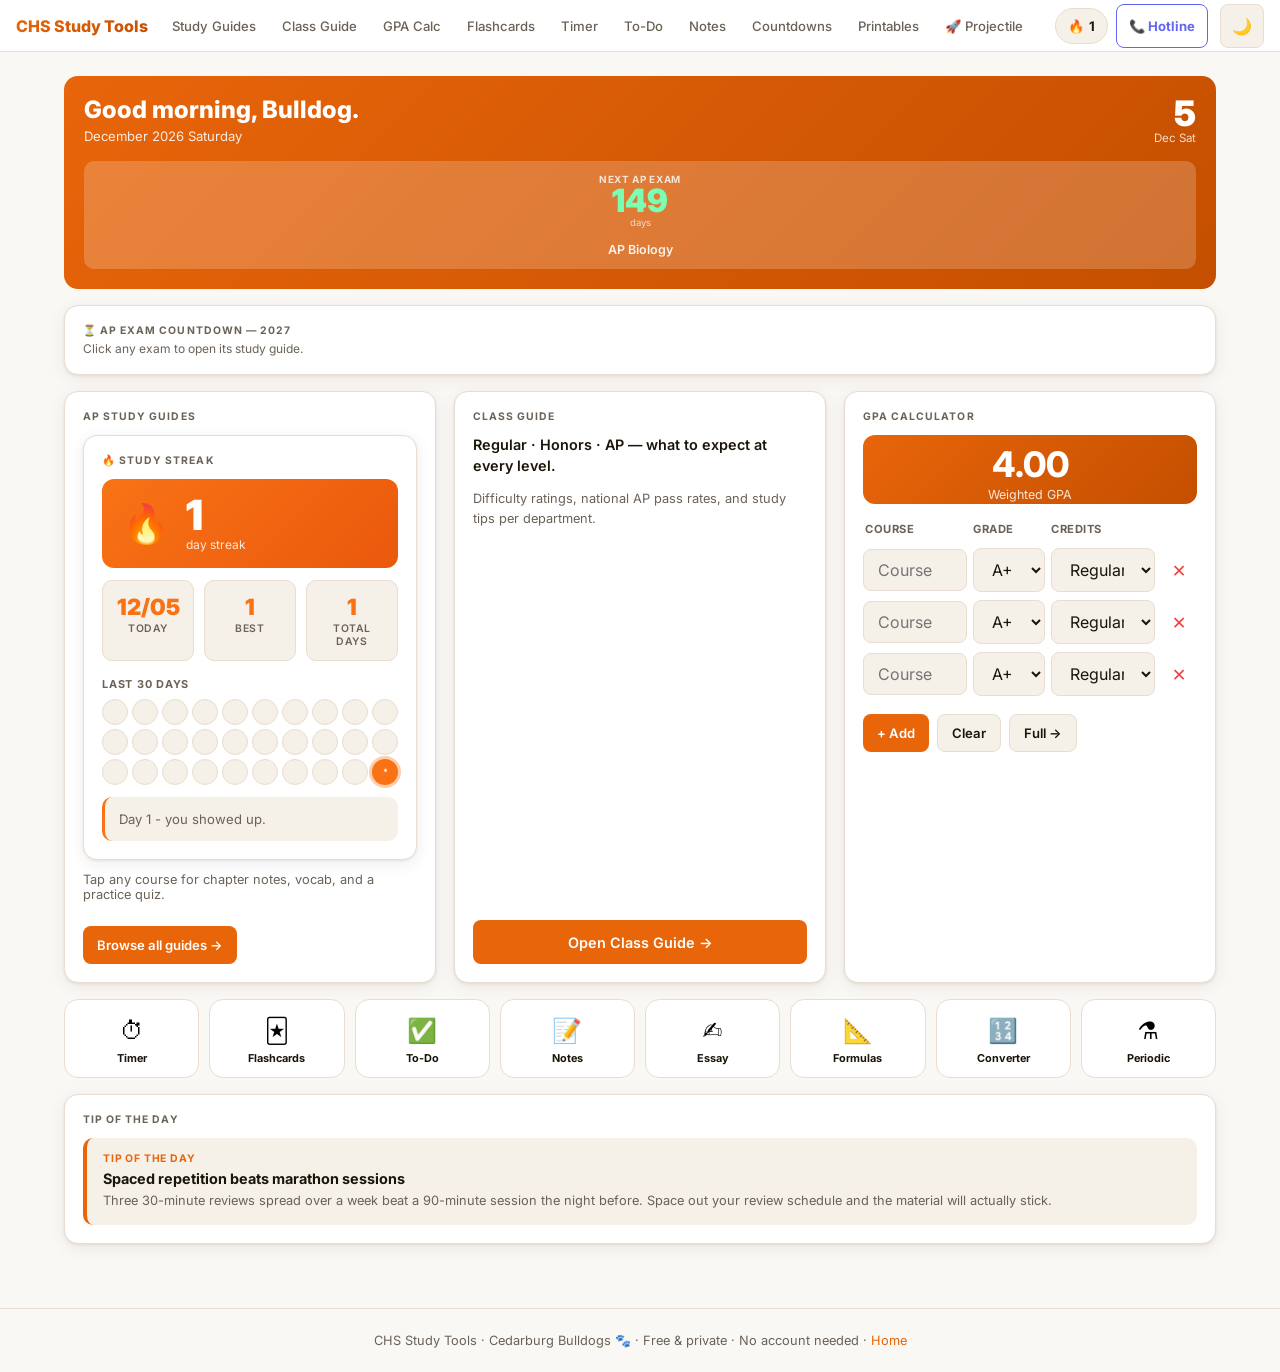
<file: index.html>
﻿<!DOCTYPE html>
<html lang="en" data-theme="light">
<head>
  <meta charset="UTF-8" />
  <meta name="viewport" content="width=device-width, initial-scale=1.0, viewport-fit=cover" />
  <meta name="mobile-web-app-capable" content="yes" />
  <meta name="apple-mobile-web-app-capable" content="yes" />
  <meta name="apple-mobile-web-app-status-bar-style" content="default" />
  <meta name="theme-color" content="#ffffff" media="(prefers-color-scheme: light)" />
  <meta name="theme-color" content="#1c1409"  media="(prefers-color-scheme: dark)" />
  <title>CHS Study Tools — Cedarburg Bulldogs</title>
  <link rel="preconnect" href="https://fonts.googleapis.com" />
  <link rel="preconnect" href="https://fonts.gstatic.com" crossorigin />
  <link href="https://fonts.googleapis.com/css2?family=Inter:wght@300;400;500;600;700;800&display=swap" rel="stylesheet" />
  <style>
    /* =========================================================
       DESIGN TOKENS
    ========================================================= */
    :root {
      --bg:        #faf8f5;
      --surface:   #ffffff;
      --surface2:  #f5f0e8;
      --border:    #e8ddd0;
      --text:      #1a1509;
      --muted:     #6b6257;
      --accent:    #e8650a;
      --accent2:   #c44f00;
      --green:     #10b981;
      --red:       #ef4444;
      --orange:    #e8650a;
      --blue:      #3b82f6;
      --shadow:    0 1px 3px rgba(0,0,0,.07), 0 4px 16px rgba(60,30,0,.08);
      --radius:    14px;
      --radius-sm: 8px;
      --transition: .2s ease;
      --nav-h:     52px;
      --tab-h:     64px;
    }
    [data-theme="dark"] {
      --bg:       #110d07;
      --surface:  #1c1409;
      --surface2: #271c0e;
      --border:   #3a2a18;
      --text:     #f5ede0;
      --muted:    #a89070;
      --shadow:   0 1px 3px rgba(0,0,0,.4), 0 4px 16px rgba(0,0,0,.3);
    }

    /* =========================================================
       RESET & BASE
    ========================================================= */
    *, *::before, *::after { box-sizing: border-box; margin: 0; padding: 0; }
    html { scroll-behavior: smooth; }
    body {
      font-family: 'Inter', system-ui, sans-serif;
      background: var(--bg);
      color: var(--text);
      min-height: 100vh;
      /* safe area for notch/home bar */
      padding-bottom: env(safe-area-inset-bottom, 0px);
      transition: background var(--transition), color var(--transition);
    }
    a { color: var(--accent); text-decoration: none; }
    button { cursor: pointer; font-family: inherit; touch-action: manipulation; }
    input, select, textarea {
      font-family: inherit;
      background: var(--surface2);
      color: var(--text);
      border: 1.5px solid var(--border);
      border-radius: var(--radius-sm);
      padding: 10px 14px;
      font-size: 16px; /* prevents iOS zoom */
      outline: none;
      transition: border-color var(--transition);
      width: 100%;
    }
    input:focus, select:focus, textarea:focus { border-color: var(--accent); }
    h1,h2,h3,h4 { line-height: 1.2; }

    /* =========================================================
       TOP NAV (visible on all sizes)
    ========================================================= */
    .nav {
      position: sticky; top: 0; z-index: 200;
      background: var(--surface);
      border-bottom: 1.5px solid var(--border);
      display: flex; align-items: center;
      padding: 0 16px; height: var(--nav-h);
    }
    .nav-brand {
      font-size: 1rem; font-weight: 800;
      background: linear-gradient(135deg, var(--accent), var(--accent2));
      -webkit-background-clip: text; -webkit-text-fill-color: transparent;
      background-clip: text;
      white-space: nowrap; flex-shrink: 0; cursor: pointer;
      margin-right: 12px;
    }
    /* desktop nav links — hidden on mobile */
    .nav-links {
      display: none;
    }
    .nav-link {
      color: var(--muted); font-size: .82rem; font-weight: 500;
      padding: 8px 12px; border-radius: 8px;
      white-space: nowrap;
      background: none; border: none; min-height: 44px;
      display: flex; align-items: center;
      transition: color var(--transition), background var(--transition);
    }
    .nav-link:hover  { color: var(--text); background: var(--surface2); }
    .nav-link.active { color: var(--accent); font-weight: 700; background: var(--surface2); }
    /* dropdown */
    .nav-dropdown { position: relative; flex-shrink: 0; }
    .nav-dropdown-btn {
      color: var(--muted); font-size: .82rem; font-weight: 500;
      padding: 8px 12px; border-radius: 8px; min-height: 44px;
      white-space: nowrap; background: none; border: none;
      display: flex; align-items: center;
      transition: color var(--transition), background var(--transition);
    }
    .nav-dropdown-btn:hover { color: var(--text); background: var(--surface2); }
    .nav-dropdown-menu {
      display: none; position: absolute; top: calc(100% + 6px); right: 0;
      background: var(--surface); border: 1.5px solid var(--border);
      border-radius: var(--radius); box-shadow: var(--shadow);
      min-width: 200px; padding: 6px; z-index: 300;
    }
    .nav-dropdown.open .nav-dropdown-menu { display: flex; flex-direction: column; gap: 2px; }
    .nav-dropdown-item {
      color: var(--text); font-size: .88rem; font-weight: 500;
      padding: 10px 14px; border-radius: 8px; min-height: 44px;
      white-space: nowrap; background: none; border: none;
      cursor: pointer; text-align: left; width: 100%;
      display: flex; align-items: center;
      transition: background var(--transition), color var(--transition);
    }
    .nav-dropdown-item:hover  { background: var(--surface2); color: var(--accent); }
    .nav-dropdown-item.active { color: var(--accent); font-weight: 700; }
    .nav-right {
      margin-left: auto; display: flex; align-items: center; gap: 8px;
    }
    .theme-btn {
      background: var(--surface2); border: 1.5px solid var(--border);
      border-radius: 8px; padding: 8px 10px; font-size: 1rem;
      min-height: 44px; min-width: 44px;
      display: flex; align-items: center; justify-content: center;
      color: var(--text); transition: background var(--transition);
    }
    .theme-btn:hover { background: var(--border); }

    /* =========================================================
       BOTTOM TAB BAR (mobile only)
    ========================================================= */
    .tab-bar {
      display: flex;
      position: fixed; bottom: 0; left: 0; right: 0; z-index: 200;
      background: var(--surface);
      border-top: 1.5px solid var(--border);
      height: calc(var(--tab-h) + env(safe-area-inset-bottom, 0px));
      padding-bottom: env(safe-area-inset-bottom, 0px);
    }
    .tab-btn {
      flex: 1; display: flex; flex-direction: column;
      align-items: center; justify-content: center; gap: 3px;
      background: none; border: none; padding: 8px 4px;
      color: var(--muted); transition: color var(--transition);
      min-height: 44px;
    }
    .tab-btn.active { color: var(--accent); }
    .tab-btn.active .tab-icon { transform: scale(1.1); }
    .tab-icon { font-size: 1.35rem; transition: transform var(--transition); }
    .tab-label { font-size: .6rem; font-weight: 600; text-transform: uppercase;
      letter-spacing: .04em; white-space: nowrap; }
    /* "More" tab opens a sheet */
    .more-sheet {
      display: none; position: fixed; inset: 0; z-index: 250;
    }
    .more-sheet.open { display: block; }
    .more-sheet-backdrop {
      position: absolute; inset: 0;
      background: rgba(0,0,0,.4); backdrop-filter: blur(2px);
    }
    .more-sheet-panel {
      position: absolute; bottom: 0; left: 0; right: 0;
      background: var(--surface);
      border-radius: var(--radius) var(--radius) 0 0;
      padding: 12px 16px calc(var(--tab-h) + env(safe-area-inset-bottom,0px) + 12px);
      max-height: 80vh; overflow-y: auto;
    }
    .more-sheet-handle {
      width: 36px; height: 4px; border-radius: 99px;
      background: var(--border); margin: 0 auto 16px;
    }
    .more-sheet-title {
      font-size: .68rem; font-weight: 700; text-transform: uppercase;
      letter-spacing: .1em; color: var(--muted); margin-bottom: 10px;
    }
    .more-sheet-grid {
      display: grid; grid-template-columns: 1fr 1fr; gap: 10px;
    }
    .more-sheet-btn {
      display: flex; align-items: center; gap: 12px;
      background: var(--surface2); border: 1.5px solid var(--border);
      border-radius: 12px; padding: 14px; font-size: .88rem; font-weight: 600;
      color: var(--text); text-align: left; min-height: 56px;
      transition: border-color var(--transition), background var(--transition);
    }
    .more-sheet-btn:hover, .more-sheet-btn.active { border-color: var(--accent); color: var(--accent); }
    .more-sheet-icon { font-size: 1.3rem; flex-shrink: 0; }
    .more-sheet-divider {
      border: none; border-top: 1px solid var(--border);
      margin: 12px 0;
    }
    .more-sheet-links { display: flex; flex-direction: column; gap: 8px; }
    .more-sheet-link {
      display: flex; align-items: center; gap: 12px;
      background: var(--surface2); border: 1.5px solid var(--border);
      border-radius: 12px; padding: 14px; font-size: .88rem; font-weight: 600;
      color: var(--text); min-height: 56px;
      transition: border-color var(--transition);
      text-decoration: none;
    }
    .more-sheet-link:hover { border-color: var(--accent); }

    /* =========================================================
       PAGE PANELS
    ========================================================= */
    .page-panel {
      display: none;
      min-height: calc(100vh - var(--nav-h) - var(--tab-h));
      /* leave room for bottom tab bar on mobile */
      padding-bottom: calc(var(--tab-h) + env(safe-area-inset-bottom, 0px) + 16px);
    }
    .page-panel.active { display: block; animation: fadeIn .15s ease; }
    @keyframes fadeIn { from { opacity: 0; transform: translateY(4px); } to { opacity: 1; transform: none; } }

    /* =========================================================
       PANEL HERO (page titles)
    ========================================================= */
    .panel-hero {
      background: var(--surface);
      border-bottom: 1.5px solid var(--border);
      padding: 20px 16px 16px;
    }
    .panel-hero-inner {
      max-width: 900px; margin: 0 auto;
    }
    .panel-hero-title { font-size: 1.4rem; font-weight: 800; line-height: 1.15; }
    .panel-hero-title span { color: var(--accent); }
    .panel-hero-sub { font-size: .82rem; color: var(--muted); margin-top: 4px; }

    /* =========================================================
       PANEL INNER WRAPPERS
    ========================================================= */
    .panel-inner {
      max-width: 900px; margin: 0 auto;
      padding: 16px 16px 24px;
      display: flex; flex-direction: column; gap: 16px;
    }
    .panel-inner.single { max-width: 580px; }
    .panel-inner.wide   { max-width: 900px; }
    .panel-inner.full   { max-width: 100%; }
    .tools-grid { padding: 16px; }

    /* =========================================================
       CARDS
    ========================================================= */
    .card {
      background: var(--surface);
      border: 1.5px solid var(--border);
      border-radius: var(--radius);
      box-shadow: var(--shadow);
      padding: 20px;
      display: flex; flex-direction: column; gap: 16px;
    }
    .card-title { font-size: 1rem; font-weight: 700; }
    .card-subtitle { font-size: .78rem; color: var(--muted); margin-top: 2px; }

    /* =========================================================
       BUTTONS
    ========================================================= */
    .btn {
      display: inline-flex; align-items: center; justify-content: center; gap: 6px;
      border: none; border-radius: var(--radius-sm);
      padding: 12px 20px; font-size: .9rem; font-weight: 600;
      min-height: 44px; touch-action: manipulation;
      transition: opacity var(--transition), transform var(--transition), background var(--transition);
    }
    .btn:active { transform: scale(.97); }
    .btn-primary { background: var(--accent); color: #fff; }
    .btn-primary:hover { opacity: .88; }
    .btn-ghost {
      background: var(--surface2); color: var(--text);
      border: 1.5px solid var(--border);
    }
    .btn-ghost:hover { background: var(--border); }
    .btn-green { background: var(--green); color: #fff; }
    .btn-red   { background: var(--red);   color: #fff; }
    .btn-sm { padding: 8px 14px; font-size: .82rem; min-height: 38px; }
    .btn-full { width: 100%; }
    .btn-row { display: flex; gap: 8px; flex-wrap: wrap; }

    /* =========================================================
       DASHBOARD
    ========================================================= */
    .dash-grid {
      display: flex; flex-direction: column; gap: 16px;
      padding: 16px 16px 24px; max-width: 1100px; margin: 0 auto;
    }

    /* Hero */
    .dash-hero {
      background: linear-gradient(135deg, var(--accent) 0%, var(--accent2) 100%);
      border-radius: var(--radius); padding: 20px;
      color: #fff;
    }
    .dash-hero-top {
      display: flex; align-items: flex-start; justify-content: space-between; gap: 12px;
      margin-bottom: 14px;
    }
    .dash-hero-greeting { font-size: 1.25rem; font-weight: 800; line-height: 1.2; }
    .dash-hero-date { font-size: .82rem; opacity: .88; margin-top: 3px; }
    .dash-hero-day { text-align: right; flex-shrink: 0; }
    .date-day  { font-size: 2.2rem; font-weight: 900; line-height: 1; }
    .date-rest { font-size: .72rem; opacity: .8; }
    .dash-next-exam {
      background: rgba(255,255,255,.2); border-radius: 10px;
      padding: 12px 16px; display: flex; align-items: center; gap: 14px;
    }
    .dash-next-exam-label { font-size: .62rem; font-weight: 700; text-transform: uppercase;
      letter-spacing: .07em; opacity: .8; }
    .dash-next-exam-days { font-size: 2rem; font-weight: 900; line-height: 1; }
    .dash-next-exam-name { font-size: .78rem; opacity: .9; font-weight: 600; }

    /* Primary cards */
    .dash-primary {
      display: flex; flex-direction: column; gap: 14px;
    }
    .dash-card {
      background: var(--surface); border: 1.5px solid var(--border);
      border-radius: var(--radius); box-shadow: var(--shadow);
      padding: 18px; display: flex; flex-direction: column; gap: 12px;
    }
    .dash-card-title {
      font-size: .65rem; font-weight: 700; text-transform: uppercase;
      letter-spacing: .1em; color: var(--muted);
    }

    /* Guide pills */
    .guide-pills { display: flex; flex-wrap: wrap; gap: 7px; }
    .guide-pill {
      background: var(--surface2); border: 1.5px solid var(--border);
      border-radius: 99px; padding: 7px 14px;
      font-size: .8rem; font-weight: 600; color: var(--text);
      cursor: pointer; min-height: 36px; touch-action: manipulation;
      transition: background var(--transition), border-color var(--transition), color var(--transition);
    }
    .guide-pill:hover, .guide-pill:active { background: var(--accent); border-color: var(--accent); color: #fff; }

    /* Tools strip */
    .dash-tools-strip {
      display: grid;
      grid-template-columns: repeat(4, 1fr);
      gap: 10px;
    }
    .quick-tool-btn {
      background: var(--surface); border: 1.5px solid var(--border);
      border-radius: var(--radius); padding: 16px 8px 12px;
      display: flex; flex-direction: column; align-items: center; gap: 6px;
      cursor: pointer; min-height: 76px; touch-action: manipulation;
      transition: border-color var(--transition), background var(--transition);
    }
    .quick-tool-btn:hover, .quick-tool-btn:active { border-color: var(--accent); background: var(--surface2); }
    .quick-tool-icon  { font-size: 1.5rem; }
    .quick-tool-label { font-size: .68rem; font-weight: 700; color: var(--text); text-align: center; line-height: 1.3; }
    .quick-tool-sub   { display: none; }

    /* Tip of day */
    .tip-of-day {
      background: var(--surface2); border-radius: 10px; padding: 14px 16px;
      border-left: 4px solid var(--accent);
    }
    .tip-of-day-label { font-size: .65rem; font-weight: 700; color: var(--accent);
      text-transform: uppercase; letter-spacing: .08em; margin-bottom: 5px; }
    .tip-of-day-title { font-size: .9rem; font-weight: 700; margin-bottom: 4px; }
    .tip-of-day-body  { font-size: .8rem; color: var(--muted); line-height: 1.55; }

    /* What-if GPA */
    .whatif-row { display: flex; align-items: center; gap: 10px; }
    .whatif-row label { font-size: .8rem; color: var(--muted); flex: 1; }
    .whatif-row input { max-width: 110px; flex-shrink: 0; }
    .whatif-result {
      background: var(--surface2); border-radius: 10px; padding: 14px;
      text-align: center;
    }
    .whatif-result .big { font-size: 2rem; font-weight: 900; color: var(--accent); }
    .whatif-result .sub { font-size: .72rem; color: var(--muted); margin-top: 2px; }

    /* =========================================================
       AP STUDY GUIDES — MOBILE DRAWER + CONTENT
    ========================================================= */
    /* course list drawer — slides up from bottom on mobile */
    .guides-layout {
      display: flex; flex-direction: column;
    }
    .guides-sidebar {
      background: var(--surface);
      border-bottom: 1.5px solid var(--border);
    }
    .guides-sidebar-search {
      padding: 12px 16px;
      border-bottom: 1px solid var(--border);
      position: sticky; top: var(--nav-h); z-index: 10;
      background: var(--surface);
    }
    .guides-course-group { border-bottom: 1px solid var(--border); }
    .guides-course-header {
      padding: 10px 16px; font-size: .68rem; font-weight: 700;
      text-transform: uppercase; letter-spacing: .09em; color: var(--muted);
      background: var(--surface2);
    }
    .guides-course-btn {
      display: block; width: 100%; text-align: left;
      padding: 13px 16px 13px 22px; font-size: .9rem; font-weight: 500;
      background: none; border: none; color: var(--text);
      cursor: pointer; border-left: 3px solid transparent; min-height: 48px;
      transition: background var(--transition), color var(--transition), border-color var(--transition);
    }
    .guides-course-btn:hover, .guides-course-btn:active { background: var(--surface2); color: var(--accent); }
    .guides-course-btn.active {
      background: var(--surface2); color: var(--accent);
      border-left-color: var(--accent); font-weight: 700;
    }
    .guides-content { padding: 16px 16px 24px; }
    .guides-course-title { font-size: 1.25rem; font-weight: 800; margin-bottom: 4px; }
    .guides-course-meta {
      font-size: .78rem; color: var(--muted); margin-bottom: 16px;
      display: flex; gap: 12px; flex-wrap: wrap;
    }
    .guides-placeholder {
      text-align: center; padding: 60px 20px; color: var(--muted);
    }
    .guides-placeholder h3 { font-size: 1rem; font-weight: 700; margin-bottom: 6px; color: var(--text); }
    .guides-placeholder p  { font-size: .82rem; line-height: 1.6; }

    /* chapters */
    .guides-chapter-list { display: flex; flex-direction: column; gap: 10px; }
    .guides-chapter {
      background: var(--surface); border: 1.5px solid var(--border);
      border-radius: var(--radius); overflow: hidden;
    }
    .guides-chapter-header {
      display: flex; align-items: center; gap: 12px;
      padding: 14px 16px; cursor: pointer; min-height: 52px;
      transition: background var(--transition); user-select: none;
    }
    .guides-chapter-header:hover, .guides-chapter-header:active { background: var(--surface2); }
    .guides-chapter-num {
      width: 32px; height: 32px; border-radius: 8px;
      background: var(--accent); color: #fff;
      font-size: .78rem; font-weight: 800;
      display: flex; align-items: center; justify-content: center; flex-shrink: 0;
    }
    .guides-chapter-title { font-size: .9rem; font-weight: 700; flex: 1; }
    .guides-chapter-toggle { color: var(--muted); font-size: .85rem; transition: transform var(--transition); }
    .guides-chapter.open .guides-chapter-toggle { transform: rotate(90deg); }
    .guides-chapter-body { display: none; padding: 0 16px 16px; border-top: 1px solid var(--border); }
    .guides-chapter.open .guides-chapter-body { display: block; }

    .guides-section { margin-top: 16px; }
    .guides-section-title {
      font-size: .68rem; font-weight: 700; text-transform: uppercase;
      letter-spacing: .08em; color: var(--accent); margin-bottom: 8px;
      padding-bottom: 5px; border-bottom: 1px solid var(--border);
    }
    .guides-concepts { display: flex; flex-direction: column; gap: 8px; }
    .guides-concept {
      background: var(--surface2); border-radius: 8px; padding: 12px 14px;
      font-size: .84rem; line-height: 1.55;
    }
    .guides-concept strong { color: var(--text); display: block; margin-bottom: 3px; font-size: .88rem; }
    .guides-vocab { display: flex; flex-direction: column; gap: 6px; }
    .guides-vocab-item {
      display: flex; flex-direction: column; gap: 2px;
      font-size: .82rem; line-height: 1.5;
      padding: 8px 12px; background: var(--surface2); border-radius: 8px;
    }
    .guides-vocab-term { font-weight: 700; color: var(--text); }
    .guides-vocab-def  { color: var(--muted); }
    .guides-tips-list  { display: flex; flex-direction: column; gap: 8px; }
    .guides-tip-item {
      font-size: .82rem; line-height: 1.55; color: var(--text);
      background: var(--surface2); border-radius: 8px; padding: 10px 12px;
      border-left: 3px solid var(--green);
    }
    .guides-frq-box {
      background: var(--surface2); border-radius: 8px; padding: 12px 14px;
      border-left: 4px solid var(--orange); font-size: .82rem; line-height: 1.55;
      margin-top: 6px;
    }
    .guides-frq-box strong { display: block; margin-bottom: 4px; font-size: .82rem; color: var(--orange); }

    /* =========================================================
       POMODORO
    ========================================================= */
    .pomo-display {
      text-align: center; background: var(--surface2);
      border-radius: 12px; padding: 28px 20px;
    }
    .pomo-mode { font-size: .75rem; font-weight: 600; letter-spacing: .08em;
      text-transform: uppercase; color: var(--muted); margin-bottom: 6px; }
    .pomo-time {
      font-size: 4rem; font-weight: 800; letter-spacing: -.02em;
      font-variant-numeric: tabular-nums;
      background: linear-gradient(135deg, var(--accent), var(--accent2));
      -webkit-background-clip: text; -webkit-text-fill-color: transparent;
      background-clip: text;
    }
    .pomo-sessions { font-size: .78rem; color: var(--muted); margin-top: 4px; }
    .pomo-bar-wrap { background: var(--surface2); border-radius: 99px; height: 6px; overflow: hidden; }
    .pomo-bar { height: 100%; border-radius: 99px;
      background: linear-gradient(90deg, var(--accent), var(--accent2));
      transition: width .5s linear; }
    .pomo-settings { display: grid; grid-template-columns: 1fr 1fr 1fr; gap: 10px; }
    .pomo-settings label { font-size: .78rem; color: var(--muted); display: block; margin-bottom: 4px; }

    /* =========================================================
       FLASHCARDS
    ========================================================= */
    .fc-scene { perspective: 800px; height: 180px; }
    .fc-card {
      position: relative; width: 100%; height: 100%;
      transform-style: preserve-3d;
      transition: transform .45s cubic-bezier(.4,0,.2,1); cursor: pointer;
    }
    .fc-card.flipped { transform: rotateY(180deg); }
    .fc-face {
      position: absolute; inset: 0; backface-visibility: hidden;
      border-radius: 12px; display: flex; align-items: center; justify-content: center;
      padding: 16px; text-align: center; font-size: 1rem; font-weight: 500;
    }
    .fc-front { background: linear-gradient(135deg, var(--accent) 0%, var(--accent2) 100%); color: #fff; }
    .fc-back  { background: var(--surface2); color: var(--text); transform: rotateY(180deg); }
    .fc-hint  { font-size: .72rem; color: var(--muted); text-align: center; }
    .fc-nav   { display: flex; align-items: center; justify-content: space-between; }
    .fc-counter { font-size: .85rem; color: var(--muted); font-weight: 600; }
    .fc-add { display: flex; flex-direction: column; gap: 10px; }
    .fc-add-row { display: flex; gap: 8px; }
    .fc-list { max-height: 140px; overflow-y: auto; display: flex; flex-direction: column; gap: 6px; }
    .fc-item {
      display: flex; align-items: center; gap: 8px;
      background: var(--surface2); border-radius: 8px; padding: 10px 12px;
      font-size: .82rem;
    }
    .fc-item span { flex: 1; }
    .fc-item button { background: none; border: none; color: var(--red); font-size: 1rem; padding: 4px; min-width: 32px; }
    .fc-empty { text-align: center; color: var(--muted); font-size: .85rem; padding: 20px 0; }

    /* =========================================================
       GPA CALCULATOR
    ========================================================= */
    .gpa-rows { display: flex; flex-direction: column; gap: 8px; }
    .gpa-header { display: grid; grid-template-columns: 1fr 72px 1fr 36px; gap: 6px; padding: 0 2px; font-size: .7rem; font-weight: 700; text-transform: uppercase; letter-spacing: .05em; color: var(--muted); }
    .gpa-row { display: grid; grid-template-columns: 1fr 72px 1fr 36px; gap: 6px; align-items: center; }
    .gpa-row input  { width: 100%; }
    .gpa-row select { width: 100%; }
    .gpa-row button { background: none; border: none; color: var(--red); font-size: 1.1rem; min-height: 36px; padding: 0; }
    .gpa-result {
      background: linear-gradient(135deg, var(--accent), var(--accent2));
      border-radius: 12px; padding: 20px; text-align: center; color: #fff;
    }
    .gpa-result .gpa-val { font-size: 2.8rem; font-weight: 800; }
    .gpa-result .gpa-label { font-size: .78rem; opacity: .85; margin-top: 2px; }

    /* =========================================================
       UNIT CONVERTER
    ========================================================= */
    .conv-tabs { display: flex; gap: 6px; flex-wrap: wrap; }
    .conv-tab {
      background: var(--surface2); border: 1.5px solid var(--border);
      border-radius: 8px; padding: 8px 12px; font-size: .82rem; font-weight: 600;
      color: var(--muted); min-height: 38px; transition: all var(--transition);
    }
    .conv-tab.active { background: var(--accent); border-color: var(--accent); color: #fff; }
    .conv-fields { display: flex; flex-direction: column; gap: 12px; }
    .conv-arrow { text-align: center; font-size: 1.4rem; color: var(--muted); }
    .conv-fields label { font-size: .78rem; color: var(--muted); margin-bottom: 4px; display: block; }

    /* =========================================================
       FORMULA REFERENCE
    ========================================================= */
    .formula-tabs { display: flex; gap: 6px; flex-wrap: wrap; }
    .formula-tab {
      background: var(--surface2); border: 1.5px solid var(--border);
      border-radius: 8px; padding: 8px 12px; font-size: .82rem; font-weight: 600;
      color: var(--muted); min-height: 38px; transition: all var(--transition);
    }
    .formula-tab.active { background: var(--green); border-color: var(--green); color: #fff; }
    .formula-list { display: none; flex-direction: column; gap: 10px; }
    .formula-list.active { display: flex; }
    .formula-item { background: var(--surface2); border-radius: 10px; padding: 14px 16px; }
    .formula-name { font-size: .72rem; font-weight: 700; color: var(--muted); text-transform: uppercase; letter-spacing: .05em; }
    .formula-eq { font-size: 1rem; font-weight: 600; margin: 5px 0; font-family: 'Courier New', monospace; color: var(--accent); }
    .formula-desc { font-size: .8rem; color: var(--muted); }

    /* =========================================================
       ESSAY OUTLINE
    ========================================================= */
    .outline-section { display: flex; flex-direction: column; gap: 10px; }
    .outline-label { font-size: .72rem; font-weight: 700; text-transform: uppercase; letter-spacing: .07em; color: var(--muted); }
    .outline-block {
      background: var(--surface2); border-radius: 10px; padding: 14px;
      border-left: 3px solid var(--accent);
    }
    .outline-block.green  { border-color: var(--green); }
    .outline-block.orange { border-color: var(--orange); }
    .outline-title { font-size: .84rem; font-weight: 600; margin-bottom: 8px; }
    .outline-block textarea { min-height: 64px; resize: vertical; }
    .outline-divider {
      display: flex; align-items: center; gap: 8px;
      color: var(--muted); font-size: .78rem;
    }
    .outline-divider::before, .outline-divider::after {
      content: ''; flex: 1; height: 1px; background: var(--border);
    }
    .word-count { font-size: .72rem; color: var(--muted); text-align: right; }

    /* =========================================================
       TO-DO LIST
    ========================================================= */
    .todo-input-row { display: flex; gap: 8px; }
    .todo-input-row input { flex: 1; }
    .todo-list { display: flex; flex-direction: column; gap: 8px; max-height: 320px; overflow-y: auto; }
    .todo-item {
      display: flex; align-items: center; gap: 10px;
      background: var(--surface2); border-radius: 10px; padding: 12px 14px;
      border-left: 3px solid var(--border); min-height: 48px;
      transition: opacity var(--transition);
    }
    .todo-item.done { opacity: .45; }
    .todo-item.done .todo-text { text-decoration: line-through; }
    .todo-item.high   { border-left-color: var(--red); }
    .todo-item.low    { border-left-color: var(--blue); }
    .todo-item.normal { border-left-color: var(--accent); }
    .todo-cb   { width: 20px; height: 20px; accent-color: var(--accent); cursor: pointer; flex-shrink: 0; }
    .todo-text { flex: 1; font-size: .9rem; }
    .todo-del  { background: none; border: none; color: var(--muted); font-size: 1rem; padding: 4px; min-width: 36px; min-height: 36px; }
    .todo-del:hover { color: var(--red); }
    .todo-footer { display: flex; align-items: center; justify-content: space-between; }
    .todo-empty { text-align: center; color: var(--muted); font-size: .85rem; padding: 20px 0; }

    /* =========================================================
       PERIODIC TABLE
    ========================================================= */
    .pt-search { margin-bottom: 10px; }
    .pt-grid {
      display: grid; grid-template-columns: repeat(18, 1fr);
      gap: 2px; overflow-x: auto; -webkit-overflow-scrolling: touch;
    }
    .pt-element {
      background: var(--surface2); border: 1px solid var(--border);
      border-radius: 3px; padding: 2px 1px;
      text-align: center; cursor: pointer; min-width: 28px;
      transition: transform .1s, background var(--transition); position: relative;
    }
    .pt-element:hover, .pt-element:active { transform: scale(1.15); z-index: 10; background: var(--accent); color: #fff; }
    .pt-num { font-size: .4rem; color: var(--muted); }
    .pt-element:hover .pt-num { color: rgba(255,255,255,.8); }
    .pt-sym { font-size: .65rem; font-weight: 700; }
    .pt-element.alkali     { background: #fde68a30; border-color: #f59e0b60; }
    .pt-element.alkaline   { background: #bbf7d030; border-color: #10b98160; }
    .pt-element.transition { background: #bfdbfe30; border-color: #3b82f660; }
    .pt-element.nonmetal   { background: #ddd6fe30; border-color: #8b5cf660; }
    .pt-element.noble      { background: #fce7f330; border-color: #ec489960; }
    .pt-element.metalloid  { background: #fed7aa30; border-color: #f9731660; }
    .pt-element.halogen    { background: #cffafe30; border-color: #06b6d460; }
    .pt-element.lanthanide { background: #e0e7ff30; border-color: #6366f160; }
    .pt-element.actinide   { background: #fce7f330; border-color: #a855f760; }
    .pt-element.post-metal { background: #f0fdf430; border-color: #22c55e60; }
    .pt-placeholder { visibility: hidden; }
    .pt-detail {
      background: var(--surface2); border-radius: 12px; padding: 14px 16px;
      border: 1.5px solid var(--border); margin-top: 8px; display: none;
    }
    .pt-detail.visible { display: block; }
    .pt-detail h3 { font-size: 1.1rem; }
    .pt-detail-grid { display: grid; grid-template-columns: 1fr 1fr; gap: 6px; margin-top: 8px; }
    .pt-detail-item { font-size: .8rem; color: var(--muted); }
    .pt-detail-item strong { color: var(--text); }
    .pt-legend { display: flex; gap: 8px; flex-wrap: wrap; margin-top: 8px; }
    .pt-legend-item { display: flex; align-items: center; gap: 4px; font-size: .65rem; color: var(--muted); }
    .pt-legend-swatch { width: 10px; height: 10px; border-radius: 2px; }

    /* =========================================================
       STUDY TIPS
    ========================================================= */
    .tips-top { display: flex; flex-wrap: wrap; gap: 10px; }
    .tips-cat-tabs { display: flex; gap: 6px; flex-wrap: wrap; }
    .tips-cat-tab {
      background: var(--surface2); border: 1.5px solid var(--border);
      border-radius: 8px; padding: 8px 14px; font-size: .8rem; font-weight: 600;
      color: var(--muted); cursor: pointer; min-height: 38px;
      transition: all var(--transition);
    }
    .tips-cat-tab.active { background: var(--accent); border-color: var(--accent); color: #fff; }
    .tips-grid { display: flex; flex-direction: column; gap: 10px; }
    .tip-card {
      background: var(--surface2); border-radius: 10px; padding: 14px 16px;
      border-left: 3px solid var(--accent);
      display: flex; flex-direction: column; gap: 4px;
    }
    .tip-card-title { font-size: .88rem; font-weight: 700; }
    .tip-card-body  { font-size: .8rem; color: var(--muted); line-height: 1.55; }

    /* =========================================================
       QUICK LINKS
    ========================================================= */
    .qlinks-grid { display: flex; flex-direction: column; gap: 10px; }
    .qlink {
      display: flex; align-items: center; gap: 12px;
      background: var(--surface2); border: 1.5px solid var(--border);
      border-radius: 12px; padding: 14px 16px; min-height: 56px;
      text-decoration: none; color: var(--text);
      transition: border-color var(--transition), background var(--transition);
    }
    .qlink:hover, .qlink:active { border-color: var(--accent); }
    .qlink-icon { width: 38px; height: 38px; border-radius: 10px;
      display: flex; align-items: center; justify-content: center;
      font-size: 1.1rem; flex-shrink: 0; color: #fff; }
    .qlink-label { font-size: .9rem; font-weight: 700; }
    .qlink-sub   { font-size: .72rem; color: var(--muted); }

    /* =========================================================
       CLASS DIFFICULTY GUIDE
    ========================================================= */
    .diff-tabs { display: flex; gap: 8px; flex-wrap: wrap; margin-bottom: 4px; }
    .diff-tab {
      display: flex; align-items: center; gap: 6px;
      background: var(--surface2); border: 1.5px solid var(--border);
      border-radius: 8px; padding: 10px 16px; font-size: .85rem; font-weight: 600;
      color: var(--muted); min-height: 44px; transition: all var(--transition);
    }
    .diff-tab.active { color: #fff; border-color: transparent; }
    .diff-panel { display: none; }
    .diff-panel.active { display: block; }
    .diff-header {
      display: flex; align-items: flex-start; gap: 12px;
      background: var(--surface2); border-radius: 12px; padding: 16px;
      margin-bottom: 14px;
    }
    .diff-badge { font-size: 1.8rem; font-weight: 900; line-height: 1; min-width: 44px; text-align: center; }
    .diff-title { font-size: 1rem; font-weight: 700; margin-bottom: 3px; }
    .diff-meta  { font-size: .78rem; color: var(--muted); line-height: 1.55; }
    .diff-body  { display: flex; flex-direction: column; gap: 14px; }
    .diff-col-title { font-size: .68rem; font-weight: 700; text-transform: uppercase;
      letter-spacing: .07em; color: var(--muted); margin-bottom: 8px; }
    .diff-tips { display: flex; flex-direction: column; gap: 8px; }
    .diff-tip  { display: flex; align-items: flex-start; gap: 8px;
      font-size: .84rem; line-height: 1.55; color: var(--text); }
    .diff-tip-icon { flex-shrink: 0; font-size: .9rem; margin-top: 2px; }
    .diff-expect { display: flex; flex-direction: column; gap: 8px; }
    .diff-expect-item {
      background: var(--surface2); border-radius: 8px; padding: 10px 14px;
      font-size: .82rem; line-height: 1.55; color: var(--muted);
      border-left: 3px solid var(--border);
    }
    .diff-subjects { display: flex; gap: 6px; flex-wrap: wrap; margin-top: 10px; }
    .diff-subject-tag {
      background: var(--surface2); border: 1.5px solid var(--border);
      border-radius: 99px; padding: 5px 12px; font-size: .74rem; font-weight: 600;
      color: var(--muted);
    }
    /* AP course table */
    .ap-table-wrap { margin-top: 10px; overflow-x: auto; }
    .ap-table-header {
      display: grid; grid-template-columns: 1fr 80px 160px 60px;
      gap: 8px; padding: 6px 10px;
      font-size: .68rem; font-weight: 700; text-transform: uppercase;
      letter-spacing: .06em; color: var(--muted);
      border-bottom: 1.5px solid var(--border);
    }
    .ap-row {
      display: grid; grid-template-columns: 1fr 80px 160px 60px;
      gap: 8px; padding: 10px; align-items: center;
      border-bottom: 1px solid var(--border); min-height: 44px;
      transition: background var(--transition);
    }
    .ap-row:hover, .ap-row:active { background: var(--surface2); }
    .ap-name { font-size: .84rem; font-weight: 600; }
    .ap-note { display: none; font-size: .72rem; color: var(--muted); margin-top: 2px; line-height: 1.4; }
    .ap-row:hover .ap-note { display: block; }
    .ap-dept-tag { font-size: .7rem; font-weight: 600; color: var(--muted);
      background: var(--surface2); border-radius: 4px; padding: 2px 6px; white-space: nowrap; }
    .ap-rate-cell { display: flex; align-items: center; gap: 8px; }
    .ap-rate-bar-wrap { flex: 1; height: 6px; background: var(--border); border-radius: 99px; overflow: hidden; }
    .ap-rate-bar { height: 100%; border-radius: 99px; transition: width .4s ease; }
    .ap-rate-num { font-size: .78rem; font-weight: 700; white-space: nowrap; min-width: 36px; }
    .ap-diff-dots { font-size: .85rem; letter-spacing: .05em; }

    /* =========================================================
       PRACTICE QUIZ
    ========================================================= */
    .quiz-section { margin-top: 20px; }
    .quiz-launch-btn {
      display: inline-flex; align-items: center; gap: 8px;
      background: linear-gradient(135deg, #6366f1, #4f46e5);
      color: #fff; border: none; border-radius: var(--radius-sm);
      padding: 12px 20px; font-size: .88rem; font-weight: 700; min-height: 44px;
      cursor: pointer; touch-action: manipulation;
      transition: opacity var(--transition), transform var(--transition);
    }
    .quiz-launch-btn:hover { opacity: .88; }
    .quiz-launch-btn:active { transform: scale(.97); }
    .quiz-panel {
      background: var(--surface2); border: 1.5px solid var(--border);
      border-radius: var(--radius); padding: 18px; margin-top: 12px; display: none;
    }
    .quiz-panel.open { display: block; animation: fadeIn .2s ease; }
    .quiz-header { display: flex; align-items: center; justify-content: space-between;
      margin-bottom: 14px; flex-wrap: wrap; gap: 8px; }
    .quiz-title { font-size: .78rem; font-weight: 700; color: var(--muted);
      text-transform: uppercase; letter-spacing: .07em; }
    .quiz-progress-row { display: flex; align-items: center; gap: 10px; }
    .quiz-counter { font-size: .78rem; font-weight: 700; color: var(--muted); min-width: 48px; text-align: right; }
    .quiz-bar-wrap { flex: 1; height: 5px; background: var(--border); border-radius: 99px; overflow: hidden; min-width: 80px; }
    .quiz-bar { height: 100%; border-radius: 99px;
      background: linear-gradient(90deg, #6366f1, #4f46e5); transition: width .4s ease; }
    .quiz-q-text { font-size: .95rem; font-weight: 600; line-height: 1.55; margin-bottom: 16px; color: var(--text); }
    .quiz-options { display: flex; flex-direction: column; gap: 10px; margin-bottom: 14px; }
    .quiz-option {
      display: flex; align-items: flex-start; gap: 12px;
      background: var(--surface); border: 1.5px solid var(--border);
      border-radius: 10px; padding: 12px 14px; cursor: pointer; min-height: 48px;
      font-size: .88rem; line-height: 1.5; color: var(--text);
      touch-action: manipulation;
      transition: border-color var(--transition), background var(--transition);
    }
    .quiz-option:hover:not(:disabled), .quiz-option:active:not(:disabled) { border-color: #6366f1; background: #6366f108; }
    .quiz-option.correct { border-color: var(--green); background: #10b98115; }
    .quiz-option.wrong   { border-color: var(--red);   background: #ef444415; }
    .quiz-option.reveal  { border-color: var(--green); background: #10b98110; }
    .quiz-option:disabled { cursor: default; }
    .quiz-option-letter {
      width: 26px; height: 26px; border-radius: 50%; flex-shrink: 0;
      background: var(--surface2); border: 1.5px solid var(--border);
      display: flex; align-items: center; justify-content: center;
      font-size: .75rem; font-weight: 700; color: var(--muted);
      transition: background var(--transition), border-color var(--transition), color var(--transition);
    }
    .quiz-option.correct .quiz-option-letter { background: var(--green); border-color: var(--green); color: #fff; }
    .quiz-option.wrong   .quiz-option-letter { background: var(--red);   border-color: var(--red);   color: #fff; }
    .quiz-option.reveal  .quiz-option-letter { background: var(--green); border-color: var(--green); color: #fff; }
    .quiz-explanation {
      background: var(--surface); border-radius: 10px; padding: 12px 14px;
      border-left: 3px solid #6366f1; font-size: .82rem; line-height: 1.6;
      color: var(--muted); margin-bottom: 14px; display: none;
    }
    .quiz-explanation.show { display: block; animation: fadeIn .2s ease; }
    .quiz-explanation strong { color: var(--text); }
    .quiz-nav { display: flex; gap: 10px; flex-wrap: wrap; align-items: center; }
    .quiz-next-btn {
      background: #6366f1; color: #fff; border: none;
      border-radius: var(--radius-sm); padding: 10px 20px; min-height: 44px;
      font-size: .88rem; font-weight: 700; cursor: pointer; touch-action: manipulation;
      transition: opacity var(--transition);
    }
    .quiz-next-btn:hover { opacity: .88; }
    .quiz-restart-btn {
      background: var(--surface2); color: var(--text);
      border: 1.5px solid var(--border); border-radius: var(--radius-sm);
      padding: 10px 16px; min-height: 44px; font-size: .84rem; font-weight: 600;
      cursor: pointer; transition: background var(--transition);
    }
    .quiz-restart-btn:hover { background: var(--border); }
    .quiz-result { text-align: center; padding: 24px 16px; display: none; }
    .quiz-result.show { display: block; animation: fadeIn .25s ease; }
    .quiz-result-score {
      font-size: 3.5rem; font-weight: 900; line-height: 1;
      background: linear-gradient(135deg, #6366f1, #4f46e5);
      -webkit-background-clip: text; -webkit-text-fill-color: transparent; background-clip: text;
    }
    .quiz-result-label { font-size: .85rem; color: var(--muted); margin: 6px 0 16px; }
    .quiz-result-msg { font-size: .92rem; font-weight: 600; margin-bottom: 14px; }
    .quiz-result-breakdown {
      display: flex; gap: 12px; justify-content: center; flex-wrap: wrap; margin-bottom: 18px;
    }
    .quiz-rb-item {
      background: var(--surface2); border-radius: 10px; padding: 12px 18px; font-size: .82rem; text-align: center;
    }
    .quiz-rb-num   { font-size: 1.5rem; font-weight: 900; }
    .quiz-rb-label { color: var(--muted); margin-top: 2px; }

    /* =========================================================
       FOOTER
    ========================================================= */
    footer {
      text-align: center; padding: 24px 16px;
      font-size: .8rem; color: var(--muted);
      border-top: 1.5px solid var(--border);
    }

    /* =========================================================

    /* =========================================================
       COUNTDOWN PANEL
    ========================================================= */
    .cd-clock-box {
      background: var(--surface2); border-radius: 12px; padding: 16px 18px;
      display: flex; flex-direction: column; gap: 4px;
      border: 1.5px solid var(--border);
    }
    .cd-clock-label { font-size: .65rem; font-weight: 700; text-transform: uppercase;
      letter-spacing: .08em; color: var(--muted); }
    .cd-clock-time {
      font-size: 1.5rem; font-weight: 800; font-variant-numeric: tabular-nums;
      letter-spacing: -.01em;
      background: linear-gradient(135deg, var(--accent), var(--accent2));
      -webkit-background-clip: text; -webkit-text-fill-color: transparent;
      background-clip: text;
    }
    .cd-custom-item {
      display: flex; align-items: center; gap: 10px;
      background: var(--surface2); border-radius: 10px; padding: 12px 14px;
      border-left: 3px solid var(--accent);
    }
    .cd-custom-emoji { font-size: 1.4rem; flex-shrink: 0; }
    .cd-custom-days  { font-size: 1.6rem; font-weight: 900; min-width: 50px;
      font-variant-numeric: tabular-nums; line-height: 1; }
    .cd-custom-days.urgent { color: var(--red); }
    .cd-custom-days.soon   { color: var(--orange); }
    .cd-custom-days.ok     { color: var(--green); }
    .cd-custom-del { background: none; border: none; color: var(--muted);
      font-size: 1rem; padding: 4px; min-width: 32px; min-height: 32px;
      margin-left: auto; flex-shrink: 0; }
    .cd-custom-del:hover { color: var(--red); }
    .cd-section-divider {
      font-size: .65rem; font-weight: 700; text-transform: uppercase;
      letter-spacing: .09em; color: var(--muted); padding: 4px 0 2px;
      border-bottom: 1px solid var(--border); margin-bottom: 4px;
    }

       SCROLLBAR
    ========================================================= */
    ::-webkit-scrollbar { width: 4px; height: 4px; }
    ::-webkit-scrollbar-track { background: transparent; }
    ::-webkit-scrollbar-thumb { background: var(--border); border-radius: 99px; }

    /* =========================================================
       HIDDEN HELPERS
    ========================================================= */
    #countdownList { display: none; }
    .guide-preview-list { display: none; }
    .countdown-list { display: flex; flex-direction: column; gap: 8px; }
    .countdown-item {
      display: flex; align-items: center; gap: 10px;
      background: var(--surface2); border-radius: 8px; padding: 10px 12px;
    }
    .countdown-days { font-size: 1.5rem; font-weight: 900; min-width: 44px;
      font-variant-numeric: tabular-nums; line-height: 1; }
    .countdown-days.urgent { color: var(--red); }
    .countdown-days.soon   { color: var(--orange); }
    .countdown-days.ok     { color: var(--green); }
    .countdown-name { font-size: .82rem; font-weight: 600; }
    .countdown-date { font-size: .7rem; color: var(--muted); margin-top: 1px; }
    .countdown-bar-wrap { flex: 1; height: 4px; background: var(--border); border-radius: 99px; overflow: hidden; }
    .countdown-bar { height: 100%; border-radius: 99px; background: var(--accent); }

    /* home-tile / home-grid (legacy, not used on mobile but kept for JS compatibility) */
    .home-grid { display: none; }
    .home-tile { display: none; }
    .home-section-label { display: none; }
    .home-welcome { display: none; }


    /* =========================================================
       MOBILE BASE  (all screens — mobile-first defaults above)
    ========================================================= */

    /* Periodic table: allow horizontal scroll inside its card */
    .pt-grid-scroll { overflow-x: auto; -webkit-overflow-scrolling: touch; }
    .pt-grid {
      display: grid;
      grid-template-columns: repeat(18, minmax(26px, 1fr));
      gap: 2px;
      min-width: 520px;   /* force scroll on narrow screens */
    }

    /* Countdown clocks grid */
    .cd-clock-grid {
      display: grid;
      grid-template-columns: 1fr 1fr;
      gap: 12px;
    }

    /* GPA rows: wrap on very small screens */
    .gpa-row { flex-wrap: wrap; }

    /* Custom countdown date row: stack on small screens */
    .cd-add-row { display: flex; flex-direction: column; gap: 8px; }
    .cd-add-row input[type="date"] { width: 100%; }

    /* =========================================================
       SMALL MOBILE  (< 400px)
    ========================================================= */
    @media (max-width: 399px) {
      .panel-hero-title { font-size: 1.15rem; }
      .dash-hero-greeting { font-size: 1rem; }
      .pomo-time { font-size: 3rem; }
      .pomo-settings { grid-template-columns: 1fr 1fr; }
      .dash-tools-strip { grid-template-columns: repeat(4, 1fr); }
    }

    /* =========================================================
       MOBILE  (< 480px)
    ========================================================= */
    @media (max-width: 480px) {
      /* AP difficulty table */
      .ap-table-header { display: none; }
      .ap-row { grid-template-columns: 1fr auto; grid-template-rows: auto auto; gap: 4px; }
      .ap-rate-cell { grid-column: 1 / -1; }
      .ap-dept-tag, .ap-diff-dots { display: none; }
      /* Tools strip: 4 per row instead of 4 */
      .dash-tools-strip { grid-template-columns: repeat(4, 1fr); }
    }

    /* =========================================================
       TABLET  (>= 600px)
    ========================================================= */
    @media (min-width: 600px) {
      .dash-primary    { display: grid; grid-template-columns: 1fr 1fr; gap: 14px; }
      .dash-tools-strip { grid-template-columns: repeat(4, 1fr); }
      .tips-grid       { display: grid; grid-template-columns: 1fr 1fr; gap: 10px; }
      .cd-clock-grid   { grid-template-columns: repeat(4, 1fr); }
      .cd-add-row      { flex-direction: row; align-items: flex-end; }
      .cd-add-row input[type="date"] { width: 160px; }
    }

    /* =========================================================
       TABLET+  (>= 768px) — hide tab bar, show top nav
    ========================================================= */
    @media (min-width: 768px) {
      .tab-bar  { display: none; }
      .more-sheet { display: none !important; }
      .nav-links {
        display: flex; align-items: center; gap: 2px;
        flex: 1; overflow-x: auto; scrollbar-width: none;
      }
      .nav-links::-webkit-scrollbar { display: none; }
      body { padding-bottom: 0; }
      .page-panel { padding-bottom: 24px; min-height: calc(100vh - var(--nav-h)); }

      /* Dashboard */
      .dash-hero-top    { margin-bottom: 16px; }
      .dash-hero-greeting { font-size: 1.5rem; }
      .dash-next-exam   { flex-direction: column; min-width: 120px; text-align: center; }
      .dash-primary     { grid-template-columns: 1fr 1fr; gap: 16px; }
      .dash-tools-strip { grid-template-columns: repeat(4, 1fr); }

      /* AP difficulty table */
      .ap-table-header  { display: grid; }
      .ap-row           { grid-template-columns: 1fr 80px 160px 60px; }
      .ap-dept-tag, .ap-diff-dots { display: block; }

      /* Study guides sidebar */
      .guides-layout {
        display: grid; grid-template-columns: 240px 1fr;
        gap: 0; min-height: calc(100vh - var(--nav-h));
      }
      .guides-sidebar {
        border-bottom: none; border-right: 1.5px solid var(--border);
        overflow-y: auto; position: sticky;
        top: var(--nav-h); height: calc(100vh - var(--nav-h));
      }

      /* Misc */
      .tips-grid  { display: grid; grid-template-columns: repeat(auto-fill, minmax(260px,1fr)); gap: 10px; }
      .qlinks-grid { display: grid; grid-template-columns: 1fr 1fr; gap: 10px; }
      .diff-body  { display: grid; grid-template-columns: 1fr 1fr; gap: 14px; }
      .guides-vocab-item { flex-direction: row; gap: 10px; }
      .guides-vocab-term { min-width: 130px; flex-shrink: 0; }
      .conv-fields {
        display: grid; grid-template-columns: 1fr auto 1fr;
        gap: 12px; align-items: end;
      }
      .conv-arrow { padding-bottom: 10px; }
    }

    /* =========================================================
       DESKTOP  (>= 1024px)
    ========================================================= */
    @media (min-width: 1024px) {
      .dash-grid    { padding: 24px 24px 40px; }
      .panel-inner  { padding: 24px 24px 40px; }
      .dash-primary { grid-template-columns: 1fr 1fr 1fr; gap: 18px; }
      .dash-tools-strip { grid-template-columns: repeat(8, 1fr); }
      .guides-layout { grid-template-columns: 260px 1fr; }
    }

    /* =========================================================
       WIDE DESKTOP  (>= 1280px)
    ========================================================= */
    @media (min-width: 1280px) {
      .dash-grid { max-width: 1200px; margin-left: auto; margin-right: auto; }
    }


    /* =========================================================
       PRINTABLES PANEL
    ========================================================= */
    .print-cards-grid {
      display: grid;
      grid-template-columns: repeat(auto-fill, minmax(280px, 1fr));
      gap: 14px;
    }
    .print-card {
      background: var(--surface);
      border: 1.5px solid var(--border);
      border-radius: var(--radius);
      box-shadow: var(--shadow);
      padding: 18px;
      display: flex; flex-direction: column; gap: 12px;
    }
    .print-card-subject {
      font-size: .65rem; font-weight: 700; text-transform: uppercase;
      letter-spacing: .09em; color: var(--muted);
    }
    .print-card-title {
      font-size: 1rem; font-weight: 800; line-height: 1.25; color: var(--text);
    }
    .print-card-meta {
      font-size: .75rem; color: var(--muted); line-height: 1.5;
    }
    .print-card-actions {
      display: flex; gap: 8px; flex-wrap: wrap; margin-top: auto;
    }
    .print-btn {
      display: inline-flex; align-items: center; gap: 6px;
      border: none; border-radius: var(--radius-sm);
      padding: 10px 14px; font-size: .82rem; font-weight: 600;
      min-height: 40px; cursor: pointer; touch-action: manipulation;
      transition: opacity var(--transition);
      text-decoration: none;
    }
    .print-btn:hover { opacity: .85; }
    .print-btn-primary { background: var(--accent); color: #fff; }
    .print-btn-outline {
      background: var(--surface2); color: var(--text);
      border: 1.5px solid var(--border);
    }

    /* ── Print stylesheet ── */
    @media print {
      body > *:not(#printFrame) { display: none !important; }
      #printFrame { display: block !important; }
      .print-page { padding: 0; margin: 0; }
    }

  
    /* STREAK TRACKER */
    .streak-badge{display:flex;align-items:center;gap:5px;background:var(--surface2);border:1.5px solid var(--border);border-radius:99px;padding:6px 12px;font-size:.82rem;font-weight:700;color:var(--text);cursor:pointer;min-height:36px;transition:background var(--transition),border-color var(--transition);white-space:nowrap;}
    .streak-badge:hover,.streak-badge.on{border-color:#f97316;color:#f97316;}
    .streak-stats{display:grid;grid-template-columns:1fr 1fr 1fr;gap:10px;}
    .streak-stat{background:var(--surface2);border-radius:10px;padding:12px 10px;text-align:center;border:1.5px solid var(--border);}
    .streak-stat-val{font-size:1.4rem;font-weight:900;color:#f97316;}
    .streak-stat-label{font-size:.65rem;color:var(--muted);font-weight:600;text-transform:uppercase;letter-spacing:.05em;margin-top:2px;}
    .streak-dots{display:flex;gap:4px;flex-wrap:wrap;}
    .streak-dot{width:26px;height:26px;border-radius:50%;display:flex;align-items:center;justify-content:center;font-size:.55rem;font-weight:700;flex-shrink:0;}
    .streak-dot.on{background:#f97316;color:#fff;}
    .streak-dot.off{background:var(--surface2);border:1.5px solid var(--border);}
    .streak-dot.now{background:#f97316;color:#fff;box-shadow:0 0 0 3px rgba(249,115,22,.35);}
    .streak-msg{font-size:.82rem;color:var(--muted);line-height:1.55;background:var(--surface2);border-radius:10px;padding:12px 14px;border-left:3px solid #f97316;}

    /* HOMEWORK HOTLINE */
    .hotline-hero{background:linear-gradient(135deg,#6366f1,#4f46e5);border-radius:var(--radius);padding:24px 20px;color:#fff;text-align:center;display:flex;flex-direction:column;align-items:center;gap:8px;}
    .hotline-hero-icon{font-size:3rem;line-height:1;}
    .hotline-hero-title{font-size:1.4rem;font-weight:900;}
    .hotline-hero-sub{font-size:.85rem;opacity:.88;max-width:420px;line-height:1.55;}
    .hotline-status{display:inline-flex;align-items:center;gap:6px;background:rgba(255,255,255,.2);border-radius:99px;padding:4px 12px;font-size:.75rem;font-weight:700;margin-top:4px;}
    .hotline-status-dot{width:8px;height:8px;border-radius:50%;background:#4ade80;box-shadow:0 0 0 3px rgba(74,222,128,.35);}
    .hotline-info-grid{display:grid;grid-template-columns:1fr 1fr;gap:10px;}
    .hotline-info-card{background:var(--surface2);border-radius:var(--radius-sm);padding:14px;border:1.5px solid var(--border);display:flex;flex-direction:column;gap:4px;}
    .hotline-info-label{font-size:.65rem;font-weight:700;text-transform:uppercase;letter-spacing:.07em;color:var(--muted);}
    .hotline-info-val{font-size:.9rem;font-weight:700;color:var(--text);}
    .hotline-iframe{width:100%;min-height:740px;border:none;border-radius:10px;display:block;}
    @media(max-width:480px){.hotline-info-grid{grid-template-columns:1fr;} .hotline-iframe{min-height:900px;}}

    /* PROJECTILE CALCULATOR */
    .proj-grid{display:grid;grid-template-columns:1fr 1fr;gap:10px;}
    .proj-field{display:flex;flex-direction:column;gap:4px;}
    .proj-label{font-size:.75rem;font-weight:700;color:var(--muted);text-transform:uppercase;letter-spacing:.06em;}
    .proj-unit{font-size:.72rem;color:var(--muted);margin-top:2px;}
    .proj-canvas-wrap{background:var(--surface2);border-radius:12px;border:1.5px solid var(--border);overflow:hidden;position:relative;}
    .proj-canvas{display:block;width:100%;height:auto;}
    .proj-results{display:grid;grid-template-columns:repeat(auto-fill,minmax(130px,1fr));gap:8px;}
    .proj-result-card{background:var(--surface2);border-radius:10px;padding:12px 14px;border:1.5px solid var(--border);}
    .proj-result-label{font-size:.65rem;font-weight:700;text-transform:uppercase;letter-spacing:.06em;color:var(--muted);margin-bottom:4px;}
    .proj-result-val{font-size:1.25rem;font-weight:900;color:var(--accent);}
    .proj-result-unit{font-size:.7rem;color:var(--muted);margin-top:1px;}
    .proj-steps{display:flex;flex-direction:column;gap:8px;}
    .proj-step{background:var(--surface2);border-radius:8px;padding:10px 14px;font-size:.82rem;line-height:1.6;border-left:3px solid var(--accent);}
    .proj-step code{background:var(--border);border-radius:4px;padding:1px 5px;font-size:.8rem;}
    @media(max-width:480px){.proj-grid{grid-template-columns:1fr;}}
</style>
</head>
<!-- Google tag (gtag.js) -->
<script async src="https://www.googletagmanager.com/gtag/js?id=G-6JC6N3JF1J"></script>
<script>
  window.dataLayer = window.dataLayer || [];
  function gtag(){dataLayer.push(arguments);}
  gtag('js', new Date());

  gtag('config', 'G-6JC6N3JF1J');
</script>
<body>

<!-- ===================== TOP NAV ===================== -->
<nav class="nav" role="navigation" aria-label="Main navigation">
  <span class="nav-brand" id="navBrand">CHS Study Tools</span>
  <!-- Desktop nav links (hidden on mobile via CSS) -->
  <div class="nav-links">
    <button class="nav-link" data-panel="guides">Study Guides</button>
    <button class="nav-link" data-panel="difficulty">Class Guide</button>
    <button class="nav-link" data-panel="gpa">GPA Calc</button>
    <button class="nav-link" data-panel="flashcards">Flashcards</button>
    <button class="nav-link" data-panel="timer">Timer</button>
    <button class="nav-link" data-panel="todo">To-Do</button>
    <button class="nav-link" data-panel="notes">Notes</button>
    <button class="nav-link" data-panel="countdown">Countdowns</button>
    <button class="nav-link" data-panel="printables">Printables</button>
    <button class="nav-link" data-panel="projectile">&#x1F680; Projectile</button>
  </div>
  <div class="nav-right">
    <button class="streak-badge" id="streakBadge" aria-label="Study streak" onclick="showPanel('home')">&#x1F525; <span id="streakBadgeNum">-</span></button>
    <button class="nav-link" data-panel="hotline" style="color:#6366f1;font-weight:700;border:1.5px solid #6366f1;border-radius:8px;margin-right:4px;" aria-label="Homework Hotline">&#x1F4DE; Hotline</button>
    <button class="theme-btn" id="themeToggle" aria-label="Toggle theme">🌙</button>
  </div>
</nav>

<!-- ===================== BOTTOM TAB BAR (mobile) ===================== -->
<nav class="tab-bar" role="navigation" aria-label="Bottom navigation">
  <button class="tab-btn" data-panel="home"       aria-label="Home">
    <span class="tab-icon">🏠</span><span class="tab-label">Home</span>
  </button>
  <button class="tab-btn" data-panel="guides"     aria-label="Study Guides">
    <span class="tab-icon">📚</span><span class="tab-label">Guides</span>
  </button>
  <button class="tab-btn" data-panel="difficulty" aria-label="Class Guide">
    <span class="tab-icon">🎓</span><span class="tab-label">Classes</span>
  </button>
  <button class="tab-btn" data-panel="countdown" aria-label="Countdowns">
    <span class="tab-icon">&#x23F3;</span><span class="tab-label">Countdown</span>
  </button>
  <button class="tab-btn" id="moreTabBtn"         aria-label="More">
    <span class="tab-icon">⋯</span><span class="tab-label">More</span>
  </button>
</nav>

<!-- ===================== MORE SHEET (mobile) ===================== -->
<div class="more-sheet" id="moreSheet" role="dialog" aria-modal="true" aria-label="More tools">
  <div class="more-sheet-backdrop" id="moreSheetBackdrop"></div>
  <div class="more-sheet-panel">
    <div class="more-sheet-handle"></div>
    <div class="more-sheet-title">Study Tools</div>
    <div class="more-sheet-grid">
      <button class="more-sheet-btn" data-panel="flashcards">
        <span class="more-sheet-icon">🃏</span> Flashcards
      </button>
      <button class="more-sheet-btn" data-panel="timer">
        <span class="more-sheet-icon">⏱</span> Focus Timer
      </button>
      <button class="more-sheet-btn" data-panel="todo">
        <span class="more-sheet-icon">✅</span> To-Do List
      </button>
      <button class="more-sheet-btn" data-panel="notes">
        <span class="more-sheet-icon">📝</span> Notes
      </button>
      <button class="more-sheet-btn" data-panel="tips">
        <span class="more-sheet-icon">💡</span> Study Tips
      </button>
      <button class="more-sheet-btn" data-panel="essay">
        <span class="more-sheet-icon">✍️</span> Essay Outline
      </button>
      <button class="more-sheet-btn" data-panel="hotline" style="border-color:#6366f1;color:#6366f1;">
        <span class="more-sheet-icon">&#x1F4DE;</span> Hotline
      </button>
    </div>
    <hr class="more-sheet-divider" />
    <div class="more-sheet-title">Reference</div>
    <div class="more-sheet-grid">
      <button class="more-sheet-btn" data-panel="formulas">
        <span class="more-sheet-icon">📐</span> Formulas
      </button>
      <button class="more-sheet-btn" data-panel="converter">
        <span class="more-sheet-icon">🔢</span> Converter
      </button>
      <button class="more-sheet-btn" data-panel="projectile">
        <span class="more-sheet-icon">&#x1F680;</span> Projectile
      </button>
      <button class="more-sheet-btn" data-panel="periodic">
        <span class="more-sheet-icon">⚗️</span> Periodic Table
      </button>
      <button class="more-sheet-btn" data-panel="links">
        <span class="more-sheet-icon">🔗</span> Portals
      </button>
      <button class="more-sheet-btn" data-panel="countdown">
        <span class="more-sheet-icon">⏳</span> Countdowns
      </button>
      <button class="more-sheet-btn" data-panel="printables">
        <span class="more-sheet-icon">🖨️</span> Printables
      </button>
    </div>
  </div>
</div>

<!-- ===================== PANELS ===================== -->

<!-- HOME -->
<div class="page-panel" id="panel-home">
  <div class="dash-grid">

    <!-- Hero -->
    <div class="dash-hero">
      <div class="dash-hero-top">
        <div>
          <div class="dash-hero-greeting" id="dashGreeting">Good morning, Bulldog.</div>
          <div class="dash-hero-date" id="dashDateStr"></div>
        </div>
        <div class="dash-hero-day">
          <div class="date-day" id="dashDay"></div>
          <div class="date-rest" id="dashDateLabel"></div>
        </div>
      </div>
      <div class="dash-next-exam" id="dashNextExam">
        <div>
          <div class="dash-next-exam-label">Next AP Exam</div>
          <div class="dash-next-exam-days" id="dashNextDays">—</div>
          <div style="font-size:.6rem;opacity:.7;text-align:center;">days</div>
        </div>
        <div style="flex:1;min-width:0;">
          <div class="dash-next-exam-name" id="dashNextName">loading…</div>
        </div>
      </div>
    </div>


    <!-- AP Exam Countdown Card -->
    <div class="dash-card">
      <div class="dash-card-title">⏳ AP Exam Countdown — 2027</div>
      <p style="font-size:.75rem;color:var(--muted);margin-top:-8px;">Click any exam to open its study guide.</p>
      <div class="countdown-list" id="countdownList"></div>
    </div>
    <!-- Three primary cards -->
    <div class="dash-primary">

      <!-- AP Study Guides -->
      <div class="dash-card">
        <div class="dash-card-title">AP Study Guides</div>

    <!-- Streak Card -->
    <div class="dash-card" id="streakCard">
      <div class="dash-card-title">&#x1F525; Study Streak</div>
      <div style="display:flex;align-items:center;gap:16px;background:linear-gradient(135deg,#f97316,#ea580c);border-radius:12px;padding:16px 20px;color:#fff;">
        <div style="font-size:2.4rem;">&#x1F525;</div>
        <div><div id="streakNum" style="font-size:2.6rem;font-weight:900;line-height:1;">-</div><div style="font-size:.75rem;opacity:.85;">day streak</div></div>
      </div>
      <div class="streak-stats"><div class="streak-stat"><div class="streak-stat-val" id="streakToday">-</div><div class="streak-stat-label">Today</div></div><div class="streak-stat"><div class="streak-stat-val" id="streakLongest">-</div><div class="streak-stat-label">Best</div></div><div class="streak-stat"><div class="streak-stat-val" id="streakTotal">-</div><div class="streak-stat-label">Total Days</div></div></div>
      <div style="margin-top:4px;"><div style="font-size:.68rem;font-weight:700;text-transform:uppercase;letter-spacing:.07em;color:var(--muted);margin-bottom:8px;">Last 30 Days</div><div class="streak-dots" id="streakDots"></div></div>
      <div class="streak-msg" id="streakMsg"></div>
    </div>
        <p style="font-size:.8rem;color:var(--muted);">Tap any course for chapter notes, vocab, and a practice quiz.</p>
        <div class="guide-pills" id="guidePreviewList"></div>
        <button class="btn btn-primary btn-sm" onclick="showPanel('guides')" style="align-self:flex-start;">Browse all guides →</button>
      </div>

      <!-- Class Guide -->
      <div class="dash-card">
        <div class="dash-card-title">Class Guide</div>
        <p style="font-size:.9rem;font-weight:600;line-height:1.45;">Regular · Honors · AP — what to expect at every level.</p>
        <p style="font-size:.8rem;color:var(--muted);line-height:1.55;">Difficulty ratings, national AP pass rates, and study tips per department.</p>
        <button class="btn btn-primary" onclick="showPanel('difficulty')" style="margin-top:auto;">Open Class Guide →</button>
      </div>

      <!-- GPA What-If -->
      <div class="dash-card">
        <div class="dash-card-title">GPA Calculator</div>
        <div class="gpa-result" style="padding:8px 0 2px;">
          <div class="gpa-val" id="dashGpaVal" style="font-size:2.2rem;">—</div>
          <div class="gpa-label">Weighted GPA</div>
        </div>
        <div class="gpa-header" style="margin-top:6px;">
          <span>Course</span><span>Grade</span><span>Credits</span><span></span>
        </div>
        <div class="gpa-rows" id="dashGpaRows"></div>
        <div class="btn-row" style="margin-top:6px;">
          <button class="btn btn-primary btn-sm" onclick="dashGpaAddRow()">+ Add</button>
          <button class="btn btn-ghost btn-sm" onclick="dashGpaClear()">Clear</button>
          <button class="btn btn-ghost btn-sm" onclick="showPanel('gpa')">Full →</button>
        </div>
      </div>
    </div>
        <!-- Tools strip -->
    <div class="dash-tools-strip">
      <button class="quick-tool-btn" onclick="showPanel('timer')">
        <span class="quick-tool-icon">⏱</span><div class="quick-tool-label">Timer</div>
      </button>
      <button class="quick-tool-btn" onclick="showPanel('flashcards')">
        <span class="quick-tool-icon">🃏</span><div class="quick-tool-label">Flashcards</div>
      </button>
      <button class="quick-tool-btn" onclick="showPanel('todo')">
        <span class="quick-tool-icon">✅</span><div class="quick-tool-label">To-Do</div>
      </button>
      <button class="quick-tool-btn" onclick="showPanel('notes')">
        <span class="quick-tool-icon">📝</span><div class="quick-tool-label">Notes</div>
      </button>
      <button class="quick-tool-btn" onclick="showPanel('essay')">
        <span class="quick-tool-icon">✍️</span><div class="quick-tool-label">Essay</div>
      </button>
      <button class="quick-tool-btn" onclick="showPanel('formulas')">
        <span class="quick-tool-icon">📐</span><div class="quick-tool-label">Formulas</div>
      </button>
      <button class="quick-tool-btn" onclick="showPanel('converter')">
        <span class="quick-tool-icon">🔢</span><div class="quick-tool-label">Converter</div>
      </button>
      <button class="quick-tool-btn" onclick="showPanel('periodic')">
        <span class="quick-tool-icon">⚗️</span><div class="quick-tool-label">Periodic</div>
      </button>
    </div>

    <!-- Tip of the Day -->
    <div class="dash-card">
      <div class="dash-card-title">Tip of the Day</div>
      <div class="tip-of-day" id="tipOfDay"></div>
    </div>

  </div>
</div>

<!-- AP STUDY GUIDES -->
<div class="page-panel" id="panel-guides">
  <div class="panel-hero">
    <div class="panel-hero-inner">
      <div class="panel-hero-title">AP Study Guides</div>
      <div class="panel-hero-sub">Chapter notes, vocab, exam tips &amp; practice quizzes for every CHS AP course</div>
    </div>
  </div>
  <div class="guides-layout">
    <div class="guides-sidebar" id="guidesSidebar">
      <div class="guides-sidebar-search">
        <input type="text" id="guidesSearch" placeholder="Search courses…" oninput="guidesFilter()" />
      </div>
      <div id="guidesCourseList"></div>
    </div>
    <div class="guides-content" id="guidesContent">
      <div class="guides-placeholder">
        <h3>Select a course</h3>
        <p>Choose an AP course above to open its chapter-by-chapter study guide.</p>
      </div>
    </div>
  </div>
</div>

<!-- STUDY TIPS -->
<div class="page-panel" id="panel-tips">
  <div class="panel-hero">
    <div class="panel-hero-inner">
      <div class="panel-hero-title">Study Tips</div>
      <div class="panel-hero-sub">66 tips across 6 categories</div>
    </div>
  </div>
  <div class="panel-inner full">
    <section class="card tips-card" aria-label="Study Tips">
      <div class="tips-top"><div class="tips-cat-tabs" id="tipsCatTabs"></div></div>
      <div class="tips-grid" id="tipsGrid"></div>
    </section>
  </div>
</div>

<!-- CANVAS / SKYWARD -->
<div class="page-panel" id="panel-links">
  <div class="panel-hero">
    <div class="panel-hero-inner">
      <div class="panel-hero-title">CHS Portals</div>
      <div class="panel-hero-sub">One tap to Canvas, Skyward, and more</div>
    </div>
  </div>
  <div class="panel-inner single">
    <section class="card" id="links" aria-label="Quick Links">
      <div class="qlinks-grid">
        <a class="qlink" href="https://cedarburg.instructure.com" target="_blank" rel="noopener">
          <div class="qlink-icon" style="background:#e8650a;">🖥️</div>
          <div class="qlink-text"><div class="qlink-label">Canvas LMS</div><div class="qlink-sub">Assignments &amp; grades</div></div>
        </a>
        <a class="qlink" href="https://cedarburg.powerschool.com/public/home.html" target="_blank" rel="noopener">
          <div class="qlink-icon" style="background:#1d6fb5;">📋</div>
          <div class="qlink-text"><div class="qlink-label">Skyward</div><div class="qlink-sub">Grades &amp; attendance</div></div>
        </a>
        <a class="qlink" href="https://www.cedarburg.k12.wi.us" target="_blank" rel="noopener">
          <div class="qlink-icon" style="background:#10b981;">🏫</div>
          <div class="qlink-text"><div class="qlink-label">CHS Website</div><div class="qlink-sub">School info &amp; news</div></div>
        </a>
        <a class="qlink" href="https://drive.google.com" target="_blank" rel="noopener">
          <div class="qlink-icon" style="background:#f59e0b;">📁</div>
          <div class="qlink-text"><div class="qlink-label">Google Drive</div><div class="qlink-sub">Your files</div></div>
        </a>
      </div>
    </section>
  </div>
</div>

<!-- CLASS GUIDE -->
<div class="page-panel" id="panel-difficulty">
  <div class="panel-hero">
    <div class="panel-hero-inner">
      <div class="panel-hero-title">Class Guide</div>
      <div class="panel-hero-sub">Regular · Honors · AP — what to expect and how to pass</div>
    </div>
  </div>
  <div class="panel-inner wide">
    <section class="card" id="difficulty" aria-label="Class Difficulty Guide">
      <div class="diff-tabs" id="diffTabs"></div>
      <div id="diffPanels"></div>
    </section>
  </div>
</div>

<!-- GPA CALCULATOR -->
<div class="page-panel" id="panel-gpa">
  <div class="panel-hero">
    <div class="panel-hero-inner">
      <div class="panel-hero-title">GPA Calculator</div>
      <div class="panel-hero-sub">Regular &amp; Honors = 4.0 scale · AP / IB adds +1.0 bonus (5.0 max)</div>
    </div>
  </div>
  <div class="panel-inner single">
    <section class="card" id="gpa" aria-label="GPA Calculator">
      <div class="gpa-result">
        <div class="gpa-val" id="gpaVal">—</div>
        <div class="gpa-label">Weighted GPA</div>
      </div>
      <div class="gpa-rows" id="gpaRows"></div>
      <div class="btn-row">
        <button class="btn btn-primary btn-sm" onclick="gpaAddRow()">+ Add Course</button>
        <button class="btn btn-ghost btn-sm" onclick="gpaClear()">Clear All</button>
      </div>
      <div style="font-size:.78rem;color:var(--muted);line-height:1.7;">
        Regular &amp; Honors: 4.0 max · AP / IB: +1.0 bonus (5.0 max) · All classes weighted equally
      </div>
    </section>
  </div>
</div>

<!-- TIMER -->
<div class="page-panel" id="panel-timer">
  <div class="panel-hero">
    <div class="panel-hero-inner">
      <div class="panel-hero-title">Focus Timer</div>
      <div class="panel-hero-sub">Pomodoro — work in focused bursts, rest in between</div>
    </div>
  </div>
  <div class="panel-inner single">
    <section class="card" id="pomodoro" aria-label="Pomodoro Timer">
      <div class="pomo-display">
        <div class="pomo-mode" id="pomoMode">Focus</div>
        <div class="pomo-time" id="pomoTime">25:00</div>
        <div class="pomo-sessions" id="pomoSessions">Session 1 of 4</div>
      </div>
      <div class="pomo-bar-wrap">
        <div class="pomo-bar" id="pomoBar" style="width:100%"></div>
      </div>
      <div class="btn-row">
        <button class="btn btn-primary btn-full" id="pomoStart" onclick="pomoToggle()">▶ Start</button>
        <button class="btn btn-ghost" onclick="pomoReset()">↺ Reset</button>
      </div>
      <div class="pomo-settings">
        <div>
          <label for="pomoFocusMin">Focus (min)</label>
          <input type="number" id="pomoFocusMin" value="25" min="1" max="60" oninput="pomoReset()" />
        </div>
        <div>
          <label for="pomoBreakMin">Break (min)</label>
          <input type="number" id="pomoBreakMin" value="5" min="1" max="30" oninput="pomoReset()" />
        </div>
        <div>
          <label for="pomoSessions4">Sessions</label>
          <input type="number" id="pomoSessions4" value="4" min="1" max="12" oninput="pomoReset()" />
        </div>
      </div>
    </section>
  </div>
</div>

<!-- FLASHCARDS -->
<div class="page-panel" id="panel-flashcards">
  <div class="panel-hero">
    <div class="panel-hero-inner">
      <div class="panel-hero-title">Flashcards</div>
      <div class="panel-hero-sub">Make your own deck, tap to flip</div>
    </div>
  </div>
  <div class="panel-inner single">
    <section class="card" id="flashcards" aria-label="Flashcard Maker">
      <div class="fc-scene" id="fcScene" role="button" aria-label="Flip card" tabindex="0"
           onclick="fcFlip()" onkeydown="if(event.key==='Enter'||event.key===' ')fcFlip()">
        <div class="fc-card" id="fcCard">
          <div class="fc-face fc-front" id="fcFront">Tap "+ Add a card" below to get started</div>
          <div class="fc-face fc-back"  id="fcBack">Answer side</div>
        </div>
      </div>
      <p class="fc-hint">Tap card to flip · Use arrows to navigate</p>
      <div class="fc-nav">
        <button class="btn btn-ghost btn-sm" onclick="fcPrev()">← Prev</button>
        <span class="fc-counter" id="fcCounter">0 / 0</span>
        <button class="btn btn-ghost btn-sm" onclick="fcNext()">Next →</button>
      </div>
      <details>
        <summary style="cursor:pointer;font-size:.88rem;font-weight:600;color:var(--accent);user-select:none;padding:4px 0;">+ Add a card</summary>
        <div class="fc-add" style="margin-top:12px;">
          <input type="text" id="fcQuestion" placeholder="Question / term" />
          <textarea id="fcAnswer" placeholder="Answer / definition" rows="3"></textarea>
          <div class="fc-add-row">
            <button class="btn btn-primary btn-sm" onclick="fcAdd()">Add Card</button>
            <button class="btn btn-ghost btn-sm" onclick="fcClear()">Clear All</button>
          </div>
        </div>
      </details>
      <div class="fc-list" id="fcList"></div>
    </section>
  </div>
</div>

<!-- TO-DO -->
<div class="page-panel" id="panel-todo">
  <div class="panel-hero">
    <div class="panel-hero-inner">
      <div class="panel-hero-title">To-Do List</div>
      <div class="panel-hero-sub">Session only — cleared when you close the tab</div>
    </div>
  </div>
  <div class="panel-inner single">
    <section class="card" id="todo" aria-label="To-Do List">
      <div class="todo-input-row">
        <input type="text" id="todoInput" placeholder="Add a task…" onkeydown="if(event.key==='Enter')todoAdd()" />
        <select id="todoPriority" style="width:auto;flex-shrink:0;">
          <option value="normal">Normal</option>
          <option value="high">🔴 High</option>
          <option value="low">🔵 Low</option>
        </select>
        <button class="btn btn-primary btn-sm" onclick="todoAdd()">Add</button>
      </div>
      <div id="todoList" class="todo-list"></div>
      <div class="todo-footer">
        <span id="todoCount" class="word-count">0 tasks</span>
        <button class="btn btn-ghost btn-sm" onclick="todoClearDone()">Clear done</button>
      </div>
    </section>
  </div>
</div>

<!-- NOTES -->
<div class="page-panel" id="panel-notes">
  <div class="panel-hero">
    <div class="panel-hero-inner">
      <div class="panel-hero-title">Scratch Notes</div>
      <div class="panel-hero-sub">Temporary scratchpad — nothing is saved</div>
    </div>
  </div>
  <div class="panel-inner single">
    <section class="card" id="notes" aria-label="Scratch Notepad">
      <textarea id="scratchPad"
        placeholder="Jot down anything — notes, vocab, equations…&#10;&#10;Clears when you close the tab."
        style="min-height:320px;resize:vertical;width:100%;font-size:.9rem;line-height:1.65;"
        oninput="noteCount()"></textarea>
      <div style="display:flex;align-items:center;justify-content:space-between;flex-wrap:wrap;gap:8px;">
        <span class="word-count" id="noteWordCount">Words: 0 · Chars: 0</span>
        <div class="btn-row">
          <button class="btn btn-ghost btn-sm" onclick="noteCopy()">📋 Copy</button>
          <button class="btn btn-ghost btn-sm" onclick="noteClear()">🗑 Clear</button>
        </div>
      </div>
    </section>
  </div>
</div>

<!-- ESSAY OUTLINE -->
<div class="page-panel" id="panel-essay">
  <div class="panel-hero">
    <div class="panel-hero-inner">
      <div class="panel-hero-title">Essay Outline</div>
      <div class="panel-hero-sub">5-paragraph structure — hook, thesis, body, conclusion</div>
    </div>
  </div>
  <div class="panel-inner single">
    <section class="card" id="essay" aria-label="Essay Outline Builder">
      <div class="outline-section">
        <div class="outline-label">Introduction</div>
        <div class="outline-block">
          <div class="outline-title">🎣 Hook</div>
          <textarea id="essayHook" placeholder="Start with an interesting question, fact, or anecdote..." rows="2" oninput="essayCount()"></textarea>
        </div>
        <div class="outline-block">
          <div class="outline-title">📌 Thesis Statement</div>
          <textarea id="essayThesis" placeholder="Your main argument in one clear sentence..." rows="2" oninput="essayCount()"></textarea>
        </div>
      </div>
      <div class="outline-divider">Body Paragraphs</div>
      <div id="essayBodies"></div>
      <div class="outline-section">
        <div class="outline-label">Conclusion</div>
        <div class="outline-block green">
          <div class="outline-title">🔁 Restate Thesis</div>
          <textarea id="essayConc" placeholder="Restate your thesis in different words..." rows="2" oninput="essayCount()"></textarea>
        </div>
      </div>
      <div style="display:flex;align-items:center;justify-content:space-between;flex-wrap:wrap;gap:8px;">
        <span class="word-count" id="essayWordCount">Words: 0</span>
        <div class="btn-row">
          <button class="btn btn-ghost btn-sm" onclick="essayAddBody()">+ Body Para</button>
          <button class="btn btn-ghost btn-sm" onclick="essayCopy()">📋 Copy Outline</button>
        </div>
      </div>
    </section>
  </div>
</div>

<!-- FORMULAS -->
<div class="page-panel" id="panel-formulas">
  <div class="panel-hero">
    <div class="panel-hero-inner">
      <div class="panel-hero-title">Formula Reference</div>
      <div class="panel-hero-sub">Algebra · Geometry · Trig · Physics · Chemistry</div>
    </div>
  </div>
  <div class="panel-inner single">
    <section class="card" id="formulas" aria-label="Formula Reference">
      <div class="formula-tabs" id="formulaTabs"></div>
      <div id="formulaLists"></div>
    </section>
  </div>
</div>

<!-- CONVERTER -->
<div class="page-panel" id="panel-converter">
  <div class="panel-hero">
    <div class="panel-hero-inner">
      <div class="panel-hero-title">Unit Converter</div>
      <div class="panel-hero-sub">Length · Mass · Temperature · Time · Area · Speed</div>
    </div>
  </div>
  <div class="panel-inner single">
    <section class="card" id="converter" aria-label="Unit Converter">
      <div class="conv-tabs" id="convTabs"></div>
      <div class="conv-fields">
        <div>
          <label id="convFromLabel" for="convFrom">From</label>
          <input type="number" id="convFrom" placeholder="Value" oninput="convCalc()" />
          <select id="convFromUnit" style="margin-top:8px;" onchange="convCalc()"></select>
        </div>
        <div class="conv-arrow">⇅</div>
        <div>
          <label id="convToLabel" for="convTo">To</label>
          <input type="number" id="convTo" placeholder="Result" readonly style="background:var(--surface);cursor:default;" />
          <select id="convToUnit" style="margin-top:8px;" onchange="convCalc()"></select>
        </div>
      </div>
      <button class="btn btn-ghost btn-sm" onclick="convSwap()">⇄ Swap units</button>
    </section>
  </div>
</div>

<!-- PERIODIC TABLE -->
<div class="page-panel" id="panel-periodic">
  <div class="panel-hero">
    <div class="panel-hero-inner">
      <div class="panel-hero-title">Periodic Table</div>
      <div class="panel-hero-sub">All 118 elements — tap any element for details</div>
    </div>
  </div>
  <div class="panel-inner full">
    <section class="card" id="periodic" aria-label="Periodic Table Reference">
      <input type="text" class="pt-search" id="ptSearch" placeholder="🔍 Search by name or symbol…" oninput="ptFilter()" />
      <div class="pt-grid-scroll"><div class="pt-grid" id="ptGrid"></div></div>
      <div class="pt-legend" id="ptLegend"></div>
      <div class="pt-detail" id="ptDetail"></div>
    </section>
  </div>
</div>


<!-- COUNTDOWNS -->
<div class="page-panel" id="panel-countdown">
  <div class="panel-hero">
    <div class="panel-hero-inner">
      <div class="panel-hero-title">⏳ <span>Countdowns</span></div>
      <div class="panel-hero-sub">AP exams, school milestones, and your own custom countdowns — all in one place</div>
    </div>
  </div>
  <div class="panel-inner wide">

    <!-- ── AP EXAM COUNTDOWNS ── -->
    <div class="card">
      <div style="display:flex;align-items:center;justify-content:space-between;gap:8px;flex-wrap:wrap;">
        <div>
          <div class="card-title">📝 AP Exams 2027</div>
          <div class="card-subtitle">Tap any exam to open its study guide</div>
        </div>
        <div id="cdNextBadge" style="background:var(--accent);color:#fff;border-radius:8px;padding:6px 14px;font-size:.82rem;font-weight:700;white-space:nowrap;"></div>
      </div>
      <div class="countdown-list" id="cdApList" style="max-height:420px;overflow-y:auto;"></div>
    </div>

    <!-- ── SCHOOL YEAR MILESTONES ── -->
    <div class="card">
      <div class="card-title">🏫 School Year 2026–27</div>
      <div class="card-subtitle">Key CHS dates</div>
      <div class="countdown-list" id="cdSchoolList"></div>
    </div>

    <!-- ── CUSTOM COUNTDOWNS ── -->
    <div class="card">
      <div class="card-title">➕ Custom Countdown</div>
      <div class="card-subtitle">Add any event you want to track</div>
      <div style="display:flex;flex-direction:column;gap:10px;">
        <div class="cd-add-row">
          <input type="text" id="cdCustomName" placeholder="Event name (e.g. Prom, SAT, Vacation…)" maxlength="60" />
          <input type="date" id="cdCustomDate" style="width:160px;" />
        </div>
        <div style="display:flex;gap:8px;align-items:center;flex-wrap:wrap;">
          <select id="cdCustomEmoji" style="width:90px;">
            <option value="🎉">🎉 Party</option>
            <option value="📅">📅 Event</option>
            <option value="✈️">✈️ Travel</option>
            <option value="🎓">🎓 School</option>
            <option value="📝">📝 Test</option>
            <option value="🏆">🏆 Sports</option>
            <option value="❤️">❤️ Special</option>
            <option value="🎂">🎂 Birthday</option>
            <option value="🌙">🌙 Break</option>
          </select>
          <button class="btn btn-primary btn-sm" onclick="cdAddCustom()" style="flex:1;">Add Countdown</button>
        </div>
      </div>
      <div class="countdown-list" id="cdCustomList"></div>
      <div id="cdCustomEmpty" style="text-align:center;color:var(--muted);font-size:.85rem;padding:16px 0;">No custom countdowns yet</div>
    </div>

    <!-- ── LIVE CLOCKS ── -->
    <div class="card">
      <div class="card-title">🕐 Live Clocks</div>
      <div class="card-subtitle">Real-time — updates every second</div>
      <div style="display:grid;grid-template-columns:repeat(auto-fill,minmax(200px,1fr));gap:12px;">
        <div class="cd-clock-box">
          <div class="cd-clock-label">Local Time</div>
          <div class="cd-clock-time" id="cdClockLocal">--:--:--</div>
        </div>
        <div class="cd-clock-box">
          <div class="cd-clock-label">Time Until Midnight</div>
          <div class="cd-clock-time" id="cdClockMidnight">--:--:--</div>
        </div>
        <div class="cd-clock-box">
          <div class="cd-clock-label">Day of Year</div>
          <div class="cd-clock-time" id="cdClockDoy" style="font-size:1.8rem;">---</div>
        </div>
        <div class="cd-clock-box">
          <div class="cd-clock-label">Week of Year</div>
          <div class="cd-clock-time" id="cdClockWoy" style="font-size:1.8rem;">---</div>
        </div>
      </div>
    </div>

  </div>
</div>


<!-- PRINTABLES -->
<div class="page-panel" id="panel-printables">
  <div class="panel-hero">
    <div class="panel-hero-inner">
      <div class="panel-hero-title">🖨️ <span>Printables</span></div>
      <div class="panel-hero-sub">Semester study guides &amp; official College Board FRQ PDFs for every CHS AP course</div>
    </div>
  </div>
  <div class="panel-inner wide">

    <div class="print-instructions card">
      <div class="card-title">How to use</div>
      <div style="font-size:.85rem;color:var(--muted);line-height:1.65;">
        <strong style="color:var(--text);">Study Guide PDF</strong> — click "Print / Save PDF" on any course card. Your browser's print dialog opens; choose "Save as PDF" to keep a copy or send it to a printer.<br><br>
        <strong style="color:var(--text);">Official FRQs</strong> — each card links directly to College Board's past free-response question page for that course. Real exam questions, scoring guidelines, and sample student responses.
      </div>
    </div>

    <div id="printCardsGrid" class="print-cards-grid"></div>

  </div>
</div>

<!-- PRINT STUDY GUIDE (hidden, rendered on demand) -->
<div id="printFrame" style="display:none;" aria-hidden="true"></div>


<!-- HOMEWORK HOTLINE -->
<div class="page-panel" id="panel-hotline">
  <div class="panel-hero">
    <div class="panel-hero-inner">
      <div class="panel-hero-title">&#x1F4DE; <span>Homework Hotline</span></div>
      <div class="panel-hero-sub">Get help from a peer tutor — fill out the form and they will text or call you back</div>
    </div>
  </div>
  <div class="panel-inner single">

    <div class="hotline-hero">
      <div class="hotline-hero-icon">&#x1F4DE;</div>
      <div class="hotline-hero-title">Homework Hotline</div>
      <div class="hotline-hero-sub">Stuck on a problem? Submit your phone number below and a CHS tutor will reach out ASAP.</div>
      <div class="hotline-status"><div class="hotline-status-dot"></div>Tutors available &mdash; submit a request</div>
    </div>

    <div class="hotline-info-grid">
      <div class="hotline-info-card"><div class="hotline-info-label">Response time</div><div class="hotline-info-val">Usually &lt; 1 hour</div></div>
      <div class="hotline-info-card"><div class="hotline-info-label">How you hear back</div><div class="hotline-info-val">Text or call</div></div>
      <div class="hotline-info-card"><div class="hotline-info-label">Cost</div><div class="hotline-info-val">Free &mdash; peer tutors</div></div>
      <div class="hotline-info-card"><div class="hotline-info-label">Best for</div><div class="hotline-info-val">AP &amp; Honors</div></div>
    </div>

    <div class="card">
      <div class="card-title">Request Help</div>
      <div class="card-subtitle">Your phone number is only shared with CHS tutors &mdash; never posted publicly</div>
      <iframe
        class="hotline-iframe"
        src="https://docs.google.com/forms/d/e/1FAIpQLSftqryqSBoGu2MqZ0Lzz7LxXv5sBZM_smnvweTKJJwk0ByoNw/viewform?embedded=true"
        title="Homework Hotline Request Form"
        aria-label="Homework Hotline request form"
        loading="lazy">
        Loading form&hellip;
      </iframe>
    </div>

  </div>
</div>

<!-- PROJECTILE CALCULATOR -->
<div class="page-panel" id="panel-projectile">
  <div class="panel-hero">
    <div class="panel-hero-inner">
      <div class="panel-hero-title">&#x1F680; Projectile Calculator</div>
      <div class="panel-hero-sub">Enter launch conditions &mdash; get full trajectory analysis with a live diagram</div>
    </div>
  </div>
  <div class="panel-inner single">

    <!-- Inputs -->
    <div class="card">
      <div class="card-title">Launch Conditions</div>
      <div class="proj-grid">
        <div class="proj-field">
          <label class="proj-label" for="projV0">Initial Speed</label>
          <input type="number" id="projV0" placeholder="20" min="0" max="1000" step="0.1" oninput="projCalc()" />
          <div class="proj-unit">m/s</div>
        </div>
        <div class="proj-field">
          <label class="proj-label" for="projAngle">Launch Angle</label>
          <input type="number" id="projAngle" placeholder="45" min="0" max="90" step="0.5" oninput="projCalc()" />
          <div class="proj-unit">degrees (0&ndash;90)</div>
        </div>
        <div class="proj-field">
          <label class="proj-label" for="projH0">Initial Height</label>
          <input type="number" id="projH0" placeholder="0" min="0" max="10000" step="0.1" oninput="projCalc()" />
          <div class="proj-unit">m (0 = ground level)</div>
        </div>
        <div class="proj-field">
          <label class="proj-label" for="projG">Gravity</label>
          <select id="projG" onchange="projCalc()">
            <option value="9.8">9.8 m/s&sup2; &mdash; Earth</option>
            <option value="9.81">9.81 m/s&sup2; &mdash; Earth (precise)</option>
            <option value="1.62">1.62 m/s&sup2; &mdash; Moon</option>
            <option value="3.72">3.72 m/s&sup2; &mdash; Mars</option>
            <option value="24.8">24.8 m/s&sup2; &mdash; Jupiter</option>
          </select>
          <div class="proj-unit">gravitational acceleration</div>
        </div>
      </div>
    </div>

    <!-- Canvas diagram -->
    <div class="proj-canvas-wrap card" style="padding:12px;">
      <div class="card-title" style="margin-bottom:8px;">Trajectory Diagram</div>
      <canvas class="proj-canvas" id="projCanvas" width="600" height="300" aria-label="Projectile trajectory diagram"></canvas>
      <div style="font-size:.7rem;color:var(--muted);text-align:center;margin-top:6px;" id="projCanvasLabel">Enter values above to see the trajectory</div>
    </div>

    <!-- Results -->
    <div class="card" id="projResultsCard" style="display:none;">
      <div class="card-title">Results</div>
      <div class="proj-results">
        <div class="proj-result-card">
          <div class="proj-result-label">Max Height</div>
          <div class="proj-result-val" id="projMaxH">—</div>
          <div class="proj-result-unit">meters above launch</div>
        </div>
        <div class="proj-result-card">
          <div class="proj-result-label">Range</div>
          <div class="proj-result-val" id="projRange">—</div>
          <div class="proj-result-unit">meters horizontal</div>
        </div>
        <div class="proj-result-card">
          <div class="proj-result-label">Flight Time</div>
          <div class="proj-result-val" id="projTime">—</div>
          <div class="proj-result-unit">seconds</div>
        </div>
        <div class="proj-result-card">
          <div class="proj-result-label">Vx (horizontal)</div>
          <div class="proj-result-val" id="projVx">—</div>
          <div class="proj-result-unit">m/s (constant)</div>
        </div>
        <div class="proj-result-card">
          <div class="proj-result-label">Vy initial</div>
          <div class="proj-result-val" id="projVy0">—</div>
          <div class="proj-result-unit">m/s upward</div>
        </div>
        <div class="proj-result-card">
          <div class="proj-result-label">Impact Speed</div>
          <div class="proj-result-val" id="projVf">—</div>
          <div class="proj-result-unit">m/s at landing</div>
        </div>
      </div>
    </div>

    <!-- Step-by-step work -->
    <div class="card" id="projStepsCard" style="display:none;">
      <div class="card-title">Step-by-Step Solution</div>
      <div class="proj-steps" id="projSteps"></div>
    </div>

  </div>
</div>
<footer>
  CHS Study Tools · Cedarburg Bulldogs 🐾 · Free &amp; private · No account needed ·
  <button style="background:none;border:none;color:var(--accent);font-size:.8rem;cursor:pointer;font-family:inherit;" onclick="showPanel('home')">Home</button>
</footer>

<script>// =========================================================
// SPA ROUTER
// =========================================================
function showPanel(id) {
  document.querySelectorAll('.page-panel').forEach(p => p.classList.remove('active'));
  document.querySelectorAll('.nav-link').forEach(l => l.classList.remove('active'));
  const panel = document.getElementById('panel-' + id);
  if (panel) panel.classList.add('active');
  const link = document.querySelector('.nav-link[data-panel="' + id + '"]');
  if (link) {
    link.classList.add('active');
    link.scrollIntoView({ behavior: 'smooth', block: 'nearest', inline: 'center' });
  }
  // Update bottom tab bar active state
  document.querySelectorAll('.tab-btn[data-panel]').forEach(b => b.classList.toggle('active', b.dataset.panel === id));
  // Close more sheet if open
  var ms = document.getElementById('moreSheet'); if(ms) ms.classList.remove('open');
  window.scrollTo(0, 0);
  history.replaceState(null, '', '#' + id);
}

// Wire up nav buttons
document.querySelectorAll('.nav-link[data-panel]').forEach(btn => {
  btn.addEventListener('click', () => showPanel(btn.dataset.panel));
});

// Brand click → home
document.getElementById('navBrand').addEventListener('click', () => showPanel('home'));
// Wire up bottom tab buttons
document.querySelectorAll('.tab-btn[data-panel]').forEach(btn => {
  btn.addEventListener('click', () => showPanel(btn.dataset.panel));
});
// Wire up more-sheet buttons
document.querySelectorAll('.more-sheet-btn[data-panel]').forEach(btn => {
  btn.addEventListener('click', () => showPanel(btn.dataset.panel));
});
// More tab opens the sheet
var moreTabBtn = document.getElementById('moreTabBtn');
var moreSheet  = document.getElementById('moreSheet');
var moreSheetBackdrop = document.getElementById('moreSheetBackdrop');
if (moreTabBtn && moreSheet) {
  moreTabBtn.addEventListener('click', function(e) {
    e.stopPropagation();
    moreSheet.classList.toggle('open');
  });
  moreSheetBackdrop.addEventListener('click', function() {
    moreSheet.classList.remove('open');
  });
}

// Show panel from hash or default to home
const startPanel = location.hash.slice(1) || 'home';
showPanel(startPanel);

// =========================================================
// THEME
// =========================================================
const themeToggle = document.getElementById('themeToggle');
function setTheme(dark) {
  document.documentElement.setAttribute('data-theme', dark ? 'dark' : 'light');
  themeToggle.textContent = dark ? '☀️' : '🌙';
}
themeToggle.onclick = () => setTheme(document.documentElement.getAttribute('data-theme') !== 'dark');
// Auto-detect system preference
if (window.matchMedia('(prefers-color-scheme: dark)').matches) setTheme(true);

// =========================================================
// POMODORO TIMER
// =========================================================
let pomoInterval = null;
let pomoRunning = false;
let pomoIsFocus = true;
let pomoSession = 1;
let pomoTotal = 0;
let pomoRemaining = 0;

function pomoGetValues() {
  return {
    focus: Math.max(1, parseInt(document.getElementById('pomoFocusMin').value) || 25),
    brk:   Math.max(1, parseInt(document.getElementById('pomoBreakMin').value) || 5),
    sess:  Math.max(1, parseInt(document.getElementById('pomoSessions4').value) || 4),
  };
}

function pomoReset() {
  clearInterval(pomoInterval); pomoRunning = false;
  pomoIsFocus = true; pomoSession = 1;
  const v = pomoGetValues();
  pomoTotal = v.focus * 60;
  pomoRemaining = pomoTotal;
  pomoUpdate(); document.getElementById('pomoStart').textContent = '▶ Start';
}

function pomoUpdate() {
  const v = pomoGetValues();
  const mins = String(Math.floor(pomoRemaining / 60)).padStart(2, '0');
  const secs = String(pomoRemaining % 60).padStart(2, '0');
  document.getElementById('pomoTime').textContent = `${mins}:${secs}`;
  document.getElementById('pomoMode').textContent = pomoIsFocus ? '🎯 Focus' : '☕ Break';
  document.getElementById('pomoSessions').textContent = `Session ${pomoSession} of ${v.sess}`;
  const pct = (pomoRemaining / pomoTotal) * 100;
  document.getElementById('pomoBar').style.width = pct + '%';
}

function pomoToggle() {
  if (pomoRunning) {
    clearInterval(pomoInterval); pomoRunning = false;
    document.getElementById('pomoStart').textContent = '▶ Resume';
  } else {
    if (pomoRemaining === 0) pomoReset();
    pomoRunning = true;
    document.getElementById('pomoStart').textContent = '⏸ Pause';
    pomoInterval = setInterval(() => {
      pomoRemaining--;
      if (pomoRemaining <= 0) {
        const v = pomoGetValues();
        if (pomoIsFocus) {
          if (pomoSession >= v.sess) {
            clearInterval(pomoInterval); pomoRunning = false;
            document.getElementById('pomoStart').textContent = '▶ Start';
            document.getElementById('pomoMode').textContent = '🎉 Done!';
            if (typeof Notification !== 'undefined' && Notification.permission === 'granted') new Notification('CHS Study Tools', { body: 'All sessions complete! Great work, Bulldog! 🐾' });
            return;
          }
          pomoIsFocus = false; pomoTotal = v.brk * 60;
          if (typeof Notification !== 'undefined' && Notification.permission === 'granted') new Notification('CHS Study Tools', { body: 'Break time!' });
        } else {
          pomoSession++; pomoIsFocus = true; pomoTotal = v.focus * 60;
          if (typeof Notification !== 'undefined' && Notification.permission === 'granted') new Notification('CHS Study Tools', { body: 'Focus time!' });
        }
        pomoRemaining = pomoTotal;
      }
      pomoUpdate();
    }, 1000);
  }
}
// Request notification permission
if (typeof Notification !== 'undefined' && Notification.permission === 'default') Notification.requestPermission();
pomoReset();

// =========================================================
// FLASHCARDS
// =========================================================
let fcCards = JSON.parse(localStorage.getItem('fc_cards') || '[]');
let fcIndex = 0;
let fcFlipped = false;

function fcRender() {
  const card = document.getElementById('fcCard');
  if (fcCards.length === 0) {
    document.getElementById('fcFront').textContent = 'Add cards below to get started';
    document.getElementById('fcBack').textContent = '';
    document.getElementById('fcCounter').textContent = '0 / 0';
    return;
  }
  const c = fcCards[fcIndex];
  document.getElementById('fcFront').textContent = c.q;
  document.getElementById('fcBack').textContent = c.a;
  document.getElementById('fcCounter').textContent = `${fcIndex + 1} / ${fcCards.length}`;
  card.classList.remove('flipped'); fcFlipped = false;
  renderFcList();
}

function fcFlip() {
  if (fcCards.length === 0) return;
  fcFlipped = !fcFlipped;
  document.getElementById('fcCard').classList.toggle('flipped', fcFlipped);
}
function fcNext() { if (fcCards.length === 0) return; fcIndex = (fcIndex + 1) % fcCards.length; fcRender(); }
function fcPrev() { if (fcCards.length === 0) return; fcIndex = (fcIndex - 1 + fcCards.length) % fcCards.length; fcRender(); }

function fcAdd() {
  const q = document.getElementById('fcQuestion').value.trim();
  const a = document.getElementById('fcAnswer').value.trim();
  if (!q || !a) return alert('Please fill in both the question and answer.');
  fcCards.push({ q, a });
  document.getElementById('fcQuestion').value = '';
  document.getElementById('fcAnswer').value = '';
  fcIndex = fcCards.length - 1;
  fcRender(); fcSave();
}

function fcDelete(i) { fcCards.splice(i, 1); fcIndex = Math.min(fcIndex, fcCards.length - 1); fcRender(); fcSave(); }
function fcClear() { if (fcCards.length && confirm('Delete all cards?')) { fcCards = []; fcIndex = 0; fcRender(); fcSave(); } }

function fcSave() { try { localStorage.setItem('fc_cards', JSON.stringify(fcCards)); } catch(e) {} }

function renderFcList() {
  const el = document.getElementById('fcList');
  if (fcCards.length === 0) { el.innerHTML = ''; return; }
  el.innerHTML = fcCards.map((c, i) =>
    `<div class="fc-item"><span><strong>${c.q}</strong> — ${c.a}</span><button onclick="fcDelete(${i})" aria-label="Delete card">✕</button></div>`
  ).join('');
}
fcRender();

// =========================================================
// GPA CALCULATOR
// =========================================================
const gradeMap = {'A+':4.0,'A':4.0,'A-':3.7,'B+':3.3,'B':3.0,'B-':2.7,'C+':2.3,'C':2.0,'C-':1.7,'D+':1.3,'D':1.0,'D-':0.7,'F':0};
const grades = Object.keys(gradeMap);

// Builds a single GPA row using createElement (works reliably on all mobile browsers)
function makeGpaRow(containerId, calcFn) {
  const row = document.createElement('div');
  row.className = 'gpa-row';

  const nameInput = document.createElement('input');
  nameInput.type = 'text';
  nameInput.placeholder = 'Course';

  const sel = document.createElement('select');
  sel.setAttribute('aria-label', 'Grade');
  grades.forEach(g => {
    const opt = document.createElement('option');
    opt.value = g; opt.textContent = g;
    sel.appendChild(opt);
  });
  sel.addEventListener('change', calcFn);

  const typeSel = document.createElement('select');
  typeSel.setAttribute('aria-label', 'Course type');
  [['reg','Regular / Honors'],['ap','AP / IB (+1.0)']].forEach(([val, label]) => {
    const opt = document.createElement('option');
    opt.value = val; opt.textContent = label;
    typeSel.appendChild(opt);
  });
  typeSel.addEventListener('change', calcFn);

  const del = document.createElement('button');
  del.textContent = '✕';
  del.setAttribute('aria-label', 'Remove');
  del.addEventListener('click', function() { row.remove(); calcFn(); });

  row.appendChild(nameInput);
  row.appendChild(sel);
  row.appendChild(typeSel);
  row.appendChild(del);

  document.getElementById(containerId).appendChild(row);
  calcFn();
}

// ── Full GPA page ─────────────────────────────────────────
function gpaAddRow() { makeGpaRow('gpaRows', gpaCalc); }

function gpaCalc() {
  let total = 0, count = 0;
  document.querySelectorAll('#gpaRows .gpa-row').forEach(r => {
    const sels  = r.querySelectorAll('select');
    const grade = sels[0].value;
    const isAP  = sels[1] && sels[1].value === 'ap';
    if (gradeMap[grade] === undefined) return;
    total += Math.min(gradeMap[grade] + (isAP ? 1.0 : 0), 5.0);
    count++;
  });
  document.getElementById('gpaVal').textContent = count > 0 ? (total / count).toFixed(2) : '—';
}

function gpaClear() {
  if (!confirm('Remove all courses?')) return;
  document.getElementById('gpaRows').innerHTML = '';
  document.getElementById('gpaVal').textContent = '—';
  gpaAddRow(); gpaAddRow(); gpaAddRow();
}

gpaAddRow(); gpaAddRow(); gpaAddRow();
// UNIT CONVERTER
// =========================================================
const convCategories = {
  Length: {
    units: ['mm','cm','m','km','in','ft','yd','mi'],
    toBase: { mm:0.001, cm:0.01, m:1, km:1000, in:0.0254, ft:0.3048, yd:0.9144, mi:1609.344 }
  },
  Mass: {
    units: ['mg','g','kg','lb','oz','ton'],
    toBase: { mg:0.000001, g:0.001, kg:1, lb:0.453592, oz:0.0283495, ton:1000 }
  },
  Temp: { units: ['°C','°F','K'] },
  Time: {
    units: ['s','min','hr','day','wk'],
    toBase: { s:1, min:60, hr:3600, day:86400, wk:604800 }
  },
  Area: {
    units: ['cm²','m²','km²','in²','ft²','ac'],
    toBase: { 'cm²':0.0001, 'm²':1, 'km²':1e6, 'in²':0.00064516, 'ft²':0.092903, 'ac':4046.86 }
  },
  Speed: {
    units: ['m/s','km/h','mph','knot'],
    toBase: { 'm/s':1, 'km/h':1/3.6, 'mph':0.44704, 'knot':0.514444 }
  },
};
let convCat = 'Length';

function convBuildTabs() {
  const wrap = document.getElementById('convTabs');
  wrap.innerHTML = Object.keys(convCategories).map(k =>
    `<button class="conv-tab${k===convCat?' active':''}" onclick="convSetCat('${k}')">${k}</button>`
  ).join('');
}

function convSetCat(cat) {
  convCat = cat; convBuildTabs(); convBuildSelects(); convCalc();
}

function convBuildSelects() {
  const c = convCategories[convCat];
  const f = document.getElementById('convFromUnit');
  const t = document.getElementById('convToUnit');
  f.innerHTML = c.units.map(u => `<option>${u}</option>`).join('');
  t.innerHTML = c.units.map((u,i) => `<option${i===1?' selected':''}>${u}</option>`).join('');
}

function convCalc() {
  const val  = parseFloat(document.getElementById('convFrom').value);
  const from = document.getElementById('convFromUnit').value;
  const to   = document.getElementById('convToUnit').value;
  if (isNaN(val)) { document.getElementById('convTo').value = ''; return; }
  let result;
  if (convCat === 'Temp') {
    let c;
    if (from === '°C') c = val;
    else if (from === '°F') c = (val - 32) * 5/9;
    else c = val - 273.15;
    if (to === '°C') result = c;
    else if (to === '°F') result = c * 9/5 + 32;
    else result = c + 273.15;
  } else {
    const base = convCategories[convCat].toBase;
    result = val * base[from] / base[to];
  }
  document.getElementById('convTo').value = parseFloat(result.toPrecision(6));
}

function convSwap() {
  const f = document.getElementById('convFromUnit');
  const t = document.getElementById('convToUnit');
  const fv = f.value, tv = t.value;
  f.value = tv; t.value = fv;
  const inp = document.getElementById('convTo').value;
  document.getElementById('convFrom').value = inp;
  convCalc();
}

convBuildTabs(); convBuildSelects(); convCalc();

// =========================================================
// FORMULA REFERENCE
// =========================================================
const formulaData = {
  Algebra: [
    { name: 'Quadratic Formula', eq: 'x = (−b ± √(b²−4ac)) / 2a', desc: 'Solves ax² + bx + c = 0' },
    { name: 'Slope', eq: 'm = (y₂ − y₁) / (x₂ − x₁)', desc: 'Gradient of a line' },
    { name: 'Slope-Intercept', eq: 'y = mx + b', desc: 'm = slope, b = y-intercept' },
    { name: 'Distance', eq: 'd = √((x₂−x₁)² + (y₂−y₁)²)', desc: 'Between two points' },
    { name: 'Midpoint', eq: 'M = ((x₁+x₂)/2, (y₁+y₂)/2)', desc: 'Midpoint between two points' },
    { name: 'Exponent Rules', eq: 'aⁿ · aᵐ = aⁿ⁺ᵐ  |  (aⁿ)ᵐ = aⁿᵐ', desc: '' },
  ],
  Geometry: [
    { name: 'Circle Area', eq: 'A = πr²', desc: 'r = radius' },
    { name: 'Circle Circumference', eq: 'C = 2πr', desc: '' },
    { name: 'Triangle Area', eq: 'A = ½bh', desc: 'b = base, h = height' },
    { name: 'Pythagorean Theorem', eq: 'a² + b² = c²', desc: 'c = hypotenuse' },
    { name: 'Rectangle Area', eq: 'A = lw', desc: 'l = length, w = width' },
    { name: 'Trapezoid Area', eq: 'A = ½(b₁+b₂)h', desc: '' },
    { name: 'Sphere Volume', eq: 'V = (4/3)πr³', desc: '' },
    { name: 'Cylinder Volume', eq: 'V = πr²h', desc: '' },
  ],
  Trig: [
    { name: 'SOH-CAH-TOA', eq: 'sin=O/H  cos=A/H  tan=O/A', desc: 'Opposite, Adjacent, Hypotenuse' },
    { name: 'Pythagorean Identity', eq: 'sin²θ + cos²θ = 1', desc: '' },
    { name: 'Law of Sines', eq: 'a/sinA = b/sinB = c/sinC', desc: '' },
    { name: 'Law of Cosines', eq: 'c² = a² + b² − 2ab·cosC', desc: '' },
    { name: 'Unit Circle Key', eq: '30°→(√3/2, ½)  45°→(√2/2, √2/2)  60°→(½, √3/2)', desc: '' },
  ],
  Physics: [
    { name: 'Newton\'s 2nd Law', eq: 'F = ma', desc: 'Force = mass × acceleration' },
    { name: 'Velocity', eq: 'v = d / t', desc: 'Distance over time' },
    { name: 'Kinematic (no time)', eq: 'v² = u² + 2as', desc: 'u=initial, a=accel, s=displacement' },
    { name: 'Kinematic (velocity)', eq: 'v = u + at', desc: '' },
    { name: 'Kinematic (distance)', eq: 's = ut + ½at²', desc: '' },
    { name: 'Gravitational PE', eq: 'PE = mgh', desc: 'g ≈ 9.8 m/s²' },
    { name: 'Kinetic Energy', eq: 'KE = ½mv²', desc: '' },
    { name: "Ohm's Law", eq: 'V = IR', desc: 'Voltage = Current × Resistance' },
    { name: 'Power', eq: 'P = IV = V²/R', desc: '' },
    { name: 'Wave Speed', eq: 'v = fλ', desc: 'f = frequency, λ = wavelength' },
  ],
  Chemistry: [
    { name: 'Ideal Gas Law', eq: 'PV = nRT', desc: 'R = 8.314 J/mol·K' },
    { name: 'Molarity', eq: 'M = moles / litres', desc: '' },
    { name: 'Moles', eq: 'n = m / M', desc: 'm=mass (g), M=molar mass (g/mol)' },
    { name: 'Avogadro', eq: 'N = n × 6.022×10²³', desc: '' },
    { name: 'pH', eq: 'pH = −log[H⁺]', desc: '' },
    { name: 'pOH', eq: 'pH + pOH = 14', desc: 'At 25°C' },
    { name: 'Percent Yield', eq: '% yield = (actual/theoretical) × 100', desc: '' },
  ],
};

function buildFormulas() {
  const tabs = document.getElementById('formulaTabs');
  const lists = document.getElementById('formulaLists');
  let first = true;
  for (const [cat, items] of Object.entries(formulaData)) {
    const tabEl = document.createElement('button');
    tabEl.className = 'formula-tab' + (first ? ' active' : '');
    tabEl.textContent = cat;
    tabEl.onclick = () => {
      document.querySelectorAll('.formula-tab').forEach(t => t.classList.remove('active'));
      document.querySelectorAll('.formula-list').forEach(l => l.classList.remove('active'));
      tabEl.classList.add('active');
      document.getElementById('fl-' + cat).classList.add('active');
    };
    tabs.appendChild(tabEl);

    const listEl = document.createElement('div');
    listEl.className = 'formula-list' + (first ? ' active' : '');
    listEl.id = 'fl-' + cat;
    listEl.innerHTML = items.map(f => `
      <div class="formula-item">
        <div class="formula-name">${f.name}</div>
        <div class="formula-eq">${f.eq}</div>
        ${f.desc ? `<div class="formula-desc">${f.desc}</div>` : ''}
      </div>
    `).join('');
    lists.appendChild(listEl);
    first = false;
  }
}
buildFormulas();

// =========================================================
// ESSAY OUTLINE
// =========================================================
let essayBodyCount = 3;

function essayAddBody() {
  essayBodyCount++;
  const div = document.createElement('div');
  div.className = 'outline-section';
  div.innerHTML = `
    <div class="outline-label">Body Paragraph ${essayBodyCount - 2}</div>
    <div class="outline-block orange">
      <div class="outline-title">💬 Topic Sentence</div>
      <textarea placeholder="One sentence stating the paragraph's main point..." rows="2" oninput="essayCount()"></textarea>
    </div>
    <div class="outline-block orange">
      <div class="outline-title">📎 Evidence / Example</div>
      <textarea placeholder="Quote, data, or example that supports your point..." rows="2" oninput="essayCount()"></textarea>
    </div>
    <div class="outline-block orange">
      <div class="outline-title">🔗 Analysis</div>
      <textarea placeholder="Explain how this evidence supports your thesis..." rows="2" oninput="essayCount()"></textarea>
    </div>
  `;
  document.getElementById('essayBodies').appendChild(div);
}

function buildDefaultBodies() {
  const wrap = document.getElementById('essayBodies');
  wrap.innerHTML = '';
  essayBodyCount = 2;
  for (let i = 1; i <= 3; i++) {
    const div = document.createElement('div');
    div.className = 'outline-section';
    div.innerHTML = `
      <div class="outline-label">Body Paragraph ${i}</div>
      <div class="outline-block orange">
        <div class="outline-title">💬 Topic Sentence</div>
        <textarea placeholder="One sentence stating the paragraph's main point..." rows="2" oninput="essayCount()"></textarea>
      </div>
      <div class="outline-block orange">
        <div class="outline-title">📎 Evidence / Example</div>
        <textarea placeholder="Quote, data, or example that supports your point..." rows="2" oninput="essayCount()"></textarea>
      </div>
      <div class="outline-block orange">
        <div class="outline-title">🔗 Analysis</div>
        <textarea placeholder="Explain how this evidence supports your thesis..." rows="2" oninput="essayCount()"></textarea>
      </div>
    `;
    wrap.appendChild(div);
  }
}
buildDefaultBodies();

function essayCount() {
  const all = document.querySelectorAll('#essay textarea');
  let total = 0;
  all.forEach(t => { total += t.value.trim().split(/\s+/).filter(w => w.length > 0).length; });
  document.getElementById('essayWordCount').textContent = `Words: ${total}`;
}

function essayCopy() {
  let text = '';
  document.querySelectorAll('#essay .outline-block').forEach(block => {
    const title = block.querySelector('.outline-title')?.textContent || '';
    const content = block.querySelector('textarea')?.value || '';
    if (content.trim()) text += `${title}\n${content}\n\n`;
  });
  if (!text.trim()) { alert('Add some content first!'); return; }
  navigator.clipboard.writeText(text).then(() => {
    const btn = event.target;
    btn.textContent = '✅ Copied!';
    setTimeout(() => btn.textContent = '📋 Copy Outline', 1500);
  });
}

// =========================================================
// TO-DO LIST
// =========================================================
let todos = JSON.parse(localStorage.getItem('todo_items') || '[]');

function todoAdd() {
  const text = document.getElementById('todoInput').value.trim();
  const priority = document.getElementById('todoPriority').value;
  if (!text) return;
  todos.push({ id: Date.now(), text, priority, done: false });
  document.getElementById('todoInput').value = '';
  todoRender();
  todoSave();
}

function todoToggle(id) {
  const t = todos.find(t => t.id === id);
  if (t) { t.done = !t.done; todoRender(); }
  todoSave();
}

function todoDelete(id) {
  todos = todos.filter(t => t.id !== id);
  todoRender();
  todoSave();
}

function todoClearDone() {
  todos = todos.filter(t => !t.done);
  todoRender();
  todoSave();
}

function todoSave() { try { localStorage.setItem('todo_items', JSON.stringify(todos)); } catch(e) {} }

function todoRender() {
  const el = document.getElementById('todoList');
  if (todos.length === 0) {
    el.innerHTML = '<div class="todo-empty">Nothing here yet — add a task above</div>';
    document.getElementById('todoCount').textContent = '0 tasks';
    return;
  }
  // Sort: undone first, then by priority (high > normal > low)
  const order = { high: 0, normal: 1, low: 2 };
  const sorted = [...todos].sort((a, b) => {
    if (a.done !== b.done) return a.done ? 1 : -1;
    return order[a.priority] - order[b.priority];
  });
  el.innerHTML = sorted.map(t => `
    <div class="todo-item ${t.priority}${t.done ? ' done' : ''}">
      <input type="checkbox" class="todo-cb" ${t.done ? 'checked' : ''} onchange="todoToggle(${t.id})" aria-label="Mark done" />
      <span class="todo-text">${t.text.replace(/</g,'&lt;')}</span>
      <button class="todo-del" onclick="todoDelete(${t.id})" aria-label="Delete task">✕</button>
    </div>
  `).join('');
  const done = todos.filter(t => t.done).length;
  document.getElementById('todoCount').textContent = `${todos.length} task${todos.length !== 1 ? 's' : ''} · ${done} done`;
}
todoRender();

// =========================================================
// SCRATCH NOTEPAD
// =========================================================
// Restore saved note
(function(){ var n=localStorage.getItem('notes_content'); if(n) document.getElementById('scratchPad').value=n; noteCount(); })();

function noteSave() { try { localStorage.setItem('notes_content', document.getElementById('scratchPad').value); } catch(e) {} }

function noteCount() {
  const v = document.getElementById('scratchPad').value;
  const words = v.trim().split(/\s+/).filter(w => w.length > 0).length;
  document.getElementById('noteWordCount').textContent = `Words: ${words} · Chars: ${v.length}`;
}

function noteCopy() {
  const v = document.getElementById('scratchPad').value;
  if (!v.trim()) return;
  navigator.clipboard.writeText(v).then(() => {
    const btn = event.target;
    btn.textContent = '✅ Copied!';
    setTimeout(() => btn.textContent = '📋 Copy', 1500);
  });
}

function noteClear() {
  if (document.getElementById('scratchPad').value && confirm('Clear the notepad?')) {
    document.getElementById('scratchPad').value = '';
    noteCount();
  }
}

// =========================================================
// CLASS DIFFICULTY GUIDE
// =========================================================
// AP pass rates = national 3+ rate from College Board 2024 score distributions
const diffLevels = [
  {
    id: 'regular',
    label: 'Regular',
    badge: 'REG',
    color: '#10b981',
    tagline: 'Grade-level courses — foundation building',
    gpa: '4.0 max (no bonus)',
    workload: 'Moderate — 1–2 hrs/week per class',
    diffRating: 1,
    apRate: null,
    subjects: [
      { name: 'English 9 / 10 / 11', dept: 'English' },
      { name: 'World History', dept: 'Social Studies' },
      { name: 'U.S. History', dept: 'Social Studies' },
      { name: 'Biology', dept: 'Science' },
      { name: 'Chemistry', dept: 'Science' },
      { name: 'Physics', dept: 'Science' },
      { name: 'Algebra I & II', dept: 'Math' },
      { name: 'Geometry', dept: 'Math' },
      { name: 'French / German / Spanish I–III', dept: 'Language' },
      { name: 'Environmental Science', dept: 'Science' },
      { name: 'Family & Consumer Ed', dept: 'FCE' },
      { name: 'Business / BIT courses', dept: 'Business' },
      { name: 'Engineering / Tech Ed', dept: 'Engineering' },
    ],
    tips: [
      { icon: '→', text: 'Keep up with reading — falling behind is the main reason students drop from an A to a C.' },
      { icon: '→', text: 'Do homework the night it\'s assigned. Piling it up is how the quarter gets away from you.' },
      { icon: '→', text: 'Participate in class. Teachers notice, and it nudges borderline grades up.' },
      { icon: '→', text: 'For science labs, write your report the same day while the experiment is fresh.' },
      { icon: '→', text: 'Ask questions early — there\'s no shame in it at this level and teachers expect it.' },
    ],
    expect: [
      'Tests every 2–3 weeks',
      'Projects and homework count heavily toward the grade',
      'Teacher will reteach material if needed',
      'Effort and consistency go a long way',
    ],
  },
  {
    id: 'honors',
    label: 'Honors',
    badge: 'HON',
    color: '#3b82f6',
    tagline: 'Accelerated pace — deeper critical thinking required',
    gpa: '4.0 (same as Regular at CHS)',
    workload: 'Heavy — 3–5 hrs/week per class',
    diffRating: 2,
    apRate: null,
    subjects: [
      { name: 'Honors English 9 / 10', dept: 'English' },
      { name: 'Honors World History', dept: 'Social Studies' },
      { name: 'Honors U.S. History', dept: 'Social Studies' },
      { name: 'Honors Biology', dept: 'Science' },
      { name: 'Honors Chemistry', dept: 'Science' },
      { name: 'Honors Physics', dept: 'Science' },
      { name: 'Pre-Calculus', dept: 'Math' },
      { name: 'Honors French / German / Spanish', dept: 'Language' },
    ],
    tips: [
      { icon: '→', text: 'Read every assigned page — honors class discussion assumes you did, and coming unprepared is very visible.' },
      { icon: '→', text: 'Budget at least 45 min per honors class per night. The jump from regular pacing is real.' },
      { icon: '→', text: 'Write strong thesis statements. Honors English grades on argument quality, not just completion.' },
      { icon: '→', text: 'Review notes within 24 hours — spaced review is the difference between surviving and excelling.' },
      { icon: '→', text: 'Form a study group. Honors classes attract serious students — use that resource.' },
      { icon: '→', text: 'Ask "why" not just "what." Honors exams test deeper understanding, not memorization.' },
    ],
    expect: [
      'Application-based tests, not just recall',
      'Essays require argument, evidence, and analysis',
      'Faster pace — basics are not re-taught',
      'More independent reading and research expected',
    ],
  },
  {
    id: 'ap',
    label: 'AP Classes',
    badge: 'AP',
    color: '#e8650a',
    tagline: 'College-level rigor — national exam in May',
    gpa: '5.0 (+1.0 bonus at CHS)',
    workload: 'Very heavy — 5–8 hrs/week, homework every night',
    diffRating: 3,
    apRate: null,
    subjects: null, // rendered separately via apClasses
    tips: [
      { icon: '→', text: 'Treat it like a college course. Plan the semester in weeks, not days — know when big deadlines hit before they arrive.' },
      { icon: '→', text: 'Use AP Classroom (College Board) from day one. The practice FRQs and MCQs are exactly what the May exam looks like.' },
      { icon: '→', text: 'Spiral review constantly. AP exams are cumulative — students who only study unit by unit often blank on early material in May.' },
      { icon: '→', text: 'Master free-response format early. In APUSH, AP Lang, AP Gov — writing style matters as much as content. Practice timed responses.' },
      { icon: '→', text: 'Start full review by late March. Build a 6–8 week calendar backward from exam day.' },
      { icon: '→', text: 'A 3 on the AP exam is still potential college credit. A 4 or 5 can place out of an entire college requirement.' },
      { icon: '→', text: 'Don\'t take more than 2–3 AP classes at once unless you are genuinely ahead on time management.' },
    ],
    expect: [
      'Cumulative 3-hour national exam every May',
      'Nightly homework is standard, not optional',
      'Writing and problem-solving under timed pressure',
      'First month is the steepest — push through it',
      'Score 3+ = possible college credit depending on your future school',
    ],
  },
];

// Real CHS AP classes with 2024 national pass rates (College Board score distributions, 3+)
const apClasses = [
  // English
  { name: 'AP English Language & Composition', dept: 'English', passRate: 54.6, difficulty: 3, note: 'Heavy writing focus; DBQ and synthesis essays on exam' },
  { name: 'AP English Literature & Composition', dept: 'English', passRate: 72.4, difficulty: 2, note: 'Literary analysis; poetry and prose on exam' },
  // History & Social Studies
  { name: 'AP U.S. History (APUSH)', dept: 'Social Studies', passRate: 72.2, difficulty: 3, note: 'Huge content breadth + DBQ writing; one of the heavier AP workloads' },
  { name: 'AP World History', dept: 'Social Studies', passRate: 63.7, difficulty: 3, note: 'Global scope from 1200 CE–present; essay-heavy' },
  { name: 'AP U.S. Government & Politics', dept: 'Social Studies', passRate: 73.0, difficulty: 2, note: 'Manageable content; requires memorizing foundational docs' },
  { name: 'AP Psychology', dept: 'Social Studies', passRate: 61.7, difficulty: 2, note: 'Vocabulary-heavy but accessible; popular intro AP' },
  { name: 'AP Macroeconomics', dept: 'Social Studies', passRate: 65.1, difficulty: 2, note: 'Graphs and models; often paired with Micro' },
  // Math
  { name: 'AP Calculus BC', dept: 'Math', passRate: 64.4, difficulty: 3, note: 'Calc AB + BC topics + series/sequences; higher pass rate because stronger students self-select' },
  { name: 'AP Calculus BC', dept: 'Math', passRate: 80.9, difficulty: 3, note: 'Calc AB + series/sequences; higher pass rate because stronger students self-select' },
  { name: 'AP Statistics', dept: 'Math', passRate: 61.8, difficulty: 2, note: 'Less algebra-heavy; good for non-Calculus track students' },
  { name: 'AP Precalculus', dept: 'Math', passRate: 75.6, difficulty: 2, note: 'Newer AP (2023+); strong bridge to Calculus' },
  // Science
  { name: 'AP Biology', dept: 'Science', passRate: 68.3, difficulty: 3, note: 'Broad content + labs; lots of memorization and application' },
  { name: 'AP Chemistry', dept: 'Science', passRate: 75.6, difficulty: 3, note: 'Math-heavy science; arguably the most demanding AP at most schools' },
  { name: 'AP Physics 1', dept: 'Science', passRate: 47.3, difficulty: 4, note: 'Lowest pass rate of any AP — algebra-based but conceptually very deep' },
  { name: 'AP Environmental Science', dept: 'Science', passRate: 54.1, difficulty: 2, note: 'Broad scope but lower depth; popular as a first AP science' },
  // Computer Science
  { name: 'AP Computer Science A', dept: 'CS', passRate: 67.2, difficulty: 3, note: 'Java programming; object-oriented concepts; great for future CS majors' },
  { name: 'AP Computer Science Principles', dept: 'CS', passRate: 64.0, difficulty: 2, note: 'Broader intro to computing; less coding than CS A' },
  // Language
  { name: 'AP Spanish Language & Culture', dept: 'Language', passRate: 82.9, difficulty: 2, note: 'High pass rate; favors heritage speakers or students with strong Spanish base' },
  { name: 'AP French Language & Culture', dept: 'Language', passRate: 72.3, difficulty: 2, note: 'Conversational and writing components; strong continuation from Honors French' },
  { name: 'AP German Language & Culture', dept: 'Language', passRate: 69.8, difficulty: 2, note: 'Smaller cohort nationally; solid choice after Honors German' },
];

function buildDiffGuide() {
  const tabs = document.getElementById('diffTabs');
  const panels = document.getElementById('diffPanels');

  diffLevels.forEach((lvl, i) => {
    const tab = document.createElement('button');
    tab.className = 'diff-tab' + (i === 0 ? ' active' : '');
    tab.style.cssText = i === 0 ? `background:${lvl.color};color:#fff;border-color:${lvl.color};` : '';
    tab.innerHTML = `<span style="font-weight:800;">${lvl.badge}</span>&nbsp;${lvl.label}`;
    tab.onclick = () => {
      document.querySelectorAll('.diff-tab').forEach((t, j) => {
        t.classList.toggle('active', j === i);
        t.style.background = j === i ? diffLevels[j].color : '';
        t.style.color = j === i ? '#fff' : '';
        t.style.borderColor = j === i ? diffLevels[j].color : '';
      });
      document.querySelectorAll('.diff-panel').forEach((p, j) => p.classList.toggle('active', j === i));
    };
    tabs.appendChild(tab);

    const panel = document.createElement('div');
    panel.className = 'diff-panel' + (i === 0 ? ' active' : '');

    // Difficulty stars
    const stars = '●'.repeat(lvl.diffRating) + '○'.repeat(4 - lvl.diffRating);

    // Build subjects section
    let subjectsHTML = '';
    if (lvl.id === 'ap') {
      // Group AP classes by dept with pass rate bars
      const depts = [...new Set(apClasses.map(c => c.dept))];
      subjectsHTML = `
        <div class="ap-table-wrap">
          <div class="ap-table-header">
            <span>Course</span><span>Dept</span><span>2024 Pass Rate (3+)</span><span>Difficulty</span>
          </div>
          ${apClasses.sort((a,b) => b.passRate - a.passRate).map(c => {
            const barColor = c.passRate >= 75 ? '#10b981' : c.passRate >= 60 ? '#f59e0b' : '#ef4444';
            const diffDots = '●'.repeat(c.difficulty) + '○'.repeat(4 - c.difficulty);
            return `
              <div class="ap-row" title="${c.note}">
                <div class="ap-name">${c.name}<div class="ap-note">${c.note}</div></div>
                <div class="ap-dept-tag">${c.dept}</div>
                <div class="ap-rate-cell">
                  <div class="ap-rate-bar-wrap">
                    <div class="ap-rate-bar" style="width:${c.passRate}%;background:${barColor};"></div>
                  </div>
                  <span class="ap-rate-num">${c.passRate}%</span>
                </div>
                <div class="ap-diff-dots" style="color:${c.difficulty >= 4 ? '#ef4444' : c.difficulty === 3 ? '#f59e0b' : '#10b981'};">${diffDots}</div>
              </div>
            `;
          }).join('')}
          <div style="font-size:.7rem;color:var(--muted);padding:8px 4px;">
            Pass rates = national % scoring 3 or higher · College Board 2024 · Hover a course for exam notes
          </div>
        </div>
      `;
    } else {
      subjectsHTML = `<div class="diff-subjects">${lvl.subjects.map(s =>
        `<span class="diff-subject-tag">${s.name}</span>`
      ).join('')}</div>`;
    }

    panel.innerHTML = `
      <div class="diff-header" style="border-left:4px solid ${lvl.color};">
        <div class="diff-badge" style="color:${lvl.color};">${lvl.badge}</div>
        <div style="flex:1;min-width:0;">
          <div class="diff-title">${lvl.label} — ${lvl.tagline}</div>
          <div class="diff-meta">
            <strong>GPA weight:</strong> ${lvl.gpa} &nbsp;·&nbsp;
            <strong>Workload:</strong> ${lvl.workload} &nbsp;·&nbsp;
            <strong>Difficulty:</strong> <span style="letter-spacing:.05em;">${stars}</span>
          </div>
          ${subjectsHTML}
        </div>
      </div>
      <div class="diff-body">
        <div>
          <div class="diff-col-title">How to Pass &amp; Thrive</div>
          <div class="diff-tips">
            ${lvl.tips.map(t => `
              <div class="diff-tip">
                <span class="diff-tip-icon" style="color:${lvl.color};">${t.icon}</span>
                <span>${t.text}</span>
              </div>
            `).join('')}
          </div>
        </div>
        <div>
          <div class="diff-col-title">What to Expect</div>
          <div class="diff-expect">
            ${lvl.expect.map(e => `<div class="diff-expect-item" style="border-left-color:${lvl.color};">${e}</div>`).join('')}
          </div>
        </div>
      </div>
    `;
    panels.appendChild(panel);
  });
}
buildDiffGuide();

// =========================================================
// PERIODIC TABLE
// =========================================================
const elements = [
  {n:1,sym:'H',name:'Hydrogen',mass:1.008,cat:'nonmetal',group:1,period:1,config:'1s¹',state:'Gas'},
  {n:2,sym:'He',name:'Helium',mass:4.003,cat:'noble',group:18,period:1,config:'1s²',state:'Gas'},
  {n:3,sym:'Li',name:'Lithium',mass:6.941,cat:'alkali',group:1,period:2,config:'[He] 2s¹',state:'Solid'},
  {n:4,sym:'Be',name:'Beryllium',mass:9.012,cat:'alkaline',group:2,period:2,config:'[He] 2s²',state:'Solid'},
  {n:5,sym:'B',name:'Boron',mass:10.811,cat:'metalloid',group:13,period:2,config:'[He] 2s² 2p¹',state:'Solid'},
  {n:6,sym:'C',name:'Carbon',mass:12.011,cat:'nonmetal',group:14,period:2,config:'[He] 2s² 2p²',state:'Solid'},
  {n:7,sym:'N',name:'Nitrogen',mass:14.007,cat:'nonmetal',group:15,period:2,config:'[He] 2s² 2p³',state:'Gas'},
  {n:8,sym:'O',name:'Oxygen',mass:15.999,cat:'nonmetal',group:16,period:2,config:'[He] 2s² 2p⁴',state:'Gas'},
  {n:9,sym:'F',name:'Fluorine',mass:18.998,cat:'halogen',group:17,period:2,config:'[He] 2s² 2p⁵',state:'Gas'},
  {n:10,sym:'Ne',name:'Neon',mass:20.180,cat:'noble',group:18,period:2,config:'[He] 2s² 2p⁶',state:'Gas'},
  {n:11,sym:'Na',name:'Sodium',mass:22.990,cat:'alkali',group:1,period:3,config:'[Ne] 3s¹',state:'Solid'},
  {n:12,sym:'Mg',name:'Magnesium',mass:24.305,cat:'alkaline',group:2,period:3,config:'[Ne] 3s²',state:'Solid'},
  {n:13,sym:'Al',name:'Aluminium',mass:26.982,cat:'post-metal',group:13,period:3,config:'[Ne] 3s² 3p¹',state:'Solid'},
  {n:14,sym:'Si',name:'Silicon',mass:28.086,cat:'metalloid',group:14,period:3,config:'[Ne] 3s² 3p²',state:'Solid'},
  {n:15,sym:'P',name:'Phosphorus',mass:30.974,cat:'nonmetal',group:15,period:3,config:'[Ne] 3s² 3p³',state:'Solid'},
  {n:16,sym:'S',name:'Sulfur',mass:32.065,cat:'nonmetal',group:16,period:3,config:'[Ne] 3s² 3p⁴',state:'Solid'},
  {n:17,sym:'Cl',name:'Chlorine',mass:35.453,cat:'halogen',group:17,period:3,config:'[Ne] 3s² 3p⁵',state:'Gas'},
  {n:18,sym:'Ar',name:'Argon',mass:39.948,cat:'noble',group:18,period:3,config:'[Ne] 3s² 3p⁶',state:'Gas'},
  {n:19,sym:'K',name:'Potassium',mass:39.098,cat:'alkali',group:1,period:4,config:'[Ar] 4s¹',state:'Solid'},
  {n:20,sym:'Ca',name:'Calcium',mass:40.078,cat:'alkaline',group:2,period:4,config:'[Ar] 4s²',state:'Solid'},
  {n:21,sym:'Sc',name:'Scandium',mass:44.956,cat:'transition',group:3,period:4,config:'[Ar] 3d¹ 4s²',state:'Solid'},
  {n:22,sym:'Ti',name:'Titanium',mass:47.867,cat:'transition',group:4,period:4,config:'[Ar] 3d² 4s²',state:'Solid'},
  {n:23,sym:'V',name:'Vanadium',mass:50.942,cat:'transition',group:5,period:4,config:'[Ar] 3d³ 4s²',state:'Solid'},
  {n:24,sym:'Cr',name:'Chromium',mass:51.996,cat:'transition',group:6,period:4,config:'[Ar] 3d⁵ 4s¹',state:'Solid'},
  {n:25,sym:'Mn',name:'Manganese',mass:54.938,cat:'transition',group:7,period:4,config:'[Ar] 3d⁵ 4s²',state:'Solid'},
  {n:26,sym:'Fe',name:'Iron',mass:55.845,cat:'transition',group:8,period:4,config:'[Ar] 3d⁶ 4s²',state:'Solid'},
  {n:27,sym:'Co',name:'Cobalt',mass:58.933,cat:'transition',group:9,period:4,config:'[Ar] 3d⁷ 4s²',state:'Solid'},
  {n:28,sym:'Ni',name:'Nickel',mass:58.693,cat:'transition',group:10,period:4,config:'[Ar] 3d⁸ 4s²',state:'Solid'},
  {n:29,sym:'Cu',name:'Copper',mass:63.546,cat:'transition',group:11,period:4,config:'[Ar] 3d¹⁰ 4s¹',state:'Solid'},
  {n:30,sym:'Zn',name:'Zinc',mass:65.38,cat:'transition',group:12,period:4,config:'[Ar] 3d¹⁰ 4s²',state:'Solid'},
  {n:31,sym:'Ga',name:'Gallium',mass:69.723,cat:'post-metal',group:13,period:4,config:'[Ar] 3d¹⁰ 4s² 4p¹',state:'Solid'},
  {n:32,sym:'Ge',name:'Germanium',mass:72.63,cat:'metalloid',group:14,period:4,config:'[Ar] 3d¹⁰ 4s² 4p²',state:'Solid'},
  {n:33,sym:'As',name:'Arsenic',mass:74.922,cat:'metalloid',group:15,period:4,config:'[Ar] 3d¹⁰ 4s² 4p³',state:'Solid'},
  {n:34,sym:'Se',name:'Selenium',mass:78.96,cat:'nonmetal',group:16,period:4,config:'[Ar] 3d¹⁰ 4s² 4p⁴',state:'Solid'},
  {n:35,sym:'Br',name:'Bromine',mass:79.904,cat:'halogen',group:17,period:4,config:'[Ar] 3d¹⁰ 4s² 4p⁵',state:'Liquid'},
  {n:36,sym:'Kr',name:'Krypton',mass:83.798,cat:'noble',group:18,period:4,config:'[Ar] 3d¹⁰ 4s² 4p⁶',state:'Gas'},
  {n:37,sym:'Rb',name:'Rubidium',mass:85.468,cat:'alkali',group:1,period:5,config:'[Kr] 5s¹',state:'Solid'},
  {n:38,sym:'Sr',name:'Strontium',mass:87.62,cat:'alkaline',group:2,period:5,config:'[Kr] 5s²',state:'Solid'},
  {n:39,sym:'Y',name:'Yttrium',mass:88.906,cat:'transition',group:3,period:5,config:'[Kr] 4d¹ 5s²',state:'Solid'},
  {n:40,sym:'Zr',name:'Zirconium',mass:91.224,cat:'transition',group:4,period:5,config:'[Kr] 4d² 5s²',state:'Solid'},
  {n:41,sym:'Nb',name:'Niobium',mass:92.906,cat:'transition',group:5,period:5,config:'[Kr] 4d⁴ 5s¹',state:'Solid'},
  {n:42,sym:'Mo',name:'Molybdenum',mass:95.96,cat:'transition',group:6,period:5,config:'[Kr] 4d⁵ 5s¹',state:'Solid'},
  {n:43,sym:'Tc',name:'Technetium',mass:98,cat:'transition',group:7,period:5,config:'[Kr] 4d⁵ 5s²',state:'Solid'},
  {n:44,sym:'Ru',name:'Ruthenium',mass:101.07,cat:'transition',group:8,period:5,config:'[Kr] 4d⁷ 5s¹',state:'Solid'},
  {n:45,sym:'Rh',name:'Rhodium',mass:102.906,cat:'transition',group:9,period:5,config:'[Kr] 4d⁸ 5s¹',state:'Solid'},
  {n:46,sym:'Pd',name:'Palladium',mass:106.42,cat:'transition',group:10,period:5,config:'[Kr] 4d¹⁰',state:'Solid'},
  {n:47,sym:'Ag',name:'Silver',mass:107.868,cat:'transition',group:11,period:5,config:'[Kr] 4d¹⁰ 5s¹',state:'Solid'},
  {n:48,sym:'Cd',name:'Cadmium',mass:112.411,cat:'transition',group:12,period:5,config:'[Kr] 4d¹⁰ 5s²',state:'Solid'},
  {n:49,sym:'In',name:'Indium',mass:114.818,cat:'post-metal',group:13,period:5,config:'[Kr] 4d¹⁰ 5s² 5p¹',state:'Solid'},
  {n:50,sym:'Sn',name:'Tin',mass:118.71,cat:'post-metal',group:14,period:5,config:'[Kr] 4d¹⁰ 5s² 5p²',state:'Solid'},
  {n:51,sym:'Sb',name:'Antimony',mass:121.76,cat:'metalloid',group:15,period:5,config:'[Kr] 4d¹⁰ 5s² 5p³',state:'Solid'},
  {n:52,sym:'Te',name:'Tellurium',mass:127.6,cat:'metalloid',group:16,period:5,config:'[Kr] 4d¹⁰ 5s² 5p⁴',state:'Solid'},
  {n:53,sym:'I',name:'Iodine',mass:126.904,cat:'halogen',group:17,period:5,config:'[Kr] 4d¹⁰ 5s² 5p⁵',state:'Solid'},
  {n:54,sym:'Xe',name:'Xenon',mass:131.293,cat:'noble',group:18,period:5,config:'[Kr] 4d¹⁰ 5s² 5p⁶',state:'Gas'},
  {n:55,sym:'Cs',name:'Cesium',mass:132.905,cat:'alkali',group:1,period:6,config:'[Xe] 6s¹',state:'Solid'},
  {n:56,sym:'Ba',name:'Barium',mass:137.327,cat:'alkaline',group:2,period:6,config:'[Xe] 6s²',state:'Solid'},
  {n:57,sym:'La',name:'Lanthanum',mass:138.905,cat:'lanthanide',group:3,period:6,config:'[Xe] 5d¹ 6s²',state:'Solid'},
  {n:58,sym:'Ce',name:'Cerium',mass:140.116,cat:'lanthanide',group:null,period:6,config:'[Xe] 4f¹ 5d¹ 6s²',state:'Solid'},
  {n:59,sym:'Pr',name:'Praseodymium',mass:140.908,cat:'lanthanide',group:null,period:6,config:'[Xe] 4f³ 6s²',state:'Solid'},
  {n:60,sym:'Nd',name:'Neodymium',mass:144.242,cat:'lanthanide',group:null,period:6,config:'[Xe] 4f⁴ 6s²',state:'Solid'},
  {n:61,sym:'Pm',name:'Promethium',mass:145,cat:'lanthanide',group:null,period:6,config:'[Xe] 4f⁵ 6s²',state:'Solid'},
  {n:62,sym:'Sm',name:'Samarium',mass:150.36,cat:'lanthanide',group:null,period:6,config:'[Xe] 4f⁶ 6s²',state:'Solid'},
  {n:63,sym:'Eu',name:'Europium',mass:151.964,cat:'lanthanide',group:null,period:6,config:'[Xe] 4f⁷ 6s²',state:'Solid'},
  {n:64,sym:'Gd',name:'Gadolinium',mass:157.25,cat:'lanthanide',group:null,period:6,config:'[Xe] 4f⁷ 5d¹ 6s²',state:'Solid'},
  {n:65,sym:'Tb',name:'Terbium',mass:158.925,cat:'lanthanide',group:null,period:6,config:'[Xe] 4f⁹ 6s²',state:'Solid'},
  {n:66,sym:'Dy',name:'Dysprosium',mass:162.5,cat:'lanthanide',group:null,period:6,config:'[Xe] 4f¹⁰ 6s²',state:'Solid'},
  {n:67,sym:'Ho',name:'Holmium',mass:164.93,cat:'lanthanide',group:null,period:6,config:'[Xe] 4f¹¹ 6s²',state:'Solid'},
  {n:68,sym:'Er',name:'Erbium',mass:167.259,cat:'lanthanide',group:null,period:6,config:'[Xe] 4f¹² 6s²',state:'Solid'},
  {n:69,sym:'Tm',name:'Thulium',mass:168.934,cat:'lanthanide',group:null,period:6,config:'[Xe] 4f¹³ 6s²',state:'Solid'},
  {n:70,sym:'Yb',name:'Ytterbium',mass:173.054,cat:'lanthanide',group:null,period:6,config:'[Xe] 4f¹⁴ 6s²',state:'Solid'},
  {n:71,sym:'Lu',name:'Lutetium',mass:174.967,cat:'lanthanide',group:3,period:6,config:'[Xe] 4f¹⁴ 5d¹ 6s²',state:'Solid'},
  {n:72,sym:'Hf',name:'Hafnium',mass:178.49,cat:'transition',group:4,period:6,config:'[Xe] 4f¹⁴ 5d² 6s²',state:'Solid'},
  {n:73,sym:'Ta',name:'Tantalum',mass:180.948,cat:'transition',group:5,period:6,config:'[Xe] 4f¹⁴ 5d³ 6s²',state:'Solid'},
  {n:74,sym:'W',name:'Tungsten',mass:183.84,cat:'transition',group:6,period:6,config:'[Xe] 4f¹⁴ 5d⁴ 6s²',state:'Solid'},
  {n:75,sym:'Re',name:'Rhenium',mass:186.207,cat:'transition',group:7,period:6,config:'[Xe] 4f¹⁴ 5d⁵ 6s²',state:'Solid'},
  {n:76,sym:'Os',name:'Osmium',mass:190.23,cat:'transition',group:8,period:6,config:'[Xe] 4f¹⁴ 5d⁶ 6s²',state:'Solid'},
  {n:77,sym:'Ir',name:'Iridium',mass:192.217,cat:'transition',group:9,period:6,config:'[Xe] 4f¹⁴ 5d⁷ 6s²',state:'Solid'},
  {n:78,sym:'Pt',name:'Platinum',mass:195.084,cat:'transition',group:10,period:6,config:'[Xe] 4f¹⁴ 5d⁹ 6s¹',state:'Solid'},
  {n:79,sym:'Au',name:'Gold',mass:196.967,cat:'transition',group:11,period:6,config:'[Xe] 4f¹⁴ 5d¹⁰ 6s¹',state:'Solid'},
  {n:80,sym:'Hg',name:'Mercury',mass:200.59,cat:'transition',group:12,period:6,config:'[Xe] 4f¹⁴ 5d¹⁰ 6s²',state:'Liquid'},
  {n:81,sym:'Tl',name:'Thallium',mass:204.383,cat:'post-metal',group:13,period:6,config:'[Xe] 4f¹⁴ 5d¹⁰ 6s² 6p¹',state:'Solid'},
  {n:82,sym:'Pb',name:'Lead',mass:207.2,cat:'post-metal',group:14,period:6,config:'[Xe] 4f¹⁴ 5d¹⁰ 6s² 6p²',state:'Solid'},
  {n:83,sym:'Bi',name:'Bismuth',mass:208.98,cat:'post-metal',group:15,period:6,config:'[Xe] 4f¹⁴ 5d¹⁰ 6s² 6p³',state:'Solid'},
  {n:84,sym:'Po',name:'Polonium',mass:209,cat:'metalloid',group:16,period:6,config:'[Xe] 4f¹⁴ 5d¹⁰ 6s² 6p⁴',state:'Solid'},
  {n:85,sym:'At',name:'Astatine',mass:210,cat:'halogen',group:17,period:6,config:'[Xe] 4f¹⁴ 5d¹⁰ 6s² 6p⁵',state:'Solid'},
  {n:86,sym:'Rn',name:'Radon',mass:222,cat:'noble',group:18,period:6,config:'[Xe] 4f¹⁴ 5d¹⁰ 6s² 6p⁶',state:'Gas'},
  {n:87,sym:'Fr',name:'Francium',mass:223,cat:'alkali',group:1,period:7,config:'[Rn] 7s¹',state:'Solid'},
  {n:88,sym:'Ra',name:'Radium',mass:226,cat:'alkaline',group:2,period:7,config:'[Rn] 7s²',state:'Solid'},
  {n:89,sym:'Ac',name:'Actinium',mass:227,cat:'actinide',group:3,period:7,config:'[Rn] 6d¹ 7s²',state:'Solid'},
  {n:90,sym:'Th',name:'Thorium',mass:232.038,cat:'actinide',group:null,period:7,config:'[Rn] 6d² 7s²',state:'Solid'},
  {n:91,sym:'Pa',name:'Protactinium',mass:231.036,cat:'actinide',group:null,period:7,config:'[Rn] 5f² 6d¹ 7s²',state:'Solid'},
  {n:92,sym:'U',name:'Uranium',mass:238.029,cat:'actinide',group:null,period:7,config:'[Rn] 5f³ 6d¹ 7s²',state:'Solid'},
  {n:93,sym:'Np',name:'Neptunium',mass:237,cat:'actinide',group:null,period:7,config:'[Rn] 5f⁴ 6d¹ 7s²',state:'Solid'},
  {n:94,sym:'Pu',name:'Plutonium',mass:244,cat:'actinide',group:null,period:7,config:'[Rn] 5f⁶ 7s²',state:'Solid'},
  {n:95,sym:'Am',name:'Americium',mass:243,cat:'actinide',group:null,period:7,config:'[Rn] 5f⁷ 7s²',state:'Solid'},
  {n:96,sym:'Cm',name:'Curium',mass:247,cat:'actinide',group:null,period:7,config:'[Rn] 5f⁷ 6d¹ 7s²',state:'Solid'},
  {n:97,sym:'Bk',name:'Berkelium',mass:247,cat:'actinide',group:null,period:7,config:'[Rn] 5f⁹ 7s²',state:'Solid'},
  {n:98,sym:'Cf',name:'Californium',mass:251,cat:'actinide',group:null,period:7,config:'[Rn] 5f¹⁰ 7s²',state:'Solid'},
  {n:99,sym:'Es',name:'Einsteinium',mass:252,cat:'actinide',group:null,period:7,config:'[Rn] 5f¹¹ 7s²',state:'Solid'},
  {n:100,sym:'Fm',name:'Fermium',mass:257,cat:'actinide',group:null,period:7,config:'[Rn] 5f¹² 7s²',state:'Solid'},
  {n:101,sym:'Md',name:'Mendelevium',mass:258,cat:'actinide',group:null,period:7,config:'[Rn] 5f¹³ 7s²',state:'Solid'},
  {n:102,sym:'No',name:'Nobelium',mass:259,cat:'actinide',group:null,period:7,config:'[Rn] 5f¹⁴ 7s²',state:'Solid'},
  {n:103,sym:'Lr',name:'Lawrencium',mass:262,cat:'actinide',group:3,period:7,config:'[Rn] 5f¹⁴ 7s² 7p¹',state:'Solid'},
  {n:104,sym:'Rf',name:'Rutherfordium',mass:267,cat:'transition',group:4,period:7,config:'[Rn] 5f¹⁴ 6d² 7s²',state:'Synthetic'},
  {n:105,sym:'Db',name:'Dubnium',mass:268,cat:'transition',group:5,period:7,config:'[Rn] 5f¹⁴ 6d³ 7s²',state:'Synthetic'},
  {n:106,sym:'Sg',name:'Seaborgium',mass:271,cat:'transition',group:6,period:7,config:'[Rn] 5f¹⁴ 6d⁴ 7s²',state:'Synthetic'},
  {n:107,sym:'Bh',name:'Bohrium',mass:272,cat:'transition',group:7,period:7,config:'[Rn] 5f¹⁴ 6d⁵ 7s²',state:'Synthetic'},
  {n:108,sym:'Hs',name:'Hassium',mass:270,cat:'transition',group:8,period:7,config:'[Rn] 5f¹⁴ 6d⁶ 7s²',state:'Synthetic'},
  {n:109,sym:'Mt',name:'Meitnerium',mass:276,cat:'transition',group:9,period:7,config:'[Rn] 5f¹⁴ 6d⁷ 7s²',state:'Synthetic'},
  {n:110,sym:'Ds',name:'Darmstadtium',mass:281,cat:'transition',group:10,period:7,config:'[Rn] 5f¹⁴ 6d⁸ 7s²',state:'Synthetic'},
  {n:111,sym:'Rg',name:'Roentgenium',mass:280,cat:'transition',group:11,period:7,config:'[Rn] 5f¹⁴ 6d¹⁰ 7s¹',state:'Synthetic'},
  {n:112,sym:'Cn',name:'Copernicium',mass:285,cat:'transition',group:12,period:7,config:'[Rn] 5f¹⁴ 6d¹⁰ 7s²',state:'Synthetic'},
  {n:113,sym:'Nh',name:'Nihonium',mass:284,cat:'post-metal',group:13,period:7,config:'[Rn] 5f¹⁴ 6d¹⁰ 7s² 7p¹',state:'Synthetic'},
  {n:114,sym:'Fl',name:'Flerovium',mass:289,cat:'post-metal',group:14,period:7,config:'[Rn] 5f¹⁴ 6d¹⁰ 7s² 7p²',state:'Synthetic'},
  {n:115,sym:'Mc',name:'Moscovium',mass:288,cat:'post-metal',group:15,period:7,config:'[Rn] 5f¹⁴ 6d¹⁰ 7s² 7p³',state:'Synthetic'},
  {n:116,sym:'Lv',name:'Livermorium',mass:293,cat:'post-metal',group:16,period:7,config:'[Rn] 5f¹⁴ 6d¹⁰ 7s² 7p⁴',state:'Synthetic'},
  {n:117,sym:'Ts',name:'Tennessine',mass:294,cat:'halogen',group:17,period:7,config:'[Rn] 5f¹⁴ 6d¹⁰ 7s² 7p⁵',state:'Synthetic'},
  {n:118,sym:'Og',name:'Oganesson',mass:294,cat:'noble',group:18,period:7,config:'[Rn] 5f¹⁴ 6d¹⁰ 7s² 7p⁶',state:'Synthetic'},
];

const ptCategoryColors = {
  alkali:     { label: 'Alkali Metal',     color: '#f59e0b' },
  alkaline:   { label: 'Alkaline Earth',   color: '#10b981' },
  transition: { label: 'Transition Metal', color: '#3b82f6' },
  nonmetal:   { label: 'Non-metal',        color: '#8b5cf6' },
  noble:      { label: 'Noble Gas',        color: '#ec4899' },
  metalloid:  { label: 'Metalloid',        color: '#f97316' },
  halogen:    { label: 'Halogen',          color: '#06b6d4' },
  lanthanide: { label: 'Lanthanide',       color: '#6366f1' },
  actinide:   { label: 'Actinide',         color: '#a855f7' },
  'post-metal':{ label: 'Post-transition', color: '#22c55e' },
};

// Layout: 18-column grid, periods 1-7 + 2 separator rows for lanthanides/actinides
// We'll build a map of [period][group] -> element
function ptBuild() {
  const grid = document.getElementById('ptGrid');
  grid.innerHTML = '';
  // 7 periods + 2 blank + 2 lanthanide/actinide rows = 11 rows of 18 cells
  const rows = [];
  for (let r = 0; r < 11; r++) rows.push(Array(18).fill(null));

  elements.forEach(el => {
    if (el.cat === 'lanthanide' && el.group === null) {
      // La-Lu (58-71) → row 8 (index 8), columns 3-16
      const col = el.n - 58 + 3; // Ce(58)->col3..Lu(71)->col16 ... 
      // Actually: row 8 for lanthanides (period index 8), col = n-57+2
      const c = el.n - 58 + 2; // 0-indexed col
      if (c < 18) rows[8][c] = el;
    } else if (el.cat === 'actinide' && el.group === null) {
      const c = el.n - 90 + 2;
      if (c < 18) rows[9][c] = el;
    } else if (el.period && el.group) {
      rows[el.period - 1][el.group - 1] = el;
    }
  });
  // La and Ac are in group 3 period 6/7 — move them to row 7/8 col 2 as anchors
  // Actually keep La(57) in period 6 group 3, Ac(89) in period 7 group 3
  // Add blank for lanthanide row slot
  // Row 7 (index 7) = spacer row
  // Build grid
  rows.forEach((row, rIdx) => {
    row.forEach((el, cIdx) => {
      const cell = document.createElement('div');
      if (rIdx === 7) {
        cell.className = 'pt-placeholder';
        cell.innerHTML = '&nbsp;';
      } else if (!el) {
        cell.className = 'pt-placeholder';
        cell.innerHTML = '';
      } else {
        cell.className = `pt-element ${el.cat}`;
        cell.dataset.n = el.n;
        cell.innerHTML = `<div class="pt-num">${el.n}</div><div class="pt-sym">${el.sym}</div>`;
        cell.title = el.name;
        cell.onclick = () => ptShowDetail(el);
      }
      grid.appendChild(cell);
    });
  });

  // Legend
  const legend = document.getElementById('ptLegend');
  legend.innerHTML = Object.entries(ptCategoryColors).map(([k,v]) =>
    `<div class="pt-legend-item"><div class="pt-legend-swatch" style="background:${v.color}40;border:1px solid ${v.color}80;"></div>${v.label}</div>`
  ).join('');
}

function ptShowDetail(el) {
  const d = document.getElementById('ptDetail');
  d.className = 'pt-detail visible';
  d.innerHTML = `
    <h3>${el.sym} — ${el.name}</h3>
    <div class="pt-detail-grid">
      <div class="pt-detail-item">Atomic Number: <strong>${el.n}</strong></div>
      <div class="pt-detail-item">Atomic Mass: <strong>${el.mass} u</strong></div>
      <div class="pt-detail-item">Category: <strong style="text-transform:capitalize;">${el.cat.replace('-',' ')}</strong></div>
      <div class="pt-detail-item">State (RT): <strong>${el.state}</strong></div>
      <div class="pt-detail-item">Period: <strong>${el.period}</strong></div>
      <div class="pt-detail-item">Group: <strong>${el.group || 'f-block'}</strong></div>
      <div class="pt-detail-item" style="grid-column:1/-1;">Electron Config: <strong>${el.config}</strong></div>
    </div>
  `;
}

function ptFilter() {
  const q = document.getElementById('ptSearch').value.toLowerCase();
  document.querySelectorAll('.pt-element').forEach(el => {
    const n = el.dataset.n;
    if (!n) return;
    const elem = elements.find(e => e.n === parseInt(n));
    if (!elem) return;
    const match = elem.name.toLowerCase().includes(q) || elem.sym.toLowerCase().includes(q);
    el.style.opacity = (q === '' || match) ? '1' : '0.15';
  });
}

ptBuild();

// =========================================================
// STUDY TIPS
// =========================================================
// =========================================================
// STUDY TIPS — categorized, CHS-relevant
// =========================================================
const tipsData = {
  'Test Prep': [
    { title: 'Do past FRQs for AP', body: 'College Board posts every old free-response question with scoring guidelines. Working through 3–4 timed FRQs per unit is more useful than any review book.' },
    { title: 'Practice under real conditions', body: 'Silence, timer running, no notes. Doing even one timed practice test before an AP or honors exam reveals gaps you didn\'t know existed.' },
    { title: 'Check what the exam actually tests', body: 'Read your AP course and exam description on College Board. It lists every topic that can appear — use it to prioritize your review time.' },
    { title: 'Use Active Recall — not re-reading', body: 'Close your notes and try to write down everything you know. Re-reading feels productive but barely moves the needle. Retrieval practice does.' },
    { title: 'The night before: review, don\'t cram', body: 'Cramming new material the night before a test is mostly wasted. Review what you already know, sleep well, and eat breakfast.' },
    { title: 'Make a formula sheet even if you can\'t use it', body: 'Writing out every formula, definition, or concept you need to know — by hand — forces you to identify gaps before the test does.' },
    { title: 'Quiz yourself with flashcards in random order', body: 'Once you can recite flashcards in order, shuffle them. Memory built in sequence often collapses when the question appears in a different context on a test.' },
    { title: 'Teach the material to someone else', body: 'Explaining a concept out loud — to a friend, a parent, even a wall — exposes exactly which parts you don\'t actually understand yet.' },
    { title: 'Mistake log', body: 'Keep a running list of every question you get wrong on practice tests. Review that list the day before the exam. Most people make the same mistakes twice.' },
    { title: 'Spaced repetition beats marathon sessions', body: 'Three 30-minute reviews spread over a week beat a 90-minute session the night before. Space out your review schedule and the material will actually stick.' },
    { title: 'Know the rubric', body: 'For essays and FRQs, read the scoring rubric before you write anything. Graders are looking for specific things — match your writing to exactly what earns points.' },
    { title: 'Start with what you know on any test', body: 'Don\'t get stuck on a hard question and lose time. Skip it, answer everything else, then come back. Momentum matters on timed tests.' },
  ],
  'Daily Habits': [
    { title: 'Do homework the night it\'s assigned', body: 'Letting assignments pile up is the most common way students fall from an A to a C. One late night of catch-up rarely makes up for three missed assignments.' },
    { title: 'Review notes within 24 hours', body: 'Your brain forgets most new information within a day unless you revisit it. A 10-minute review the same evening locks it in far better than a long study session two weeks later.' },
    { title: 'Use the Pomodoro method', body: 'Work in 25-minute focused blocks with 5-minute breaks. It sounds simple but it eliminates the paralysis of sitting down to "study" without a clear end point.' },
    { title: 'Phone in another room — not face-down', body: 'Research shows that just having your phone visible reduces working memory, even if it\'s off. Another room is the only version that actually works.' },
    { title: 'Get 8 hours — seriously', body: 'Sleep is when your brain consolidates memory. Studying while sleep-deprived is like pouring water into a bucket with holes — the information doesn\'t stick.' },
    { title: 'Set a specific end time before you start', body: '"I\'ll study until I\'m done" produces less focused work than "I\'m studying from 4–5:30pm." Knowing there\'s an endpoint makes the time in between more productive.' },
    { title: 'Use a to-do list, not a to-do pile', body: 'Write down everything you need to do before you start doing anything. Getting it out of your head and onto paper reduces the mental load of keeping track.' },
    { title: 'Don\'t multitask', body: 'Listening to music with lyrics, watching something, and texting while studying doesn\'t feel like distraction — but it cuts retention by roughly half. One task at a time.' },
    { title: 'Eat before you study', body: 'Your brain burns glucose. Trying to study while hungry is a genuine cognitive disadvantage. A snack before a session improves focus and recall.' },
    { title: 'Same place, same time', body: 'Studying at the same desk, at the same time each day, trains your brain to enter a focused state on cue — the same way athletes warm up. Routine reduces friction.' },
    { title: 'Write things down by hand when it matters', body: 'Typing notes is faster but handwriting produces better memory encoding. For material you really need to retain — formulas, dates, vocab — write it out.' },
    { title: 'Check Canvas every single day', body: 'Missed assignments almost always come from "I didn\'t see it." Open Canvas in the morning before school and glance at upcoming due dates. It takes 30 seconds.' },
  ],
  'AP Classes': [
    { title: 'Use AP Classroom from week one', body: 'College Board\'s free AP Classroom has real practice MCQs and FRQs sorted by unit. Students who use it consistently score 0.5–1 point higher on average.' },
    { title: 'AP Lang: write a claim before you write anything', body: 'The single biggest source of lost points on AP Lang essays is a weak or missing thesis. Before you touch the body paragraphs, write one sentence that makes a defensible argument.' },
    { title: 'APUSH: the DBQ is won in the documents', body: 'You need to use at least 6 of 7 documents AND provide outside evidence AND contextualize. Practice this structure explicitly — it doesn\'t come naturally under test time.' },
    { title: 'AP Calc: know your algebra cold', body: 'A majority of AP Calc exam errors are algebra mistakes, not calculus mistakes. Before May, drill factoring, rational expressions, and trig identities until they\'re automatic.' },
    { title: 'AP Bio: connect everything back to evolution', body: 'The AP Bio exam consistently rewards answers that connect to natural selection and evolution — even when the question doesn\'t explicitly ask for it.' },
    { title: 'AP Physics 1: 47% pass rate — start early', body: 'AP Physics 1 has the lowest national pass rate of any AP exam. The concepts are deeply counterintuitive. Start review in January, not April.' },
    { title: 'AP Chem: learn your units first', body: 'Dimensional analysis and unit tracking will save you on at least 5–10 exam questions. Get comfortable converting between moles, grams, liters, and molarity before everything else.' },
    { title: 'AP Stats: understand what you\'re testing before computing', body: 'Most lost points in AP Stats come from picking the wrong test or not stating hypotheses correctly — not from bad arithmetic. Slow down on the setup.' },
    { title: 'AP Gov: memorize the 15 required cases and documents', body: 'The AP Gov exam has a fixed list of required Supreme Court cases and foundational documents. These appear every year. There\'s no excuse for not knowing them.' },
    { title: 'AP Psych: master the vocab first', body: 'AP Psych is essentially a vocabulary exam. If you can define and apply every bolded term in each unit, you can pass. Use flashcards aggressively.' },
    { title: 'AP World: context is everything', body: 'Every AP World essay requires historical context — what was happening in the world before the thing you\'re writing about. Practice writing one contextualizing sentence for every major period.' },
    { title: 'Don\'t skip the AP exam', body: 'A 3 can earn college credit. A 4 or 5 can exempt you from a required college course worth $3,000–$5,000. Even if the class grade isn\'t great, show up and take the exam.' },
    { title: 'AP Calc BC: Calc AB material is still on the exam', body: 'If you\'re in BC, don\'t neglect the AB topics. The BC exam still has limits, derivatives, and basic integrals. The AB subscore matters too.' },
    { title: 'AP Environmental Science: know your case studies', body: 'APES consistently tests specific real-world examples — Clean Air Act, Chesapeake Bay, Love Canal. Memorize 10–15 landmark environmental case studies.' },
  ],
  'Honors Classes': [
    { title: 'Read before class — always', body: 'Honors teachers build discussion on the assumption you\'ve done the reading. Coming in without it is obvious, and you\'ll spend the whole class period catching up instead of learning.' },
    { title: 'Your thesis is the assignment', body: 'In Honors English and History, a mediocre thesis with good body paragraphs still gets a mediocre grade. Spend disproportionate time on your central argument before writing anything else.' },
    { title: 'Ask "why" more than "what"', body: 'Honors exams go deeper than recall. If you can explain why a historical event happened, or why a formula works, you\'ll outscore students who only memorized the surface facts.' },
    { title: 'Form a study group for honors courses', body: 'Honors classes attract students who take academics seriously. Studying with even one or two classmates gives you different perspectives on the same material.' },
    { title: 'Participate — it\'s not optional', body: 'Honors teachers notice who engages and who coasts. Consistent participation shapes how a teacher perceives you, which matters when grades are borderline.' },
    { title: 'Take annotation seriously', body: 'In Honors English especially, annotating as you read — circling vocab, writing questions in margins, marking themes — transforms passive reading into active processing.' },
    { title: 'Don\'t bank on extra credit', body: 'Honors classes offer less extra credit than regular classes. The expectation is that you do the work correctly the first time. There\'s rarely a safety net.' },
    { title: 'Go to office hours before you fail, not after', body: 'Most students visit teachers after they\'ve already gotten a bad grade. Getting help at the first sign of confusion is dramatically more effective than damage control.' },
    { title: 'Honors pre-calc: this determines your AP Calc starting point', body: 'How well you learn Pre-Calc directly determines how hard AP Calc AB/BC is. Don\'t just pass — actually master the unit circle, trig identities, and function transformations.' },
  ],
  'Writing': [
    { title: 'Start with the body — not the intro', body: 'Writing an introduction before you know what you\'re arguing leads to vague, generic openers. Write your body paragraphs first, then write an intro that matches what you actually said.' },
    { title: 'Evidence without analysis is filler', body: 'Dropping in a quote and moving on doesn\'t earn points. Explain what the quote shows, why it supports your argument, and why it matters.' },
    { title: 'The Feynman method for essays', body: 'Before you write, explain your argument out loud in plain language. If you can\'t say it simply, you don\'t understand it well enough to write about it.' },
    { title: 'One idea per paragraph', body: 'When a paragraph is trying to make two points, it usually makes zero. If you find yourself writing "also" or "additionally" in the middle of a paragraph, start a new one.' },
    { title: 'Your intro should do three things', body: 'Hook the reader, provide context, and state your thesis. If your introduction doesn\'t do all three, rewrite it before submitting.' },
    { title: 'Vary your sentence structure', body: 'A paragraph where every sentence starts with "The author..." or "This shows..." reads robotically and loses points on style. Mix short punchy sentences with longer analytical ones.' },
    { title: 'Read your essay out loud before submitting', body: 'Your eye skips over errors your ear catches. Reading aloud also forces you to notice when a sentence is too long, confusing, or repetitive.' },
    { title: 'Transitions connect ideas — not just paragraphs', body: 'A transition word ("However," "Furthermore,") at the start of a paragraph isn\'t enough. The last sentence of one paragraph should logically lead into the first sentence of the next.' },
    { title: 'Avoid "I believe," "I think," "In my opinion"', body: 'In academic writing, stating your argument without these phrases is stronger. "The author\'s use of pathos manipulates the reader" is a more confident claim than "I think the author uses pathos."' },
    { title: 'Cite as you write, not after', body: 'Going back to add citations after the fact wastes time and causes errors. Drop in the citation immediately when you use a source, even if you clean up the formatting later.' },
    { title: 'Know the difference between summary and analysis', body: 'Summary is describing what happened. Analysis is explaining why it matters, what it means, or how it works. Most writing rubrics want analysis — not summary.' },
  ],
  'Memory & Retention': [
    { title: 'Spaced repetition: review on a schedule', body: 'Review material after 1 day, then 3 days, then 1 week, then 2 weeks. Each review strengthens the memory trace. Apps like Anki automate this — or set calendar reminders manually.' },
    { title: 'Make it weird to remember it', body: 'Bizarre associations stick better than logical ones. Need to remember that mitochondria produce ATP? Picture a powerlifter eating a giant molecule of sugar. The weirder the better.' },
    { title: 'Chunk information into groups', body: 'Working memory holds about 7 items at once. Break large lists into smaller named groups. Instead of memorizing 20 vocabulary words, group them by theme and learn 4 groups of 5.' },
    { title: 'Use the same study environment for the same test', body: 'Memory has a context dependence — you recall information better in the environment where you learned it. If your AP exam is in a quiet classroom, study in a quiet place.' },
    { title: 'Say it, write it, draw it', body: 'Encoding the same information three ways — out loud, handwritten, and as a diagram — creates three separate memory pathways. Any one of them can trigger recall on a test.' },
    { title: 'Sleep between study sessions', body: 'A nap or a full night\'s sleep between two study sessions produces better retention than the same number of hours studied consecutively. Your brain needs offline time to consolidate.' },
    { title: 'Test yourself before you feel ready', body: 'Students consistently wait too long before quizzing themselves, studying until they feel confident, then testing. Feeling confident after re-reading is an illusion. Test earlier and harder.' },
    { title: 'Use acronyms for ordered lists', body: 'SOH-CAH-TOA, PEMDAS, HOMES — acronyms work because they give you a retrieval hook for the whole list. Create your own for any ordered information you need to memorize.' },
  ],
};

function buildTips() {
  const catTabs = document.getElementById('tipsCatTabs');
  const grid    = document.getElementById('tipsGrid');
  const cats    = Object.keys(tipsData);
  let activeCat = cats[0];

  const accentColors = {
    'Test Prep':          '#e8650a',
    'Daily Habits':       '#10b981',
    'AP Classes':         '#3b82f6',
    'Honors Classes':     '#8b5cf6',
    'Writing':            '#f59e0b',
    'Memory & Retention': '#ec4899',
  };

  function renderTips(cat) {
    activeCat = cat;
    const color = accentColors[cat] || 'var(--accent)';
    grid.innerHTML = tipsData[cat].map(t => `
      <div class="tip-card" style="border-left-color:${color};">
        <div class="tip-card-title">${t.title}</div>
        <div class="tip-card-body">${t.body}</div>
      </div>
    `).join('');
    catTabs.querySelectorAll('.tips-cat-tab').forEach(tab => {
      tab.classList.toggle('active', tab.dataset.cat === cat);
      tab.style.background = tab.dataset.cat === cat ? accentColors[cat] : '';
      tab.style.borderColor = tab.dataset.cat === cat ? accentColors[cat] : '';
      tab.style.color = tab.dataset.cat === cat ? '#fff' : '';
    });
  }

  catTabs.innerHTML = cats.map(cat =>
    `<button class="tips-cat-tab${cat === activeCat ? ' active' : ''}" data-cat="${cat}"
      style="${cat === activeCat ? `background:${accentColors[cat]};border-color:${accentColors[cat]};color:#fff;` : ''}"
      onclick="buildTipsRender('${cat}')">${cat}</button>`
  ).join('');

  window.buildTipsRender = renderTips;
  renderTips(activeCat);
}




// Ensure all builders that were called at the bottom of the old script are called
// (most are already called inline; explicitly call any that weren't)
buildTips();

ptBuild();

// =========================================================
// DASHBOARD INIT
// =========================================================
function initDashboard() {
  // Parse YYYY-MM-DD as local midnight (not UTC) to avoid off-by-one day in US timezones
  function parseLocalDate(str) {
    const [y, m, d] = str.split('-').map(Number);
    return new Date(y, m - 1, d);
  }

  // Greeting + date
  const now = new Date();
  const hour = now.getHours();
  const greeting = hour < 12 ? 'Good morning' : hour < 17 ? 'Good afternoon' : 'Good evening';
  document.getElementById('dashGreeting').textContent = greeting + ', Bulldog.';
  document.getElementById('dashDay').textContent = now.getDate();
  document.getElementById('dashDateStr').textContent =
    now.toLocaleDateString('en-US', { weekday:'long', month:'long', year:'numeric' });

  // AP Exam Countdown — 2027 dates (College Board schedule)
  const apExams = [
    { name:'AP Gov & Politics',    date:'2027-05-04', course:'apgov' },
    { name:'AP English Language',  date:'2027-05-12', course:'aplang' },
    { name:'AP English Lit',       date:'2027-05-05', course:'aplit' },
    { name:'AP Chemistry',         date:'2027-05-06', course:'apchem' },
    { name:'AP U.S. History',      date:'2027-05-07', course:'apush' },
    { name:'AP Computer Science A',date:'2027-05-12', course:'apcsa' },
    { name:'AP Calculus BC',    date:'2027-05-10', course:'apcalcbc' },
    { name:'AP Biology',           date:'2027-05-03', course:'apbio' },
    { name:'AP Human Geography',   date:'2027-05-03', course:'aphug' },
    { name:'AP World History',     date:'2027-05-06', course:'apworld' },
    { name:'AP Statistics',        date:'2027-05-11', course:'apstats' },
    { name:'AP Physics 1',         date:'2027-05-05', course:'apphysics1' },
    { name:'AP Psychology',        date:'2027-05-14', course:'appsych' },
    { name:'AP Env. Science',      date:'2027-05-13', course:'apes' },
  ].sort((a, b) => { function pd(s){const[y,m,d]=s.split('-').map(Number);return new Date(y,m-1,d);} return pd(a.date)-pd(b.date); });

  const today = new Date(); today.setHours(0, 0, 0, 0);
  const upcoming = apExams.filter(e => parseLocalDate(e.date) >= today);
  const maxDays = upcoming.length > 0
    ? Math.ceil((parseLocalDate(upcoming[upcoming.length - 1].date) - today) / 86400000)
    : 365;

  // Render visible countdown list
  const list = document.getElementById('countdownList');
  if (list) {
    if (upcoming.length === 0) {
      list.innerHTML = '<div style="font-size:.82rem;color:var(--muted);text-align:center;padding:12px 0;">All 2026 AP exams have passed. Check back next year!</div>';
    } else {
      list.innerHTML = upcoming.map(e => {
        const d = parseLocalDate(e.date);
        const days = Math.ceil((d - today) / 86400000);
        const pct = Math.max(2, 100 - (days / maxDays * 100));
        const cls = days <= 14 ? 'urgent' : days <= 45 ? 'soon' : 'ok';
        const dateStr = d.toLocaleDateString('en-US', { weekday:'short', month:'short', day:'numeric' });
        return `
          <div class="countdown-item" onclick="showGuide('${e.course}')" style="cursor:pointer;" title="Open ${e.name} study guide">
            <div>
              <div class="countdown-days ${cls}">${days}</div>
              <div style="font-size:.55rem;color:var(--muted);text-align:center;margin-top:1px;">days</div>
            </div>
            <div style="flex:1;min-width:0;">
              <div class="countdown-name">${e.name}</div>
              <div class="countdown-date">${dateStr}</div>
              <div class="countdown-bar-wrap" style="margin-top:5px;">
                <div class="countdown-bar" style="width:${pct}%;background:${cls==='urgent'?'var(--red)':cls==='soon'?'var(--orange)':'var(--green)'};"></div>
              </div>
            </div>
          </div>`;
      }).join('');
    }
  }

  // Hero next-exam widget — first upcoming exam
  const herodays = document.getElementById('dashNextDays');
  const heroname = document.getElementById('dashNextName');
  if (upcoming.length > 0) {
    const ne = upcoming[0];
    const ned = Math.ceil((parseLocalDate(ne.date) - today) / 86400000);
    if (herodays) { herodays.textContent = ned; herodays.style.color = ned <= 14 ? 'rgba(255,120,120,1)' : ned <= 45 ? 'rgba(255,210,80,1)' : 'rgba(120,255,180,1)'; }
    if (heroname) heroname.textContent = ne.name;
  } else {
    if (herodays) herodays.textContent = '—';
    if (heroname) heroname.textContent = 'No upcoming AP exams';
  }

  const heroDateLabel = document.getElementById('dashDateLabel');
  if (heroDateLabel) heroDateLabel.textContent = now.toLocaleDateString('en-US', { weekday:'short', month:'short' });

  // Tip of the day — rotate by day of year
  const allTipFlat = Object.values(tipsData).flat();
  const doy = Math.floor((now - new Date(now.getFullYear(), 0, 0)) / 86400000);
  const tod = allTipFlat[doy % allTipFlat.length];
  const todEl = document.getElementById('tipOfDay');
  if (todEl && tod) {
    todEl.innerHTML = `<div class="tip-of-day-label">Tip of the Day</div>
      <div class="tip-of-day-title">${tod.title}</div>
      <div class="tip-of-day-body">${tod.body}</div>`;
  }

  // Guide preview list — all courses as pill buttons
  const previewEl = document.getElementById('guidePreviewList');
  if (previewEl && typeof apGuides !== 'undefined') {
    let pillsHtml = '';
    Object.keys(apGuides).forEach(function(key) {
      const g = apGuides[key];
      pillsHtml += '<button class="guide-pill" onclick="showGuide(' + JSON.stringify(key) + ')">' + g.title + '</button>';
    });
    previewEl.innerHTML = pillsHtml;
  }
}

// =========================================================
// DASHBOARD GPA CALCULATOR
// =========================================================
function dashGpaAddRow() { makeGpaRow('dashGpaRows', dashGpaCalc); }

function dashGpaCalc() {
  let total = 0, count = 0;
  document.querySelectorAll('#dashGpaRows .gpa-row').forEach(r => {
    const sels  = r.querySelectorAll('select');
    const grade = sels[0].value;
    const isAP  = sels[1] && sels[1].value === 'ap';
    if (gradeMap[grade] === undefined) return;
    total += Math.min(gradeMap[grade] + (isAP ? 1.0 : 0), 5.0);
    count++;
  });
  document.getElementById('dashGpaVal').textContent = count > 0 ? (total / count).toFixed(2) : '—';
}

function dashGpaClear() {
  document.getElementById('dashGpaRows').innerHTML = '';
  document.getElementById('dashGpaVal').textContent = '—';
  dashGpaAddRow(); dashGpaAddRow(); dashGpaAddRow();
}

dashGpaAddRow(); dashGpaAddRow(); dashGpaAddRow();
// AP STUDY GUIDES DATA + RENDERER
// =========================================================
function makeChapter(num, title, sections) {
  return { num, title, sections };
}
function concepts(items) { return { type:'concepts', items }; }
function vocab(items)    { return { type:'vocab',    items }; }
function tips(items)     { return { type:'tips',     items }; }
function frq(items)      { return { type:'frq',      items }; }

let quizStates = {};

function quizId(courseKey, chNum) {
  return courseKey + '_ch' + chNum;
}

function renderQuizSection(courseKey, chNum, items) {
  const id = quizId(courseKey, chNum);
  quizStates[id] = {
    items: items,
    current: 0,
    score: 0,
    answered: false,
    done: false,
    history: []
  };
  return `
    <div class="quiz-section guides-section">
      <div class="guides-section-title" style="color:#6366f1;">Practice Quiz</div>
      <button class="quiz-launch-btn" onclick="quizToggle('${id}')">🧠 Start Practice Quiz (${items.length} questions)</button>
      <div class="quiz-panel" id="quiz-${id}">
        <div class="quiz-header">
          <span class="quiz-title">Chapter ${chNum} Quiz</span>
          <div class="quiz-progress-row">
            <div class="quiz-bar-wrap"><div class="quiz-bar" id="qbar-${id}" style="width:0%"></div></div>
            <span class="quiz-counter" id="qcount-${id}">0/${items.length}</span>
          </div>
        </div>
        <div id="qbody-${id}"></div>
      </div>
    </div>`;
}

function quizToggle(id) {
  const panel = document.getElementById('quiz-' + id);
  if (!panel) return;
  const isOpen = panel.classList.contains('open');
  if (!isOpen) {
    panel.classList.add('open');
    const btn = panel.previousElementSibling;
    if (btn) btn.textContent = '✕ Close Quiz';
    quizRender(id);
  } else {
    panel.classList.remove('open');
    const btn = panel.previousElementSibling;
    if (btn) {
      const st = quizStates[id];
      btn.textContent = '🧠 Start Practice Quiz (' + (st ? st.items.length : '?') + ' questions)';
    }
  }
}

function quizRender(id) {
  const st = quizStates[id];
  if (!st) return;
  const body = document.getElementById('qbody-' + id);
  if (!body) return;

  if (st.done) {
    quizShowResult(id);
    return;
  }

  const q = st.items[st.current];
  const letters = ['A','B','C','D'];
  const pct = (st.current / st.items.length) * 100;
  document.getElementById('qbar-' + id).style.width = pct + '%';
  document.getElementById('qcount-' + id).textContent = `${st.current + 1}/${st.items.length}`;

  body.innerHTML = `
    <div class="quiz-q-text">${st.current + 1}. ${q.q}</div>
    <div class="quiz-options" id="qopts-${id}">
      ${q.opts.map((o, i) => `
        <button class="quiz-option" id="qopt-${id}-${i}" onclick="quizAnswer('${id}', ${i})">
          <span class="quiz-option-letter">${letters[i]}</span>
          <span>${o}</span>
        </button>
      `).join('')}
    </div>
    <div class="quiz-explanation" id="qexp-${id}">${q.exp}</div>
    <div class="quiz-nav">
      <button class="quiz-next-btn" id="qnext-${id}" onclick="quizNext('${id}')" style="display:none;">Next Question →</button>
      <button class="quiz-restart-btn" onclick="quizRestart('${id}')">↺ Restart</button>
    </div>
  `;
  st.answered = false;
}

function quizAnswer(id, chosen) {
  const st = quizStates[id];
  if (!st || st.answered) return;
  st.answered = true;

  const q = st.items[st.current];
  const correct = q.ans;
  const isRight = chosen === correct;
  if (isRight) st.score++;
  st.history.push({ chosen, correct: q.ans, right: isRight });

  // Disable all options
  const opts = document.querySelectorAll(`#qopts-${id} .quiz-option`);
  opts.forEach((btn, i) => {
    btn.disabled = true;
    if (i === correct) btn.classList.add('reveal');
    if (i === chosen && !isRight) btn.classList.add('wrong');
    if (i === chosen && isRight) btn.classList.remove('reveal');
    if (i === chosen && isRight) btn.classList.add('correct');
  });

  // Show explanation
  const exp = document.getElementById('qexp-' + id);
  if (exp) exp.classList.add('show');

  // Show next button
  const nextBtn = document.getElementById('qnext-' + id);
  if (nextBtn) {
    nextBtn.style.display = '';
    nextBtn.textContent = st.current + 1 < st.items.length ? 'Next Question →' : 'See Results →';
  }
}

function quizNext(id) {
  const st = quizStates[id];
  if (!st) return;
  st.current++;
  if (st.current >= st.items.length) {
    st.done = true;
    quizShowResult(id);
  } else {
    quizRender(id);
  }
}

function quizShowResult(id) {
  const st = quizStates[id];
  const body = document.getElementById('qbody-' + id);
  if (!body || !st) return;

  document.getElementById('qbar-' + id).style.width = '100%';
  document.getElementById('qcount-' + id).textContent = `${st.items.length}/${st.items.length}`;

  const pct = Math.round((st.score / st.items.length) * 100);
  const wrong = st.items.length - st.score;
  const msg = pct >= 90 ? '🎉 Excellent! AP-ready on this chapter!' :
              pct >= 70 ? '💪 Solid work — review the explanations above.' :
              pct >= 50 ? '📖 Keep studying — focus on the concepts you missed.' :
                          '🔄 Review the chapter notes and try again.';

  body.innerHTML = `
    <div class="quiz-result show">
      <div class="quiz-result-score">${pct}%</div>
      <div class="quiz-result-label">${st.score} / ${st.items.length} correct</div>
      <div class="quiz-result-msg">${msg}</div>
      <div class="quiz-result-breakdown">
        <div class="quiz-rb-item"><div class="quiz-rb-num" style="color:var(--green);">${st.score}</div><div class="quiz-rb-label">Correct</div></div>
        <div class="quiz-rb-item"><div class="quiz-rb-num" style="color:var(--red);">${wrong}</div><div class="quiz-rb-label">Missed</div></div>
        <div class="quiz-rb-item"><div class="quiz-rb-num" style="color:var(--accent);">${pct}%</div><div class="quiz-rb-label">Score</div></div>
      </div>
      <button class="quiz-next-btn" onclick="quizRestart('${id}')">↺ Retake Quiz</button>
    </div>
  `;
}

function quizRestart(id) {
  const st = quizStates[id];
  if (!st) return;
  st.current = 0;
  st.score = 0;
  st.answered = false;
  st.done = false;
  st.history = [];
  // Shuffle questions
  for (let i = st.items.length - 1; i > 0; i--) {
    const j = Math.floor(Math.random() * (i + 1));
    [st.items[i], st.items[j]] = [st.items[j], st.items[i]];
  }
  quizRender(id);
}


initDashboard();

// Lazy-load guide data only when needed — keeps the page fast on iOS Safari
let guidesLoaded = false;
function loadGuides(callback) {
  if (guidesLoaded) { if (callback) callback(); return; }
  const s = document.createElement('script');
  s.src = 'guides-data.js';
  s.onload = function() {
    guidesLoaded = true;
    buildGuidesSidebar();
    if (callback) callback();
  };
  s.onerror = function() { console.error('guides-data.js failed to load'); };
  document.head.appendChild(s);
}

// Wire the Guides panel to trigger load on first open
const _origShowPanel = window.showPanel;
window.showPanel = function(id) {
  _origShowPanel(id);
  if (id === 'guides' && !guidesLoaded) loadGuides();
};

// Also pre-load silently after 1.5s so it's likely ready before user taps
setTimeout(function() { loadGuides(); }, 1500);


// =========================================================
// COUNTDOWN PANEL
// =========================================================
(function initCountdowns() {
  // ── helpers ──────────────────────────────────────────────
  function pd(str) {
    const [y, m, d] = str.split('-').map(Number);
    return new Date(y, m - 1, d);
  }
  function daysUntil(date) {
    const today = new Date(); today.setHours(0,0,0,0);
    return Math.ceil((date - today) / 86400000);
  }
  function urgency(days) {
    return days <= 7 ? 'urgent' : days <= 30 ? 'soon' : 'ok';
  }
  function fmtDate(date) {
    return date.toLocaleDateString('en-US', { weekday:'short', month:'short', day:'numeric', year:'numeric' });
  }

  // ── AP Exam list (same dates as dashboard) ───────────────
  const apExams = [
    { name:'AP Env. Science',       date:'2027-05-13', course:'apes' },
    { name:'AP Gov & Politics',     date:'2027-05-04', course:'apgov' },
    { name:'AP English Language',   date:'2027-05-12', course:'aplang' },
    { name:'AP English Lit',        date:'2027-05-05', course:'aplit' },
    { name:'AP Chemistry',          date:'2027-05-06', course:'apchem' },
    { name:'AP U.S. History',       date:'2027-05-07', course:'apush' },
    { name:'AP Computer Science A', date:'2027-05-12', course:'apcsa' },
    { name:'AP Calculus BC',     date:'2027-05-10', course:'apcalcbc' },
    { name:'AP Biology',            date:'2027-05-03', course:'apbio' },
    { name:'AP Human Geography',    date:'2027-05-03', course:'aphug' },
    { name:'AP World History',      date:'2027-05-06', course:'apworld' },
    { name:'AP Statistics',         date:'2027-05-11', course:'apstats' },
    { name:'AP Physics 1',          date:'2027-05-05', course:'apphysics1' },
    { name:'AP Psychology',         date:'2027-05-14', course:'appsych' },
  ];

  // ── School year milestones ────────────────────────────────
    const schoolDates = [
      { emoji:'🍎', name:'First Day of School',        date:'2026-09-01' },
      { emoji:'🦃', name:'Thanksgiving Break',          date:'2026-11-25' },
      { emoji:'🎄', name:'Winter Break Starts',         date:'2026-12-21' },
      { emoji:'🏫', name:'Classes Resume',              date:'2027-01-04' },
      { emoji:'✊',  name:'MLK Day — No School',    date:'2027-01-18' },
      { emoji:'📋', name:'Semester Exams',              date:'2027-01-20' },
      { emoji:'🌸', name:'Spring Break',                date:'2027-03-22' },
      { emoji:'🌱', name:'AP Exams Begin',              date:'2027-05-03' },
      { emoji:'🎓', name:'Graduation',                  date:'2027-06-06' },
      { emoji:'📚', name:'Last Day of School',          date:'2027-06-10' },
      { emoji:'☀️',  name:'Summer',                      date:'2027-06-11' },
    ];

  // ── Render AP list ────────────────────────────────────────
  function renderAP() {
    const el = document.getElementById('cdApList');
    const badge = document.getElementById('cdNextBadge');
    if (!el) return;

    const today = new Date(); today.setHours(0,0,0,0);
    const upcoming = apExams.filter(e => pd(e.date) >= today);
    const past     = apExams.filter(e => pd(e.date) <  today);
    const maxDays  = upcoming.length
      ? Math.ceil((pd(upcoming[upcoming.length-1].date) - today) / 86400000)
      : 1;

    if (badge && upcoming.length) {
      const ne = upcoming[0];
      const ned = daysUntil(pd(ne.date));
      badge.textContent = ned + ' days · ' + ne.name;
      badge.style.background = urgency(ned) === 'urgent' ? 'var(--red)' : urgency(ned) === 'soon' ? 'var(--orange)' : 'var(--accent)';
    }

    let html = '';
    if (upcoming.length) {
      upcoming.forEach(e => {
        const d   = pd(e.date);
        const days = daysUntil(d);
        const cls  = urgency(days);
        const pct  = Math.max(2, 100 - (days / maxDays * 100));
        const bar  = cls==='urgent' ? 'var(--red)' : cls==='soon' ? 'var(--orange)' : 'var(--green)';
        html += `
          <div class="countdown-item" onclick="showGuide('${e.course}')" style="cursor:pointer;" title="Open study guide">
            <div>
              <div class="countdown-days ${cls}">${days}</div>
              <div style="font-size:.55rem;color:var(--muted);text-align:center;">days</div>
            </div>
            <div style="flex:1;min-width:0;">
              <div class="countdown-name">${e.name}</div>
              <div class="countdown-date">${fmtDate(d)}</div>
              <div class="countdown-bar-wrap" style="margin-top:5px;">
                <div class="countdown-bar" style="width:${pct}%;background:${bar};"></div>
              </div>
            </div>
          </div>`;
      });
    }
    if (past.length) {
      html += '<div class="cd-section-divider" style="margin-top:10px;">Completed</div>';
      past.forEach(e => {
        const d    = pd(e.date);
        const gone = -daysUntil(d);
        html += `
          <div class="countdown-item" style="opacity:.45;">
            <div>
              <div class="countdown-days ok" style="font-size:1rem;color:var(--muted);">✓</div>
            </div>
            <div style="flex:1;min-width:0;">
              <div class="countdown-name" style="text-decoration:line-through;color:var(--muted);">${e.name}</div>
              <div class="countdown-date">${fmtDate(d)} · ${gone} days ago</div>
            </div>
          </div>`;
      });
    }
    if (!upcoming.length && !past.length) {
      html = '<div style="text-align:center;color:var(--muted);padding:20px 0;">No exams found</div>';
    }
    el.innerHTML = html;
  }

  // ── Render school milestones ──────────────────────────────
  function renderSchool() {
    const el = document.getElementById('cdSchoolList');
    if (!el) return;
    const today = new Date(); today.setHours(0,0,0,0);

    let html = '';
    schoolDates.forEach(e => {
      const d    = pd(e.date);
      const days = daysUntil(d);
      const past = days < 0;
      const cls  = past ? '' : urgency(days);
      html += `
        <div class="countdown-item" style="${past ? 'opacity:.4;' : ''}">
          <div style="font-size:1.5rem;flex-shrink:0;min-width:36px;text-align:center;">${e.emoji}</div>
          <div style="flex:1;min-width:0;">
            <div class="countdown-name" style="${past ? 'text-decoration:line-through;color:var(--muted);' : ''}">${e.name}</div>
            <div class="countdown-date">${fmtDate(d)}</div>
          </div>
          <div style="text-align:right;flex-shrink:0;">
            ${past
              ? `<span style="font-size:.75rem;color:var(--muted);">${-days}d ago</span>`
              : `<span class="countdown-days ${cls}" style="font-size:1.3rem;min-width:unset;">${days}</span>
                 <div style="font-size:.55rem;color:var(--muted);text-align:center;">days</div>`
            }
          </div>
        </div>`;
    });
    el.innerHTML = html;
  }

  // ── Custom countdowns ─────────────────────────────────────
  let customCDs = JSON.parse(localStorage.getItem('cd_custom') || '[]');

  function saveCustom() { localStorage.setItem('cd_custom', JSON.stringify(customCDs)); }

  window.cdAddCustom = function() {
    const name  = document.getElementById('cdCustomName').value.trim();
    const date  = document.getElementById('cdCustomDate').value;
    const emoji = document.getElementById('cdCustomEmoji').value;
    if (!name) { document.getElementById('cdCustomName').focus(); return; }
    if (!date) { document.getElementById('cdCustomDate').focus(); return; }
    customCDs.push({ id: Date.now(), name, date, emoji });
    saveCustom();
    document.getElementById('cdCustomName').value = '';
    document.getElementById('cdCustomDate').value = '';
    renderCustom();
  };

  window.cdDeleteCustom = function(id) {
    customCDs = customCDs.filter(c => c.id !== id);
    saveCustom();
    renderCustom();
  };

  function renderCustom() {
    const el    = document.getElementById('cdCustomList');
    const empty = document.getElementById('cdCustomEmpty');
    if (!el) return;

    // Sort by date ascending
    const sorted = [...customCDs].sort((a,b) => pd(a.date) - pd(b.date));

    if (sorted.length === 0) {
      el.innerHTML = '';
      if (empty) empty.style.display = 'block';
      return;
    }
    if (empty) empty.style.display = 'none';

    el.innerHTML = sorted.map(c => {
      const d    = pd(c.date);
      const days = daysUntil(d);
      const past = days < 0;
      const cls  = past ? '' : urgency(days);
      return `
        <div class="cd-custom-item" style="${past ? 'opacity:.45;border-left-color:var(--muted);' : ''}">
          <div class="cd-custom-emoji">${c.emoji}</div>
          <div style="flex:1;min-width:0;">
            <div class="countdown-name" style="${past ? 'text-decoration:line-through;color:var(--muted);' : ''}">${c.name.replace(/</g,'&lt;')}</div>
            <div class="countdown-date">${fmtDate(d)}</div>
          </div>
          ${past
            ? `<div style="font-size:.8rem;color:var(--muted);flex-shrink:0;">${-days}d ago</div>`
            : `<div style="text-align:right;flex-shrink:0;">
                <div class="cd-custom-days ${cls}">${days}</div>
                <div style="font-size:.55rem;color:var(--muted);text-align:center;">days</div>
               </div>`
          }
          <button class="cd-custom-del" onclick="cdDeleteCustom(${c.id})" aria-label="Delete">✕</button>
        </div>`;
    }).join('');
  }

  // ── Live clocks ───────────────────────────────────────────
  function tickClocks() {
    const now = new Date();
    // Local time
    const localEl = document.getElementById('cdClockLocal');
    if (localEl) localEl.textContent = now.toLocaleTimeString('en-US', { hour12: false });

    // Time until midnight
    const midnight = new Date(now); midnight.setHours(24,0,0,0);
    const diff = midnight - now;
    const h = String(Math.floor(diff / 3600000)).padStart(2,'0');
    const m = String(Math.floor((diff % 3600000) / 60000)).padStart(2,'0');
    const s = String(Math.floor((diff % 60000) / 1000)).padStart(2,'0');
    const midEl = document.getElementById('cdClockMidnight');
    if (midEl) midEl.textContent = `${h}:${m}:${s}`;

    // Day of year
    const start = new Date(now.getFullYear(), 0, 0);
    const doy   = Math.floor((now - start) / 86400000);
    const doyEl = document.getElementById('cdClockDoy');
    if (doyEl) doyEl.textContent = `${doy} / 365`;

    // Week of year (ISO-ish)
    const woy  = Math.ceil(doy / 7);
    const woyEl = document.getElementById('cdClockWoy');
    if (woyEl) woyEl.textContent = `Wk ${woy}`;
  }

  // ── Init ──────────────────────────────────────────────────
  renderAP();
  renderSchool();
  renderCustom();
  tickClocks();
  setInterval(tickClocks, 1000);

  // Re-render AP + school when panel becomes visible (in case dates have changed)
  const origShowPanel = window.showPanel;
  window.showPanel = function(id) {
    origShowPanel(id);
    if (id === 'countdown') { renderAP(); renderSchool(); }
  };

})();


// =========================================================
// PRINTABLES
// =========================================================
(function initPrintables() {

  // Course data: key, title, subject, exam info, CB FRQ URL slug, and topic outline
  const printCourses = [
    {
      key: 'apcalcbc', title: 'AP Calculus BC', subject: 'Math',
      exam: 'May 2027 · 3 hrs 15 min · 45 MCQ + 6 FRQ',
      cbSlug: 'ap-calculus-bc',
      units: [
        { name: 'Unit 1: Limits & Continuity', topics: ['Definition of a limit', 'One-sided limits', 'Continuity & discontinuity types', 'Squeeze Theorem', 'Limits at infinity & asymptotes', 'IVT'] },
        { name: 'Unit 2: Differentiation — Definition', topics: ['Limit definition of derivative', 'Power / Product / Quotient rules', 'Chain rule', 'Trig derivatives', 'Differentiability vs continuity'] },
        { name: 'Unit 3: Differentiation — Composite & Implicit', topics: ['Implicit differentiation', 'Inverse function derivatives', 'd/dx[ln x], d/dx[eˣ], inverse trig', 'Logarithmic differentiation'] },
        { name: 'Unit 4: Contextual Applications', topics: ['Related rates', "L'Hôpital's Rule", 'Linear approximation', 'Motion along a line'] },
        { name: 'Unit 5: Analytical Applications', topics: ['MVT & EVT', 'Increasing/decreasing intervals', 'First & second derivative tests', 'Concavity & inflection points', 'Optimization'] },
        { name: 'Unit 6: Integration & Accumulation', topics: ['Riemann sums (LRAM/RRAM/MRAM)', 'FTC Part 1 & 2', 'Basic antiderivatives', 'u-substitution', 'Average value'] },
        { name: 'Unit 7: Differential Equations', topics: ['Separable DEs', 'Slope fields', 'Exponential growth & decay'] },
        { name: 'Unit 8: Applications of Integration', topics: ['Area between curves', 'Disk & washer method', 'Accumulation problems', 'Particle motion'] },
      ],
      frqTypes: ['FRQ 1–2: Calculator allowed (rates, accumulation)', 'FRQ 3–6: No calculator (analytical, DE, area/volume)', 'Common: related rates, FTC, DE with slope field, area between curves'],
    },
    {
      key: 'apush', title: 'AP U.S. History', subject: 'History',
      exam: 'May 2027 · 3 hrs 15 min · 55 MCQ + SAQ + DBQ + LEQ',
      cbSlug: 'ap-united-states-history',
      units: [
        { name: 'Period 1: 1491–1607', topics: ['Native American societies', 'European exploration motives', 'Columbian Exchange', 'Spanish colonization & encomienda'] },
        { name: 'Period 2: 1607–1754', topics: ['British colonial regions', 'Salutary neglect', 'African slavery & Bacon\'s Rebellion', 'Great Awakening'] },
        { name: 'Period 3: 1754–1800', topics: ['French & Indian War', 'Road to Revolution', 'Articles of Confederation', 'Constitutional Convention & ratification', 'Federalist era'] },
        { name: 'Period 4: 1800–1848', topics: ['Market Revolution', 'Jacksonian democracy', 'Indian Removal Act & Trail of Tears', 'Reform movements (abolition, women\'s rights)'] },
        { name: 'Period 5: 1844–1877', topics: ['Manifest Destiny', 'Causes of the Civil War', 'Emancipation Proclamation', 'Reconstruction amendments & policies'] },
        { name: 'Period 6: 1865–1898', topics: ['Industrialization & Gilded Age', 'Immigration & urbanization', 'Populism', 'New South & Jim Crow'] },
        { name: 'Period 7: 1890–1945', topics: ['Progressivism', 'WWI & isolationism', 'Roaring Twenties & Great Depression', 'New Deal', 'WWII home front & diplomacy'] },
        { name: 'Period 8: 1945–1980', topics: ['Cold War containment', 'Civil Rights Movement', 'Great Society', 'Vietnam War & protests', 'Nixon & détente'] },
        { name: 'Period 9: 1980–Present', topics: ['Reagan Revolution & conservatism', 'End of Cold War', 'Post-9/11 foreign policy', 'Economic & cultural change'] },
      ],
      frqTypes: ['SAQ: 3 questions, 40 min — specific evidence required', 'DBQ: 7 documents, 60 min — sourcing, contextualization, corroboration', 'LEQ: argument essay, 40 min — thesis + evidence + reasoning'],
    },
    {
      key: 'apbio', title: 'AP Biology', subject: 'Science',
      exam: 'May 2027 · 3 hrs 15 min · 60 MCQ + 6 FRQ',
      cbSlug: 'ap-biology',
      units: [
        { name: 'Unit 1: Chemistry of Life', topics: ['Water properties', 'Macromolecules (carbs, lipids, proteins, nucleic acids)', 'Enzymes & activation energy'] },
        { name: 'Unit 2: Cell Structure & Function', topics: ['Prokaryote vs eukaryote', 'Organelles & functions', 'Membrane structure (fluid mosaic)', 'Transport: diffusion, osmosis, active'] },
        { name: 'Unit 3: Cellular Energetics', topics: ['Photosynthesis (light reactions & Calvin cycle)', 'Cellular respiration (glycolysis, Krebs, ETC)', 'ATP yield', 'Fermentation'] },
        { name: 'Unit 4: Cell Communication & Cell Cycle', topics: ['Signal transduction pathways', 'G-protein & enzyme-linked receptors', 'Mitosis & cytokinesis', 'Cancer & cell cycle checkpoints'] },
        { name: 'Unit 5: Heredity', topics: ['Meiosis & genetic variation', 'Mendelian genetics & Punnett squares', 'Non-Mendelian inheritance', 'Sex-linked traits', 'Chromosomal abnormalities'] },
        { name: 'Unit 6: Gene Expression & Regulation', topics: ['DNA replication', 'Transcription & translation', 'Gene regulation (lac operon, eukaryotic)', 'Mutations & biotechnology (PCR, gel electrophoresis)'] },
        { name: 'Unit 7: Natural Selection', topics: ['Darwin\'s natural selection', 'Hardy-Weinberg equilibrium', 'Modes of selection', 'Speciation & phylogenetics'] },
        { name: 'Unit 8: Ecology', topics: ['Population growth (logistic vs exponential)', 'Species interactions', 'Energy flow & trophic levels', 'Biogeochemical cycles', 'Ecosystem disruption'] },
      ],
      frqTypes: ['FRQ 1–2: Long (8–10 pts) — experimental design common', 'FRQ 3–6: Short (4 pts each)', 'Connect every answer back to evolution when possible'],
    },
    {
      key: 'aplang', title: 'AP English Language & Composition', subject: 'English',
      exam: 'May 2027 · 3 hrs 15 min · 45 MCQ + 3 FRQ essays',
      cbSlug: 'ap-english-language-and-composition',
      units: [
        { name: 'Rhetorical Situation', topics: ['Exigence, audience, purpose', 'Speaker & context', 'Message & medium', 'How situation shapes choices'] },
        { name: 'Claims & Evidence', topics: ['Defensible thesis', 'Types of evidence (fact, anecdote, analogy)', 'Evidence selection & accuracy', 'Qualifying claims'] },
        { name: 'Reasoning & Organization', topics: ['Line of reasoning', 'Topic sentences & transitions', 'Logical vs. emotional appeals', 'Organizing for persuasion'] },
        { name: 'Style', topics: ['Diction & syntax choices', 'Tone and register', 'Figurative language', 'Sentence variety for effect'] },
        { name: 'Understanding Arguments', topics: ['Identifying claims & evidence in source texts', 'Evaluating credibility & bias', 'Summary vs. analysis'] },
        { name: 'Essay Strategies', topics: ['Synthesis essay: 6 sources, cite ≥3', 'Rhetorical analysis: analyze how author builds argument', 'Argument essay: defend a position with evidence', 'Timed writing: 40 min per essay'] },
      ],
      frqTypes: ['FRQ 1: Synthesis — 6 sources, build argument, cite ≥3', 'FRQ 2: Rhetorical Analysis — analyze rhetoric of a passage', 'FRQ 3: Argument — take a defensible position with evidence'],
    },
    {
      key: 'apgov', title: 'AP U.S. Gov & Politics', subject: 'Social Studies',
      exam: 'May 2027 · 3 hrs · 55 MCQ + 4 FRQ',
      cbSlug: 'ap-united-states-government-and-politics',
      units: [
        { name: 'Unit 1: Foundations of Democracy', topics: ['Popular sovereignty, limited government, separation of powers', 'Articles of Confederation failures', 'Constitutional Convention compromises', 'Federalist vs Anti-Federalist arguments'] },
        { name: 'Unit 2: Interactions Among Branches', topics: ['Congressional powers & structure', 'Presidential powers (formal & informal)', 'Federal bureaucracy & agencies', 'Supreme Court & judicial review', 'Checks & balances in practice'] },
        { name: 'Unit 3: Civil Liberties & Rights', topics: ['Bill of Rights & incorporation doctrine', '1st Amendment (speech, press, religion)', '4th, 5th, 6th, 8th Amendment cases', 'Equal protection & due process', '15th, 19th, 26th Amendments'] },
        { name: 'Unit 4: American Political Ideologies', topics: ['Liberal vs conservative ideology', 'Political socialization', 'Public opinion polling', 'Media & political communication'] },
        { name: 'Unit 5: Political Participation', topics: ['Voting behavior & turnout', 'Political parties & realignment', 'Interest groups & lobbying', 'PACs & campaign finance', 'Social movements'] },
      ],
      frqTypes: ['FRQ 1: Concept Application — scenario-based', 'FRQ 2: Quantitative Analysis — interpret a chart/graph', 'FRQ 3: SCOTUS Comparison — compare to a required case', 'FRQ 4: Argument Essay — use required foundational docs'],
    },
    {
      key: 'appsych', title: 'AP Psychology', subject: 'Social Studies',
      exam: 'May 2027 · 2 hrs · 100 MCQ + 2 FRQ',
      cbSlug: 'ap-psychology',
      units: [
        { name: 'Unit 1: Scientific Foundations', topics: ['History & approaches (behaviorism, cognitive, humanistic)', 'Research methods (experiment, survey, case study)', 'Statistics (mean, standard deviation, correlation)', 'Ethics in research'] },
        { name: 'Unit 2: Biological Bases of Behavior', topics: ['Neurons & neurotransmitters', 'Brain structures & functions', 'Nervous & endocrine systems', 'Genetics & behavior'] },
        { name: 'Unit 3: Sensation & Perception', topics: ['Thresholds & signal detection', 'Vision & hearing', 'Perceptual organization (Gestalt)', 'Top-down vs bottom-up processing'] },
        { name: 'Unit 4: Learning', topics: ['Classical conditioning (Pavlov)', 'Operant conditioning (Skinner)', 'Schedules of reinforcement', 'Observational learning (Bandura)'] },
        { name: 'Unit 5: Cognitive Psychology', topics: ['Memory encoding, storage, retrieval', 'Forgetting & memory distortion', 'Thinking, problem-solving & heuristics', 'Language acquisition'] },
        { name: 'Unit 6: Developmental Psychology', topics: ['Piaget\'s stages', 'Attachment theory (Harlow, Ainsworth)', 'Adolescent development', 'Kohlberg\'s moral reasoning'] },
        { name: 'Unit 7: Motivation, Emotion, Personality', topics: ['Theories of motivation (Maslow, drive reduction)', 'Emotion theories (James-Lange, Cannon-Bard)', 'Trait theories & Big Five', 'Freudian & neo-Freudian personality'] },
        { name: 'Unit 8: Clinical Psychology', topics: ['DSM-5 categories (mood, anxiety, schizophrenia, personality)', 'Treatment approaches (CBT, psychoanalysis, drug therapy)', 'Social psychology (conformity, obedience, attribution)'] },
      ],
      frqTypes: ['FRQ 1: Apply 7 of 9 provided concepts to a scenario', 'FRQ 2: Research design question', 'Vocabulary is everything — learn all key terms cold'],
    },
    {
      key: 'apworld', title: 'AP World History: Modern', subject: 'History',
      exam: 'May 2027 · 3 hrs 15 min · 55 MCQ + SAQ + DBQ + LEQ',
      cbSlug: 'ap-world-history',
      units: [
        { name: 'Unit 1: The Global Tapestry (1200–1450)', topics: ['Dar al-Islam & trade networks', 'Song Dynasty innovations', 'Mongol Empire & Pax Mongolica', 'Mali & trans-Saharan trade'] },
        { name: 'Unit 2: Networks of Exchange (1200–1450)', topics: ['Silk Roads & Indian Ocean routes', 'Black Death spread', 'Diasporic merchant communities'] },
        { name: 'Unit 3: Land-Based Empires (1450–1750)', topics: ['Ottoman, Safavid, Mughal empires', 'Gunpowder empires', 'Manchu Qing Dynasty', 'European monarchies'] },
        { name: 'Unit 4: Transoceanic Interconnections (1450–1750)', topics: ['European exploration & colonization', 'Columbian Exchange', 'Atlantic slave trade', 'Silver trade & global commerce'] },
        { name: 'Unit 5: Revolutions (1750–1900)', topics: ['Enlightenment ideas', 'American & French revolutions', 'Haitian Revolution', 'Latin American independence', 'Industrial Revolution causes & effects'] },
        { name: 'Unit 6: Consequences of Industrialization (1750–1900)', topics: ['Imperialism in Africa & Asia', 'Responses to colonialism', 'Migration & diaspora', 'Environmental impact of industry'] },
        { name: 'Unit 7: Global Conflict (1900–present)', topics: ['WWI causes & consequences', 'Russian Revolution', 'WWII & Holocaust', 'Cold War in Asia, Africa, Latin America', 'Decolonization movements'] },
        { name: 'Unit 8: Cold War & Decolonization (1900–present)', topics: ['Non-Aligned Movement', 'Proxy wars', 'Economic globalization', 'Technological change'] },
        { name: 'Unit 9: Globalization (1900–present)', topics: ['Economic integration', 'Cultural exchange & resistance', 'Climate & environmental challenges', 'Global health & disease'] },
      ],
      frqTypes: ['SAQ: 3 questions (no thesis required)', 'DBQ: 7 documents — HAPP sourcing (Historical situation, Audience, Purpose, Point of view)', 'LEQ: comparison, causation, or continuity & change over time'],
    },
    {
      key: 'apstats', title: 'AP Statistics', subject: 'Math',
      exam: 'May 2027 · 3 hrs · 40 MCQ + 6 FRQ',
      cbSlug: 'ap-statistics',
      units: [
        { name: 'Unit 1: Exploring One-Variable Data', topics: ['Categorical vs quantitative data', 'Dotplots, histograms, boxplots', 'Mean, median, standard deviation, IQR', 'Normal distribution & z-scores'] },
        { name: 'Unit 2: Exploring Two-Variable Data', topics: ['Scatterplots & correlation (r)', 'LSRL equation & interpretation', 'Residuals & residual plots', 'Outliers & influential points'] },
        { name: 'Unit 3: Collecting Data', topics: ['Sampling methods (SRS, stratified, cluster)', 'Observational study vs experiment', 'Randomization, control, replication', 'Sources of bias'] },
        { name: 'Unit 4: Probability', topics: ['Basic probability rules', 'Conditional probability & independence', 'Discrete random variables (mean, variance)', 'Binomial & geometric distributions'] },
        { name: 'Unit 5: Sampling Distributions', topics: ['Sampling distribution of x̄ and p̂', 'Central Limit Theorem', 'Standard error', 'Normal approximation conditions'] },
        { name: 'Unit 6: Inference for Categorical Data', topics: ['1-proportion z-test & interval', '2-proportion z-test', 'Chi-square goodness-of-fit', 'Chi-square test for independence'] },
        { name: 'Unit 7: Inference for Quantitative Data', topics: ['1-sample t-test & interval', '2-sample t-test', 'Paired t-test', 'Conditions (random, normal, independent)'] },
        { name: 'Unit 8: Inference for Slopes', topics: ['Inference for regression slope β₁', 't-test for slope', 'Confidence interval for slope', 'Interpreting computer output'] },
      ],
      frqTypes: ['FRQ 1–5: Shorter questions (investigative task final)', 'FRQ 6: Investigative Task — multi-part, ~30 min', 'Always: state hypotheses, check conditions, calculate, conclude in context'],
    },
    {
      key: 'apchem', title: 'AP Chemistry', subject: 'Science',
      exam: 'May 2027 · 3 hrs 15 min · 60 MCQ + 7 FRQ',
      cbSlug: 'ap-chemistry',
      units: [
        { name: 'Unit 1: Atomic Structure', topics: ['Electron configuration & orbitals', 'Photoelectron spectroscopy', 'Periodic trends (atomic radius, IE, EN)', 'Isotopes & mass spectrometry'] },
        { name: 'Unit 2: Molecular & Ionic Compounds', topics: ['Ionic vs covalent bonding', 'Lewis structures & formal charge', 'VSEPR theory & molecular geometry', 'Polarity & intermolecular forces'] },
        { name: 'Unit 3: Intermolecular Forces & Properties', topics: ['IMFs: London dispersion, dipole-dipole, H-bonding', 'Properties of solids, liquids, gases', 'Solutions: miscibility, Henry\'s law', 'Colligative properties'] },
        { name: 'Unit 4: Chemical Reactions', topics: ['Types of reactions', 'Net ionic equations', 'Oxidation states & redox', 'Stoichiometry & limiting reagent'] },
        { name: 'Unit 5: Kinetics', topics: ['Rate laws & reaction order', 'Integrated rate laws (0, 1st, 2nd order)', 'Half-life', 'Arrhenius equation & activation energy', 'Reaction mechanisms'] },
        { name: 'Unit 6: Thermodynamics', topics: ['Enthalpy (ΔH) & Hess\'s Law', 'Entropy (ΔS) & Gibbs free energy (ΔG)', 'Spontaneity conditions', 'Bond enthalpies'] },
        { name: 'Unit 7: Equilibrium', topics: ['Keq expression (omit solids/liquids)', 'Q vs K & reaction direction', 'Le Chatelier\'s Principle', 'ICE tables', 'Acid-base equilibria (Ka, Kb, Kw)'] },
        { name: 'Unit 8: Acids & Bases', topics: ['pH, pOH, pKa calculations', 'Strong vs weak acids/bases', 'Buffer solutions & Henderson-Hasselbalch', 'Titration curves & equivalence point'] },
        { name: 'Unit 9: Electrochemistry', topics: ['Galvanic vs electrolytic cells', 'Standard reduction potentials', 'Nernst equation', 'Faraday\'s law & electrolysis'] },
      ],
      frqTypes: ['FRQ 1–3: Long (10 pts) — calculations + explanation', 'FRQ 4–7: Short (4 pts) — targeted concept questions', 'Lab FRQ: experimental design, data analysis, error analysis'],
    },
    {
      key: 'apphysics1', title: 'AP Physics 1: Algebra-Based', subject: 'Science',
      exam: 'May 2027 · 3 hrs · 50 MCQ + 5 FRQ',
      cbSlug: 'ap-physics-1',
      units: [
        { name: 'Unit 1: Kinematics', topics: ['Displacement, velocity, acceleration', 'Kinematic equations (constant a)', 'Projectile motion (components independent)', 'Graphs of motion (slope & area)'] },
        { name: 'Unit 2: Forces & Newton\'s Laws', topics: ['FBDs — draw every problem first', 'Newton\'s 1st, 2nd (F=ma), 3rd laws', 'Normal force, friction (static vs kinetic)', 'Incline plane components'] },
        { name: 'Unit 3: Circular Motion & Gravitation', topics: ['Centripetal acceleration (v²/r)', 'Centripetal force sources', 'Universal gravitation (F=Gm₁m₂/r²)', 'Orbital mechanics'] },
        { name: 'Unit 4: Energy', topics: ['Work-energy theorem', 'KE = ½mv², PE = mgh', 'Conservation of energy', 'Power = W/t'] },
        { name: 'Unit 5: Momentum', topics: ['Impulse-momentum theorem', 'Conservation of momentum', 'Elastic vs inelastic collisions', 'Center of mass'] },
        { name: 'Unit 6: Simple Harmonic Motion', topics: ['SHM conditions', 'Period of spring (T=2π√(m/k)) and pendulum (T=2π√(L/g))', 'Energy in SHM', 'Wave properties (λ, f, v=fλ)'] },
        { name: 'Unit 7: Torque & Rotational Motion', topics: ['Torque = r×F×sinθ', 'Rotational equilibrium', 'Rotational inertia', 'Angular momentum conservation'] },
      ],
      frqTypes: ['FRQ 1: Experimental design (must justify)', 'FRQ 2–3: Quantitative (show all work)', 'FRQ 4–5: Short answer with paragraph explanation', 'Lowest pass rate of any AP (47%) — explain conceptually, not just plug numbers'],
    },
    {
      key: 'aplit', title: 'AP English Literature & Composition', subject: 'English',
      exam: 'May 2027 · 3 hrs · 55 MCQ + 3 FRQ essays',
      cbSlug: 'ap-english-literature-and-composition',
      units: [
        { name: 'Short Fiction', topics: ['Narrative structure & plot', 'Characterization (direct vs indirect)', 'Setting & atmosphere', 'Point of view (1st, 3rd limited, omniscient)', 'Irony (verbal, dramatic, situational)'] },
        { name: 'Poetry', topics: ['Imagery & sensory detail', 'Figurative language (metaphor, simile, personification)', 'Sound devices (alliteration, assonance, consonance)', 'Tone & speaker', 'Meter & form (sonnet, free verse)', 'Enjambment & caesura'] },
        { name: 'Longer Fiction & Drama', topics: ['Themes & motifs', 'Symbol & allegory', 'Authorial choices & their effects', 'Social/historical context', 'Character development arc'] },
        { name: 'Literary Argument (FRQ 3)', topics: ['Choose a work of literary merit', 'Defend, challenge, or qualify a literary claim', 'Use textual evidence from memory', 'Strong thesis + sustained argument'] },
        { name: 'Essay Skills', topics: ['Thesis: literary argument (not a summary)', 'Evidence: specific quotation or detail', 'Commentary: explain how evidence supports thesis', 'Complexity: acknowledge nuance or counterargument'] },
      ],
      frqTypes: ['FRQ 1: Poetry Analysis — analyze how poet uses literary elements', 'FRQ 2: Prose Fiction Analysis — analyze an excerpt for meaning', 'FRQ 3: Literary Argument — argue a claim about a work you choose'],
    },
    {
      key: 'apes', title: 'AP Environmental Science', subject: 'Science',
      exam: 'May 2027 · 2 hrs 40 min · 80 MCQ + 3 FRQ',
      cbSlug: 'ap-environmental-science',
      units: [
        { name: 'Unit 1: Earth Systems & Resources', topics: ['Plate tectonics & rock cycle', 'Soil formation & horizons', 'Atmosphere layers & composition', 'Global wind patterns & ocean currents', 'El Niño / La Niña'] },
        { name: 'Unit 2: The Living World', topics: ['Biomes & aquatic systems', 'Ecosystem structure & function', 'Energy flow & trophic efficiency (10% rule)', 'Biogeochemical cycles (C, N, P, water)', 'Biodiversity metrics'] },
        { name: 'Unit 3: Populations', topics: ['Exponential vs logistic growth', 'Carrying capacity & limiting factors', 'Age-structure diagrams', 'Human population growth & demographic transition'] },
        { name: 'Unit 4: Earth & Earth Resources', topics: ['Soil degradation & erosion', 'Agricultural practices (irrigation, pesticides, GMOs)', 'Mining impacts', 'Deforestation & land use'] },
        { name: 'Unit 5: Energy Resources & Consumption', topics: ['Fossil fuels — extraction & impacts', 'Nuclear energy (fission, waste)', 'Solar, wind, hydro, geothermal', 'CAFE standards & energy efficiency', 'Energy return on energy investment (EROEI)'] },
        { name: 'Unit 6: Pollution', topics: ['Air pollution (criteria pollutants, photochemical smog, acid rain)', 'Stratospheric ozone depletion (CFCs)', 'Water pollution (eutrophication, thermal, oil spills)', 'Solid & hazardous waste (Superfund)', 'Noise & light pollution'] },
        { name: 'Unit 7: Global Change', topics: ['Climate change mechanisms (greenhouse effect)', 'Evidence & consequences of warming', 'International agreements (Kyoto, Paris)', 'Environmental legislation (Clean Air Act, Clean Water Act, ESA, CITES)', 'Sustainability solutions'] },
      ],
      frqTypes: ['FRQ 1: Data analysis (graph/table interpretation + calculation)', 'FRQ 2: Document-based (evaluate proposed solution)', 'FRQ 3: Argument essay (defend or refute an environmental claim)', 'Calculations required: per capita, percent change, energy units'],
    },
    {
      key: 'aphug', title: 'AP Human Geography', subject: 'Social Studies',
      exam: 'May 2027 · 2 hrs 15 min · 60 MCQ + 3 FRQ',
      cbSlug: 'ap-human-geography',
      units: [
        { name: 'Unit 1: Thinking Geographically', topics: ['Maps & spatial thinking', 'Geographic data & GIS', 'Scale & spatial patterns', 'Geographic models & frameworks'] },
        { name: 'Unit 2: Population & Migration', topics: ['Population distribution & density', 'Demographic Transition Model (DTM)', 'Malthusian theory', 'Migration push/pull factors', "Ravenstein's laws", 'Refugee & asylum patterns'] },
        { name: 'Unit 3: Cultural Patterns & Processes', topics: ['Cultural landscapes', 'Language families & diffusion', 'Religion distribution', 'Cultural diffusion types (relocation, expansion)', 'Acculturation & syncretism'] },
        { name: 'Unit 4: Political Patterns & Processes', topics: ['State, nation, nation-state', 'Sovereignty & territoriality', 'Shapes of states', 'Centripetal vs centrifugal forces', 'Devolution & supranationalism', 'Gerrymandering'] },
        { name: 'Unit 5: Agriculture & Rural Land Use', topics: ['Agricultural revolutions (1st, 2nd, Green)', 'Von Thünen model', 'Subsistence vs commercial farming', 'GMOs & food security', 'Rural settlement patterns'] },
        { name: 'Unit 6: Cities & Urban Land Use', topics: ['Site vs situation', 'Urban models (concentric zone, sector, multiple nuclei)', 'Edge cities & suburbanization', 'Bid-rent theory', 'Gentrification & urban renewal', 'Primate cities & rank-size rule'] },
        { name: 'Unit 7: Industrial & Economic Development', topics: ['Industrial Revolution & deindustrialization', "Rostow's stages of growth", "Wallerstein's world systems theory", 'Core, periphery, semi-periphery', 'Commodity chains & globalization', 'HDI, GDI & development indicators'] },
      ],
      frqTypes: ['FRQ 1: Concept Application — apply a geographic model or concept to a scenario', 'FRQ 2: Source Analysis — interpret a map, chart, or image', 'FRQ 3: Argument Essay — defend a geographic claim with evidence', 'Key: always name the specific model/theory by name, not just describe it'],
    },
    {
      key: 'apcsa', title: 'AP Computer Science A', subject: 'CS',
      exam: 'May 2027 · 3 hrs · 40 MCQ + 4 FRQ',
      cbSlug: 'ap-computer-science-a',
      units: [
        { name: 'Unit 1: Primitive Types', topics: ['int, double, boolean', 'Integer division & casting', 'String literals vs String objects', 'Arithmetic operators & precedence'] },
        { name: 'Unit 2: Using Objects', topics: ['String methods: length(), substring(), indexOf(), equals(), compareTo()', 'Math methods: Math.abs(), Math.pow(), Math.sqrt(), Math.random()', 'Wrapper classes: Integer, Double'] },
        { name: 'Unit 3: Boolean Expressions & If Statements', topics: ['Relational & logical operators (&&, ||, !)', 'if / else if / else chains', 'Compound boolean expressions', 'De Morgan\'s Law'] },
        { name: 'Unit 4: Iteration', topics: ['while loops', 'for loops', 'Nested loops', 'do-while loops', 'Common loop patterns (accumulator, search, count)'] },
        { name: 'Unit 5: Writing Classes', topics: ['Instance variables & constructors', 'Methods with parameters & return values', 'this keyword', 'Static vs instance members', 'Encapsulation (private/public)'] },
        { name: 'Unit 6–7: Arrays & ArrayList', topics: ['1D array declaration, creation, access', 'Array traversal with for & for-each', 'ArrayList<E>: add(), remove(), get(), set(), size()', '2D arrays — row-major traversal'] },
        { name: 'Unit 8–10: Inheritance & Recursion', topics: ['extends & super keyword', 'Method overriding & polymorphism', 'Abstract classes vs interfaces (concept)', 'Recursion: base case + recursive case', 'Recursive trace-through'] },
      ],
      frqTypes: ['FRQ 1: Methods & Control Structures', 'FRQ 2: Class design (write a complete class)', 'FRQ 3: Array/ArrayList manipulation', 'FRQ 4: 2D Array or recursion problem', 'All code must be valid Java syntax'],
    },
  ];

  // Build a card for each course
  function buildCards() {
    const grid = document.getElementById('printCardsGrid');
    if (!grid) return;
    grid.innerHTML = '';
    printCourses.forEach(course => {
      const card = document.createElement('div');
      card.className = 'print-card';
      card.innerHTML =
        '<div class="print-card-subject">' + course.subject + '</div>' +
        '<div class="print-card-title">' + course.title + '</div>' +
        '<div class="print-card-meta">' + course.exam + '<br>' + course.units.length + ' units · ' + course.units.reduce((a,u) => a + u.topics.length, 0) + ' key topics</div>' +
        '<div class="print-card-actions">' +
          '<button class="print-btn print-btn-primary" data-key="' + course.key + '">🖨️ Print Study Guide</button>' +
          '<a class="print-btn print-btn-outline" href="https://apcentral.collegeboard.org/courses/' + course.cbSlug + '/exam/past-exam-questions" target="_blank" rel="noopener">📄 CB FRQs ↗</a>' +
        '</div>';
      grid.appendChild(card);
    });

    // Wire print buttons
    grid.querySelectorAll('[data-key]').forEach(btn => {
      btn.addEventListener('click', function() {
        printGuide(this.dataset.key);
      });
    });
  }

  // Generate and print a study guide for one course
  function printGuide(key) {
    const course = printCourses.find(c => c.key === key);
    if (!course) return;

    const frame = document.getElementById('printFrame');

    const html = `
      <div class="print-page" style="font-family:'Helvetica Neue',Helvetica,Arial,sans-serif;color:#111;max-width:750px;margin:0 auto;padding:24px;">

        <div style="border-bottom:3px solid #e8650a;padding-bottom:12px;margin-bottom:20px;">
          <div style="font-size:11px;font-weight:700;text-transform:uppercase;letter-spacing:.08em;color:#e8650a;margin-bottom:4px;">${course.subject} · CHS Study Tools</div>
          <h1 style="font-size:22px;font-weight:900;margin:0 0 4px;">${course.title}</h1>
          <div style="font-size:12px;color:#555;">${course.exam} &nbsp;·&nbsp; <a href="https://apcentral.collegeboard.org/courses/${course.cbSlug}/exam/past-exam-questions" style="color:#e8650a;">Official FRQs on College Board ↗</a></div>
        </div>

        <h2 style="font-size:13px;font-weight:800;text-transform:uppercase;letter-spacing:.08em;color:#e8650a;margin:0 0 14px;">Unit Overview &amp; Key Topics</h2>

        ${course.units.map((u, i) => `
          <div style="margin-bottom:16px;page-break-inside:avoid;">
            <div style="font-size:13px;font-weight:800;color:#111;background:#f5f0e8;padding:6px 10px;border-left:4px solid #e8650a;margin-bottom:6px;">${u.name}</div>
            <ul style="margin:0;padding-left:20px;display:grid;grid-template-columns:1fr 1fr;gap:2px 16px;">
              ${u.topics.map(t => `<li style="font-size:11.5px;line-height:1.6;color:#222;">${t}</li>`).join('')}
            </ul>
          </div>
        `).join('')}

        <div style="margin-top:20px;border-top:2px solid #e8ddd0;padding-top:14px;page-break-inside:avoid;">
          <h2 style="font-size:13px;font-weight:800;text-transform:uppercase;letter-spacing:.08em;color:#e8650a;margin:0 0 10px;">FRQ / Essay Types on the Exam</h2>
          <ul style="margin:0;padding-left:20px;">
            ${course.frqTypes.map(f => `<li style="font-size:12px;line-height:1.7;color:#222;">${f}</li>`).join('')}
          </ul>
        </div>

        <div style="margin-top:20px;border-top:2px solid #e8ddd0;padding-top:14px;page-break-inside:avoid;">
          <h2 style="font-size:13px;font-weight:800;text-transform:uppercase;letter-spacing:.08em;color:#e8650a;margin:0 0 10px;">Semester Study Schedule</h2>
          <table style="width:100%;border-collapse:collapse;font-size:11.5px;">
            <thead>
              <tr style="background:#f5f0e8;">
                <th style="padding:6px 8px;text-align:left;border:1px solid #e8ddd0;">Week</th>
                <th style="padding:6px 8px;text-align:left;border:1px solid #e8ddd0;">Focus</th>
                <th style="padding:6px 8px;text-align:left;border:1px solid #e8ddd0;">Practice</th>
              </tr>
            </thead>
            <tbody>
              ${Array.from({length: 8}, (_, i) => {
                const unitIdx = Math.floor(i * course.units.length / 8);
                const u = course.units[Math.min(unitIdx, course.units.length - 1)];
                const practices = ['MCQ practice (20 questions)', 'Review notes + flashcards', 'Past FRQ from College Board', 'Timed FRQ (full exam conditions)', 'Mixed MCQ + FRQ', 'Concept map from memory', 'Full practice section', 'Peer explain a concept'];
                return `<tr>
                  <td style="padding:5px 8px;border:1px solid #e8ddd0;color:#555;">Week ${i+1}</td>
                  <td style="padding:5px 8px;border:1px solid #e8ddd0;">${u.name.split(':')[0]}</td>
                  <td style="padding:5px 8px;border:1px solid #e8ddd0;color:#555;">${practices[i]}</td>
                </tr>`;
              }).join('')}
            </tbody>
          </table>
        </div>

        <div style="margin-top:20px;background:#f5f0e8;border-radius:8px;padding:12px 16px;font-size:11px;color:#555;page-break-inside:avoid;">
          <strong style="color:#e8650a;">How to use this guide:</strong>
          Fill in the "Practice" column as you go. Before each exam, cover the right column and recite from memory. Get official past FRQs at
          <a href="https://apcentral.collegeboard.org/courses/${course.cbSlug}/exam/past-exam-questions" style="color:#e8650a;">apcentral.collegeboard.org</a>.
          Score yourself with the posted scoring guidelines.
        </div>

        <div style="margin-top:16px;font-size:10px;color:#aaa;text-align:center;">
          Generated by CHS Study Tools · kenden17.github.io/StudyTools · Content based on College Board AP Course & Exam Description
        </div>
      </div>
    `;

    frame.innerHTML = html;
    window.print();
    // Clean up after print dialog closes
    setTimeout(function() { frame.innerHTML = ''; }, 1000);
  }

  // Build cards when panel opens
  const _prev = window.showPanel;
  window.showPanel = function(id) {
    _prev(id);
    if (id === 'printables') buildCards();
  };

  // Also build if panel is already active on load
  if (location.hash === '#printables') buildCards();

})();


// STREAK TRACKER
(function(){var KD="streak_last",KC="streak_count",KL="streak_longest",KT="streak_total",KH="streak_history";function td(){var d=new Date();return d.getFullYear()+'-'+String(d.getMonth()+1).padStart(2,'0')+'-'+String(d.getDate()).padStart(2,'0');}function df(a,b){return Math.round((new Date(b+'T00:00:00')-new Date(a+'T00:00:00'))/86400000);}function mg(n){if(n===1)return 'Day 1 - you showed up.';if(n<4)return n+' days in a row. Keep going.';if(n<8)return n+' days straight. Building a real habit.';if(n<15)return n+' days. Two solid weeks of showing up.';if(n<30)return n+' days! Top tier of consistent students.';if(n<60)return n+' days. Colleges notice this dedication.';return n+' days. Legendary.';}var t=td(),last=localStorage.getItem(KD)||'',cnt=parseInt(localStorage.getItem(KC)||'0'),lon=parseInt(localStorage.getItem(KL)||'0'),tot=parseInt(localStorage.getItem(KT)||'0'),hist=JSON.parse(localStorage.getItem(KH)||'[]');if(!last){cnt=1;tot=1;}else if(last!==t){var d2=df(last,t);cnt=(d2===1)?cnt+1:1;tot++;}if(last!==t){if(!hist.includes(t))hist.push(t);if(hist.length>60)hist=hist.slice(-60);if(cnt>lon)lon=cnt;localStorage.setItem(KD,t);localStorage.setItem(KC,String(cnt));localStorage.setItem(KL,String(lon));localStorage.setItem(KT,String(tot));localStorage.setItem(KH,JSON.stringify(hist));}function ge(id){return document.getElementById(id);}var b=ge('streakBadge'),bn=ge('streakBadgeNum');if(bn)bn.textContent=cnt;if(b)b.classList.toggle('on',cnt>=2);if(ge('streakNum'))ge('streakNum').textContent=cnt;if(ge('streakToday'))ge('streakToday').textContent=t.slice(5).replace('-','/' );if(ge('streakLongest'))ge('streakLongest').textContent=lon;if(ge('streakTotal'))ge('streakTotal').textContent=tot;if(ge('streakMsg'))ge('streakMsg').textContent=mg(cnt);var dd=ge('streakDots');if(dd){dd.innerHTML='';for(var i=29;i>=0;i--){var dobj=new Date();dobj.setDate(dobj.getDate()-i);var ds=dobj.getFullYear()+'-'+String(dobj.getMonth()+1).padStart(2,'0')+'-'+String(dobj.getDate()).padStart(2,'0');var dot=document.createElement('div');dot.className='streak-dot '+(ds===t?'now':hist.includes(ds)?'on':'off');dot.title=ds;dot.textContent=ds===t?'*':(hist.includes(ds)?'v':'');dd.appendChild(dot);}}})();

// Safety net: save everything on page unload
window.addEventListener('beforeunload', function() {
  fcSave();
  todoSave();
  noteSave();
});

// =========================================================
// PROJECTILE MOTION CALCULATOR
// =========================================================
function projCalc() {
  var v0    = parseFloat(document.getElementById('projV0').value);
  var angle = parseFloat(document.getElementById('projAngle').value);
  var h0    = parseFloat(document.getElementById('projH0').value) || 0;
  var g     = parseFloat(document.getElementById('projG').value) || 9.8;

  if (isNaN(v0) || isNaN(angle) || v0 < 0 || angle < 0 || angle > 90) {
    projDrawEmpty();
    return;
  }

  var rad = angle * Math.PI / 180;
  var vx  = v0 * Math.cos(rad);
  var vy0 = v0 * Math.sin(rad);

  // Time to peak: vy0 / g
  var tPeak = vy0 / g;

  // Max height above launch
  var hPeak = h0 + vy0 * tPeak - 0.5 * g * tPeak * tPeak;

  // Total flight time (quadratic: h0 + vy0*t - 0.5*g*t^2 = 0)
  // 0.5g*t^2 - vy0*t - h0 = 0
  var disc = vy0 * vy0 + 2 * g * h0;
  var tFlight = (vy0 + Math.sqrt(disc)) / g;

  // Range
  var range = vx * tFlight;

  // Impact speed
  var vyFinal = vy0 - g * tFlight;
  var vFinal  = Math.sqrt(vx * vx + vyFinal * vyFinal);

  // Display results
  var r = function(n) { return Math.round(n * 100) / 100; };
  document.getElementById('projMaxH').textContent  = r(hPeak - h0);
  document.getElementById('projRange').textContent = r(range);
  document.getElementById('projTime').textContent  = r(tFlight);
  document.getElementById('projVx').textContent    = r(vx);
  document.getElementById('projVy0').textContent   = r(vy0);
  document.getElementById('projVf').textContent    = r(vFinal);

  document.getElementById('projResultsCard').style.display = '';
  document.getElementById('projStepsCard').style.display   = '';

  // Steps
  var steps = document.getElementById('projSteps');
  steps.innerHTML = [
    '<div class="proj-step"><strong>1. Decompose velocity</strong><br>Vx = v&#8320; &times; cos(&theta;) = <code>' + r(v0) + ' &times; cos(' + angle + '&deg;) = ' + r(vx) + ' m/s</code><br>Vy&#8320; = v&#8320; &times; sin(&theta;) = <code>' + r(v0) + ' &times; sin(' + angle + '&deg;) = ' + r(vy0) + ' m/s</code></div>',
    '<div class="proj-step"><strong>2. Time to peak</strong><br>t&#7525;&#7497;&#7490;&#7478; = Vy&#8320; / g = <code>' + r(vy0) + ' / ' + g + ' = ' + r(tPeak) + ' s</code></div>',
    '<div class="proj-step"><strong>3. Maximum height</strong><br>h&#7504;&#7490;&#7490; = h&#8320; + Vy&#8320;&sup2; / (2g) = <code>' + r(h0) + ' + ' + r(vy0*vy0) + ' / (2 &times; ' + g + ') = ' + r(hPeak) + ' m</code> (above ground)</div>',
    '<div class="proj-step"><strong>4. Total flight time</strong><br>Solve 0 = h&#8320; + Vy&#8320;t &minus; &frac12;gt&sup2; &rarr; <code>t = (Vy&#8320; + &radic;(Vy&#8320;&sup2; + 2gh&#8320;)) / g = ' + r(tFlight) + ' s</code></div>',
    '<div class="proj-step"><strong>5. Horizontal range</strong><br>R = Vx &times; t = <code>' + r(vx) + ' &times; ' + r(tFlight) + ' = ' + r(range) + ' m</code></div>',
    '<div class="proj-step"><strong>6. Impact speed</strong><br>Vy&#7522; = Vy&#8320; &minus; g&times;t = <code>' + r(vy0) + ' &minus; ' + g + ' &times; ' + r(tFlight) + ' = ' + r(vyFinal) + ' m/s</code><br>|v&#7522;| = &radic;(Vx&sup2; + Vy&#7522;&sup2;) = <code>&radic;(' + r(vx*vx) + ' + ' + r(vyFinal*vyFinal) + ') = ' + r(vFinal) + ' m/s</code></div>'
  ].join('');

  // Draw trajectory
  projDraw(vx, vy0, h0, g, tFlight, tPeak, hPeak, range);
}

function projDraw(vx, vy0, h0, g, tFlight, tPeak, hPeak, range) {
  var canvas = document.getElementById('projCanvas');
  if (!canvas) return;
  var ctx = canvas.getContext('2d');
  var W = canvas.width, H = canvas.height;
  var pad = { top: 36, right: 20, bottom: 48, left: 52 };
  var plotW = W - pad.left - pad.right;
  var plotH = H - pad.top  - pad.bottom;

  ctx.clearRect(0, 0, W, H);

  // Theme detection
  var isDark = document.documentElement.getAttribute('data-theme') === 'dark';
  var colBg    = isDark ? '#1c1409' : '#faf8f5';
  var colGrid  = isDark ? '#3a2a18' : '#e8ddd0';
  var colText  = isDark ? '#a89070' : '#6b6257';
  var colPath  = '#e8650a';
  var colPeak  = '#10b981';
  var colGnd   = isDark ? '#3a2a18' : '#d1c5b0';

  // Background
  ctx.fillStyle = colBg;
  ctx.fillRect(0, 0, W, H);

  // Scale: x from 0 to range, y from 0 to hPeak (or h0 if angle=0)
  var yMax = Math.max(hPeak, h0) * 1.15 + 1;
  var xMax = range * 1.08 + 1;

  var toX = function(x) { return pad.left + (x / xMax) * plotW; };
  var toY = function(y) { return pad.top + plotH - (y / yMax) * plotH; };

  // Grid lines
  ctx.strokeStyle = colGrid;
  ctx.lineWidth = 1;
  ctx.setLineDash([3, 4]);
  for (var i = 0; i <= 4; i++) {
    var gx = pad.left + (i / 4) * plotW;
    var gy = pad.top  + (i / 4) * plotH;
    ctx.beginPath(); ctx.moveTo(gx, pad.top);    ctx.lineTo(gx, pad.top + plotH); ctx.stroke();
    ctx.beginPath(); ctx.moveTo(pad.left, gy);   ctx.lineTo(pad.left + plotW, gy); ctx.stroke();
  }
  ctx.setLineDash([]);

  // Ground line
  ctx.strokeStyle = colGnd;
  ctx.lineWidth = 2;
  ctx.beginPath();
  ctx.moveTo(pad.left, toY(0));
  ctx.lineTo(pad.left + plotW, toY(0));
  ctx.stroke();

  // Axes
  ctx.strokeStyle = colText;
  ctx.lineWidth = 1.5;
  ctx.beginPath();
  ctx.moveTo(pad.left, pad.top);
  ctx.lineTo(pad.left, pad.top + plotH);
  ctx.lineTo(pad.left + plotW, pad.top + plotH);
  ctx.stroke();

  // Axis labels
  ctx.fillStyle = colText;
  ctx.font = '11px Inter, sans-serif';
  ctx.textAlign = 'center';
  ctx.fillText('Range (m)', pad.left + plotW / 2, H - 8);
  ctx.save();
  ctx.translate(14, pad.top + plotH / 2);
  ctx.rotate(-Math.PI / 2);
  ctx.fillText('Height (m)', 0, 0);
  ctx.restore();

  // Tick values
  ctx.font = '10px Inter, sans-serif';
  ctx.textAlign = 'center';
  for (var i = 0; i <= 4; i++) {
    var xVal = (xMax * i / 4);
    var yVal = (yMax * (4 - i) / 4);
    ctx.fillStyle = colText;
    ctx.fillText(Math.round(xVal * 10) / 10, toX(xVal), pad.top + plotH + 16);
    ctx.textAlign = 'right';
    ctx.fillText(Math.round(yVal * 10) / 10, pad.left - 6, toY(yVal) + 4);
    ctx.textAlign = 'center';
  }

  // Trajectory path
  var steps = 200;
  ctx.strokeStyle = colPath;
  ctx.lineWidth = 2.5;
  ctx.lineJoin = 'round';
  ctx.beginPath();
  for (var i = 0; i <= steps; i++) {
    var t  = (tFlight * i) / steps;
    var px = vx * t;
    var py = h0 + vy0 * t - 0.5 * g * t * t;
    if (py < 0) break;
    var cx2 = toX(px), cy2 = toY(py);
    if (i === 0) ctx.moveTo(cx2, cy2); else ctx.lineTo(cx2, cy2);
  }
  ctx.stroke();

  // Launch arrow
  var arrowLen = 28;
  var rad = Math.atan2(vy0, vx);
  var ax = toX(0), ay = toY(h0);
  ctx.strokeStyle = '#3b82f6';
  ctx.lineWidth = 2;
  ctx.beginPath();
  ctx.moveTo(ax, ay);
  ctx.lineTo(ax + arrowLen * Math.cos(rad), ay - arrowLen * Math.sin(rad));
  ctx.stroke();
  // arrowhead
  var hRad = Math.atan2(-Math.sin(rad), Math.cos(rad));
  ctx.fillStyle = '#3b82f6';
  ctx.beginPath();
  var ex = ax + arrowLen * Math.cos(rad), ey = ay - arrowLen * Math.sin(rad);
  ctx.moveTo(ex, ey);
  ctx.lineTo(ex - 8 * Math.cos(rad - 0.4), ey + 8 * Math.sin(rad - 0.4));
  ctx.lineTo(ex - 8 * Math.cos(rad + 0.4), ey + 8 * Math.sin(rad + 0.4));
  ctx.closePath(); ctx.fill();

  // Peak dot + label
  ctx.fillStyle = colPeak;
  ctx.beginPath();
  ctx.arc(toX(vx * tPeak), toY(hPeak), 5, 0, Math.PI * 2);
  ctx.fill();
  ctx.fillStyle = colPeak;
  ctx.font = 'bold 11px Inter, sans-serif';
  ctx.textAlign = 'center';
  ctx.fillText('Peak ' + (Math.round((hPeak - h0) * 10) / 10) + 'm', toX(vx * tPeak), toY(hPeak) - 10);

  // Launch dot
  ctx.fillStyle = '#3b82f6';
  ctx.beginPath();
  ctx.arc(toX(0), toY(h0), 5, 0, Math.PI * 2);
  ctx.fill();

  // Landing dot
  ctx.fillStyle = colPath;
  ctx.beginPath();
  ctx.arc(toX(range), toY(0), 5, 0, Math.PI * 2);
  ctx.fill();
  ctx.fillStyle = colText;
  ctx.font = '11px Inter, sans-serif';
  ctx.textAlign = 'center';
  ctx.fillText(Math.round(range * 10) / 10 + 'm', toX(range), toY(0) + 22);

  document.getElementById('projCanvasLabel').textContent =
    'Blue = launch vector  |  Orange = trajectory  |  Green = peak  |  Dots = key points';
}

function projDrawEmpty() {
  var canvas = document.getElementById('projCanvas');
  if (!canvas) return;
  var ctx = canvas.getContext('2d');
  var isDark = document.documentElement.getAttribute('data-theme') === 'dark';
  ctx.clearRect(0, 0, canvas.width, canvas.height);
  ctx.fillStyle = isDark ? '#1c1409' : '#faf8f5';
  ctx.fillRect(0, 0, canvas.width, canvas.height);
  ctx.fillStyle = isDark ? '#a89070' : '#6b6257';
  ctx.font = '14px Inter, sans-serif';
  ctx.textAlign = 'center';
  ctx.fillText('Enter speed and angle above to see the trajectory', canvas.width / 2, canvas.height / 2);
}

// Redraw on theme change
var _projOrigSetTheme = window.setTheme;
if (typeof setTheme === 'function') {
  window.setTheme = function(dark) {
    _projOrigSetTheme(dark);
    var v0 = document.getElementById('projV0');
    if (v0 && v0.value) projCalc(); else projDrawEmpty();
  };
}
</script>
</body>
</html>
</file>
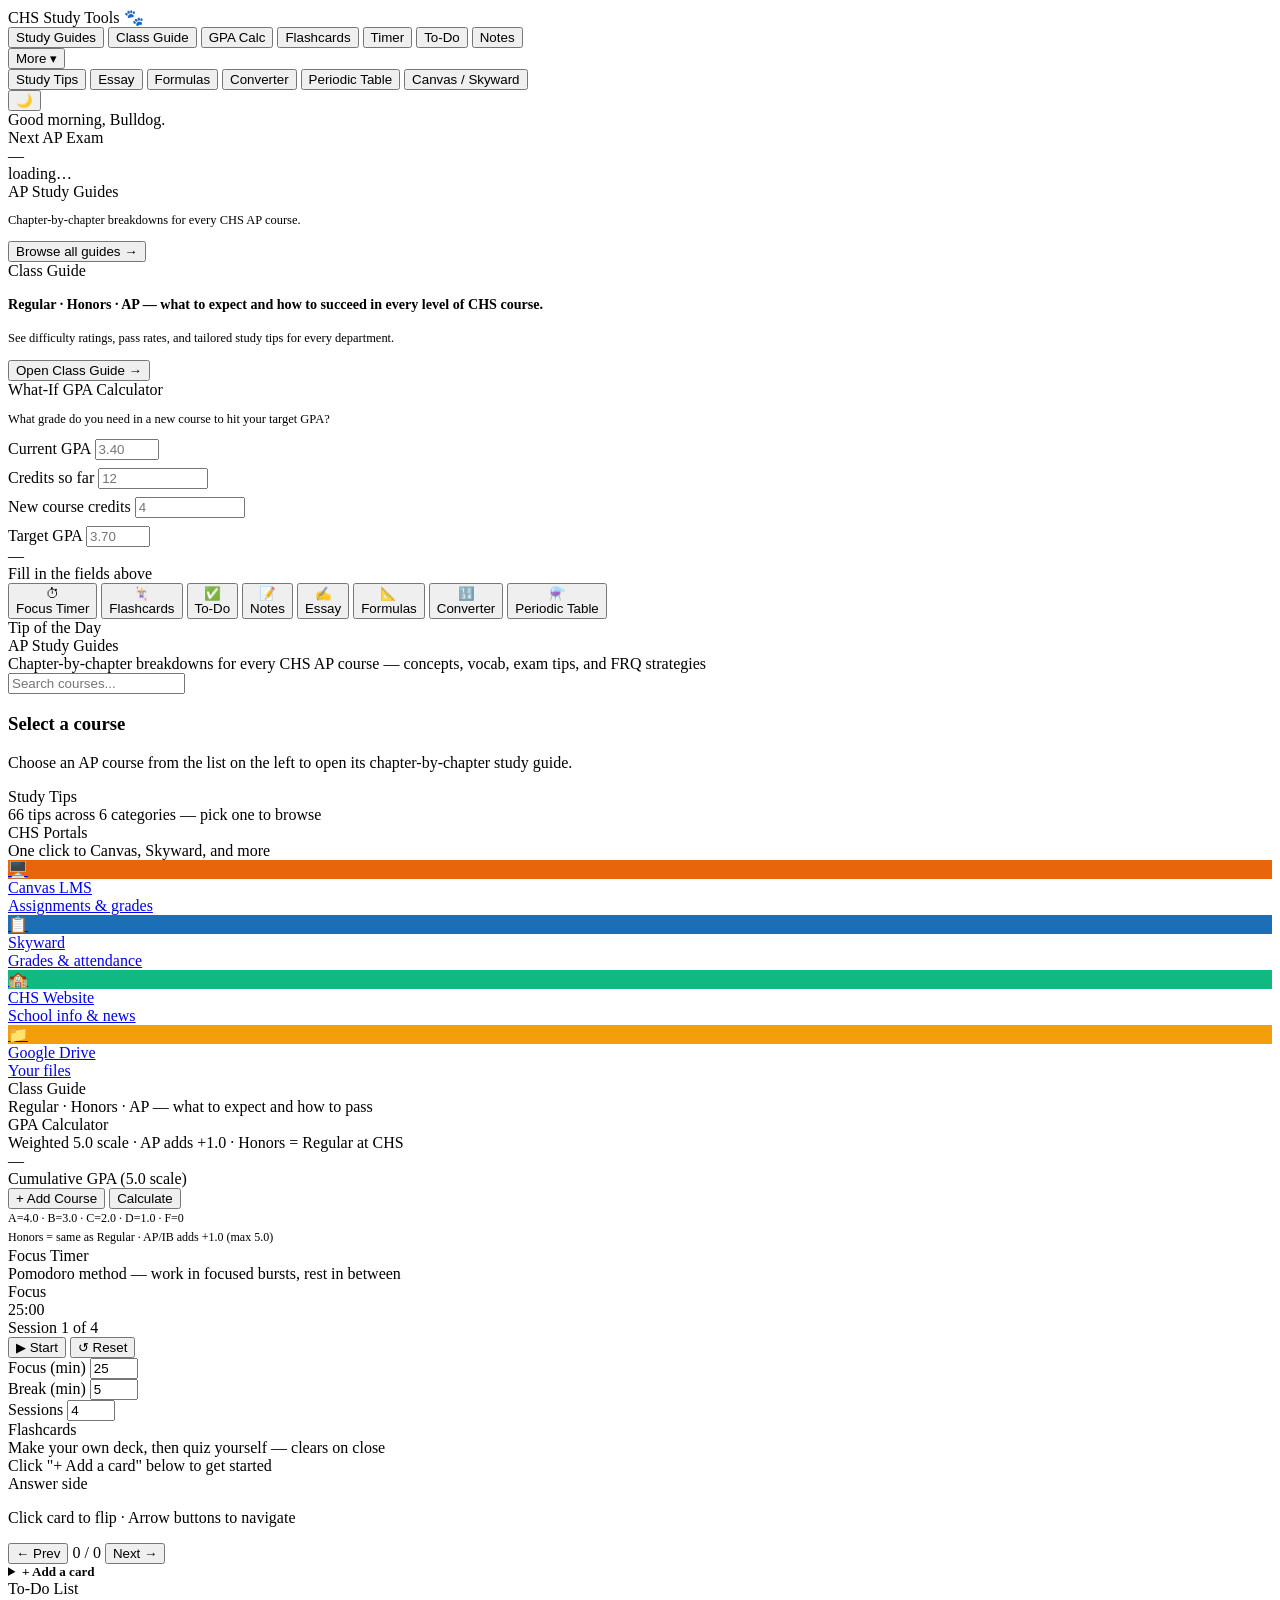
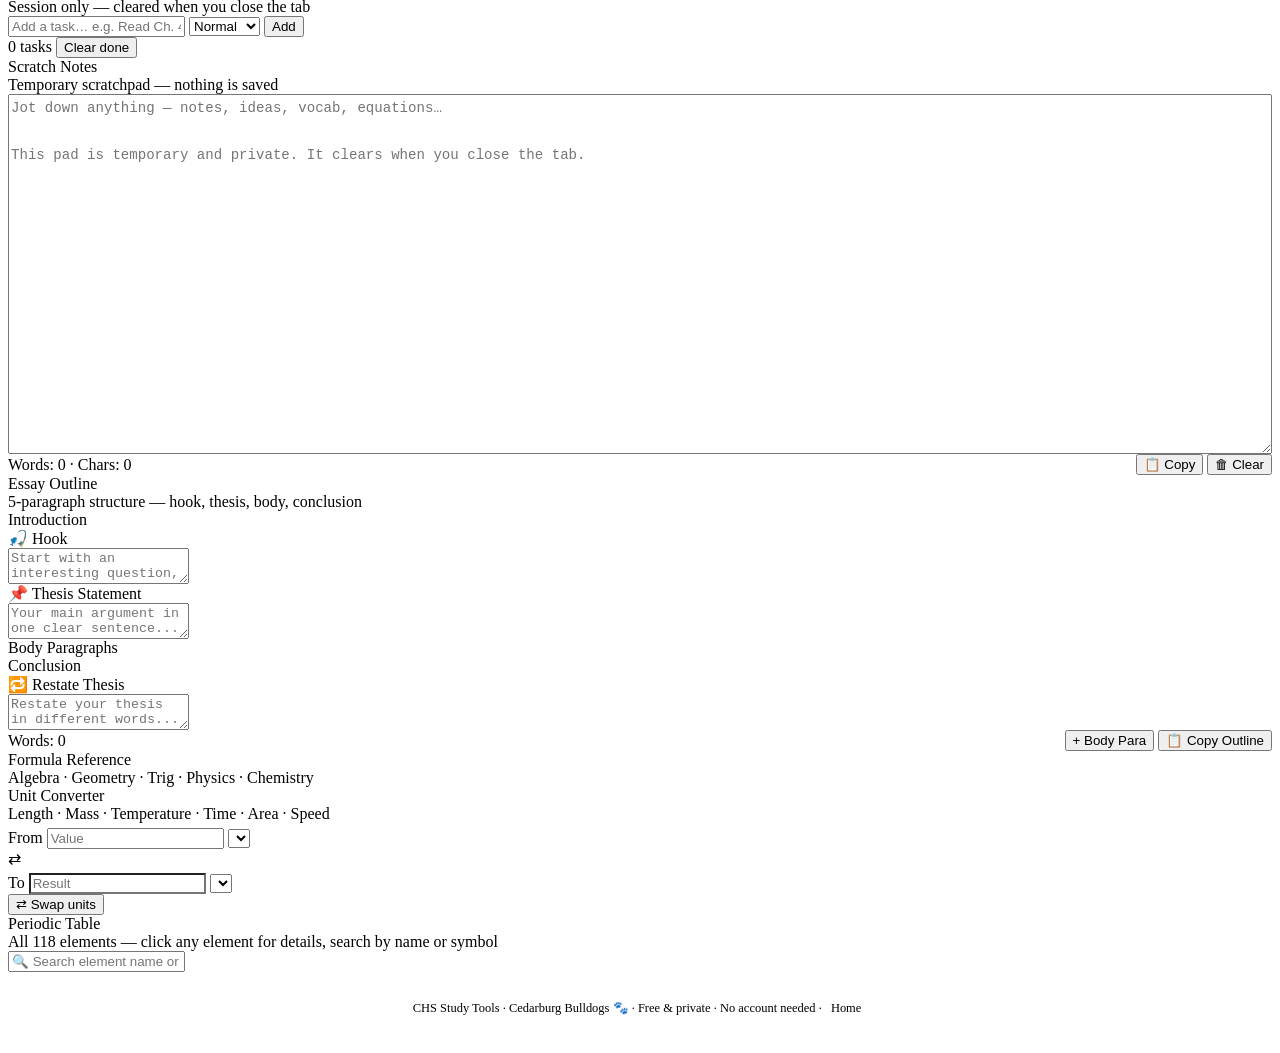
<file: _current_body.html>
﻿</head>
<body>

<!-- ===================== NAV ===================== -->
<nav class="nav" role="navigation" aria-label="Main navigation">
  <span class="nav-brand" id="navBrand">CHS Study Tools 🐾</span>
  <div class="nav-links">
    <button class="nav-link" data-panel="guides">Study Guides</button>
    <button class="nav-link" data-panel="difficulty">Class Guide</button>
    <button class="nav-link" data-panel="gpa">GPA Calc</button>
    <button class="nav-link" data-panel="flashcards">Flashcards</button>
    <button class="nav-link" data-panel="timer">Timer</button>
    <button class="nav-link" data-panel="todo">To-Do</button>
    <button class="nav-link" data-panel="notes">Notes</button>
    <div class="nav-dropdown" id="navMoreDropdown">
      <button class="nav-dropdown-btn" id="navMoreBtn" aria-haspopup="true" aria-expanded="false">More ▾</button>
      <div class="nav-dropdown-menu" role="menu">
        <button class="nav-dropdown-item" data-panel="tips" role="menuitem">Study Tips</button>
        <button class="nav-dropdown-item" data-panel="essay" role="menuitem">Essay</button>
        <button class="nav-dropdown-item" data-panel="formulas" role="menuitem">Formulas</button>
        <button class="nav-dropdown-item" data-panel="converter" role="menuitem">Converter</button>
        <button class="nav-dropdown-item" data-panel="periodic" role="menuitem">Periodic Table</button>
        <button class="nav-dropdown-item" data-panel="links" role="menuitem">Canvas / Skyward</button>
      </div>
    </div>
  </div>
  <div class="nav-right">
    <button class="theme-btn" id="themeToggle" aria-label="Toggle theme">🌙</button>
  </div>
</nav>

<!-- ===================== PANELS ===================== -->

<!-- HOME / DASHBOARD -->
<div class="page-panel" id="panel-home">
  <div class="dash-grid">

    <!-- Row 1: Hero bar -->
    <div class="dash-hero">
      <div class="dash-hero-left">
        <div class="dash-hero-greeting" id="dashGreeting">Good morning, Bulldog.</div>
        <div class="dash-hero-date" id="dashDateStr"></div>
      </div>
      <div class="dash-hero-right">
        <div class="dash-next-exam" id="dashNextExam">
          <div class="dash-next-exam-label">Next AP Exam</div>
          <div class="dash-next-exam-days" id="dashNextDays">—</div>
          <div class="dash-next-exam-name" id="dashNextName">loading…</div>
        </div>
        <div class="dash-hero-day">
          <div class="date-day" id="dashDay"></div>
          <div class="date-rest" id="dashDateLabel"></div>
        </div>
      </div>
    </div>

    <!-- Hidden countdown list — populated by JS, used to drive the hero next-exam -->
    <div style="display:none;" aria-hidden="true">
      <div id="countdownList"></div>
    </div>

    <!-- Row 2: Three primary cards -->
    <div class="dash-primary">

      <!-- Card 1: AP Study Guides -->
      <div class="dash-card">
        <div class="dash-card-title">AP Study Guides</div>
        <p style="font-size:.78rem;color:var(--muted);">Chapter-by-chapter breakdowns for every CHS AP course.</p>
        <div class="guide-pills" id="guidePreviewList"></div>
        <div style="display:none;" id="_guidePreviewListLegacy"></div>
        <button class="btn btn-primary btn-sm" onclick="showPanel('guides')" style="margin-top:auto;align-self:flex-start;">Browse all guides →</button>
      </div>

      <!-- Card 2: Class Guide -->
      <div class="dash-card">
        <div class="dash-card-title">Class Guide</div>
        <p style="font-size:.88rem;font-weight:600;line-height:1.45;">Regular · Honors · AP — what to expect and how to succeed in every level of CHS course.</p>
        <p style="font-size:.78rem;color:var(--muted);line-height:1.55;">See difficulty ratings, pass rates, and tailored study tips for every department.</p>
        <button class="btn btn-primary" onclick="showPanel('difficulty')" style="margin-top:auto;">Open Class Guide →</button>
      </div>

      <!-- Card 3: GPA What-If Calculator -->
      <div class="dash-card">
        <div class="dash-card-title">What-If GPA Calculator</div>
        <p style="font-size:.78rem;color:var(--muted);">What grade do you need in a new course to hit your target GPA?</p>
        <div style="display:flex;flex-direction:column;gap:8px;">
          <div class="whatif-row">
            <label for="wiCurrentGPA">Current GPA</label>
            <input type="number" id="wiCurrentGPA" placeholder="3.40" step="0.01" min="0" max="5" style="max-width:110px;" oninput="calcWhatIf()" />
          </div>
          <div class="whatif-row">
            <label for="wiCredits">Credits so far</label>
            <input type="number" id="wiCredits" placeholder="12" min="1" style="max-width:110px;" oninput="calcWhatIf()" />
          </div>
          <div class="whatif-row">
            <label for="wiNewCredits">New course credits</label>
            <input type="number" id="wiNewCredits" placeholder="4" min="0.5" step="0.5" style="max-width:110px;" oninput="calcWhatIf()" />
          </div>
          <div class="whatif-row">
            <label for="wiTarget">Target GPA</label>
            <input type="number" id="wiTarget" placeholder="3.70" step="0.01" min="0" max="5" style="max-width:110px;" oninput="calcWhatIf()" />
          </div>
        </div>
        <div class="whatif-result" id="whatifResult">
          <div class="big">—</div>
          <div class="sub">Fill in the fields above</div>
        </div>
      </div>

    </div>

    <!-- Row 3: Secondary tools strip -->
    <div class="dash-tools-strip">
      <button class="quick-tool-btn" onclick="showPanel('timer')">
        <span class="quick-tool-icon">⏱</span>
        <div class="quick-tool-label">Focus Timer</div>
      </button>
      <button class="quick-tool-btn" onclick="showPanel('flashcards')">
        <span class="quick-tool-icon">🃏</span>
        <div class="quick-tool-label">Flashcards</div>
      </button>
      <button class="quick-tool-btn" onclick="showPanel('todo')">
        <span class="quick-tool-icon">✅</span>
        <div class="quick-tool-label">To-Do</div>
      </button>
      <button class="quick-tool-btn" onclick="showPanel('notes')">
        <span class="quick-tool-icon">📝</span>
        <div class="quick-tool-label">Notes</div>
      </button>
      <button class="quick-tool-btn" onclick="showPanel('essay')">
        <span class="quick-tool-icon">✍️</span>
        <div class="quick-tool-label">Essay</div>
      </button>
      <button class="quick-tool-btn" onclick="showPanel('formulas')">
        <span class="quick-tool-icon">📐</span>
        <div class="quick-tool-label">Formulas</div>
      </button>
      <button class="quick-tool-btn" onclick="showPanel('converter')">
        <span class="quick-tool-icon">🔢</span>
        <div class="quick-tool-label">Converter</div>
      </button>
      <button class="quick-tool-btn" onclick="showPanel('periodic')">
        <span class="quick-tool-icon">⚗️</span>
        <div class="quick-tool-label">Periodic Table</div>
      </button>
    </div>

    <!-- Row 4: Tip of the Day -->
    <div class="dash-card">
      <div class="dash-card-title">Tip of the Day</div>
      <div class="tip-of-day" id="tipOfDay"></div>
    </div>

  </div>
</div>

<!-- AP STUDY GUIDES -->
<div class="page-panel" id="panel-guides">
  <div class="panel-hero">
    <div class="panel-hero-inner">
      <div>
        <div class="panel-hero-title">AP Study Guides</div>
        <div class="panel-hero-sub">Chapter-by-chapter breakdowns for every CHS AP course — concepts, vocab, exam tips, and FRQ strategies</div>
      </div>
    </div>
  </div>
  <div class="guides-layout">
    <div class="guides-sidebar" id="guidesSidebar">
      <div class="guides-sidebar-search">
        <input type="text" id="guidesSearch" placeholder="Search courses..." oninput="guidesFilter()" />
      </div>
      <div id="guidesCourseList"></div>
    </div>
    <div class="guides-content" id="guidesContent">
      <div class="guides-placeholder">
        <h3>Select a course</h3>
        <p>Choose an AP course from the list on the left to open its chapter-by-chapter study guide.</p>
      </div>
    </div>
  </div>
</div>

<!-- STUDY TIPS -->
<div class="page-panel" id="panel-tips">
  <div class="panel-hero">
    <div class="panel-hero-inner">
      <div>
        <div class="panel-hero-title">Study Tips</div>
        <div class="panel-hero-sub">66 tips across 6 categories — pick one to browse</div>
      </div>
    </div>
  </div>
  <div class="panel-inner full">
    <section class="card tips-card" aria-label="Study Tips" style="grid-column:1/-1;">
      <div class="tips-top">
        <div class="tips-cat-tabs" id="tipsCatTabs"></div>
      </div>
      <div class="tips-grid" id="tipsGrid"></div>
    </section>
  </div>
</div>

<!-- CANVAS / SKYWARD -->
<div class="page-panel" id="panel-links">
  <div class="panel-hero">
    <div class="panel-hero-inner">
      <div>
        <div class="panel-hero-title">CHS Portals</div>
        <div class="panel-hero-sub">One click to Canvas, Skyward, and more</div>
      </div>
    </div>
  </div>
  <div class="panel-inner single">
    <section class="card" id="links" aria-label="Quick Links">
      <div class="qlinks-grid">
        <a class="qlink" href="https://cedarburg.instructure.com" target="_blank" rel="noopener">
          <div class="qlink-icon" style="background:#e8650a;">🖥️</div>
          <div class="qlink-text"><div class="qlink-label">Canvas LMS</div><div class="qlink-sub">Assignments &amp; grades</div></div>
        </a>
        <a class="qlink" href="https://cedarburg.powerschool.com/public/home.html" target="_blank" rel="noopener">
          <div class="qlink-icon" style="background:#1d6fb5;">📋</div>
          <div class="qlink-text"><div class="qlink-label">Skyward</div><div class="qlink-sub">Grades &amp; attendance</div></div>
        </a>
        <a class="qlink" href="https://www.cedarburg.k12.wi.us" target="_blank" rel="noopener">
          <div class="qlink-icon" style="background:#10b981;">🏫</div>
          <div class="qlink-text"><div class="qlink-label">CHS Website</div><div class="qlink-sub">School info &amp; news</div></div>
        </a>
        <a class="qlink" href="https://drive.google.com" target="_blank" rel="noopener">
          <div class="qlink-icon" style="background:#f59e0b;">📁</div>
          <div class="qlink-text"><div class="qlink-label">Google Drive</div><div class="qlink-sub">Your files</div></div>
        </a>
      </div>
    </section>
  </div>
</div>

<!-- CLASS GUIDE -->
<div class="page-panel" id="panel-difficulty">
  <div class="panel-hero">
    <div class="panel-hero-inner">
      <div>
        <div class="panel-hero-title">Class Guide</div>
        <div class="panel-hero-sub">Regular · Honors · AP — what to expect and how to pass</div>
      </div>
    </div>
  </div>
  <div class="panel-inner wide">
    <section class="card" id="difficulty" aria-label="Class Difficulty Guide" style="grid-column:1/-1;">
      <div class="diff-tabs" id="diffTabs"></div>
      <div id="diffPanels"></div>
    </section>
  </div>
</div>

<!-- GPA CALCULATOR -->
<div class="page-panel" id="panel-gpa">
  <div class="panel-hero">
    <div class="panel-hero-inner">
      <div>
        <div class="panel-hero-title">GPA Calculator</div>
        <div class="panel-hero-sub">Weighted 5.0 scale · AP adds +1.0 · Honors = Regular at CHS</div>
      </div>
    </div>
  </div>
  <div class="panel-inner single">
    <section class="card" id="gpa" aria-label="GPA Calculator">
      <div class="gpa-result">
        <div class="gpa-val" id="gpaVal">—</div>
        <div class="gpa-label">Cumulative GPA (5.0 scale)</div>
      </div>
      <div class="gpa-rows" id="gpaRows"></div>
      <div class="btn-row">
        <button class="btn btn-primary btn-sm" onclick="gpaAddRow()">+ Add Course</button>
        <button class="btn btn-ghost btn-sm" onclick="gpaCalc()">Calculate</button>
      </div>
      <div style="font-size:.75rem;color:var(--muted);line-height:1.6;">
        A=4.0 · B=3.0 · C=2.0 · D=1.0 · F=0<br>Honors = same as Regular · AP/IB adds +1.0 (max 5.0)
      </div>
    </section>
  </div>
</div>

<!-- TIMER -->
<div class="page-panel" id="panel-timer">
  <div class="panel-hero">
    <div class="panel-hero-inner">
      <div>
        <div class="panel-hero-title">Focus Timer</div>
        <div class="panel-hero-sub">Pomodoro method — work in focused bursts, rest in between</div>
      </div>
    </div>
  </div>
  <div class="panel-inner single">
    <section class="card" id="pomodoro" aria-label="Pomodoro Timer">
      <div class="pomo-display">
        <div class="pomo-mode" id="pomoMode">Focus</div>
        <div class="pomo-time" id="pomoTime">25:00</div>
        <div class="pomo-sessions" id="pomoSessions">Session 1 of 4</div>
      </div>
      <div class="pomo-bar-wrap">
        <div class="pomo-bar" id="pomoBar" style="width:100%"></div>
      </div>
      <div class="btn-row">
        <button class="btn btn-primary" id="pomoStart" onclick="pomoToggle()">▶ Start</button>
        <button class="btn btn-ghost" onclick="pomoReset()">↺ Reset</button>
      </div>
      <div class="pomo-settings">
        <div>
          <label for="pomoFocusMin">Focus (min)</label>
          <input type="number" id="pomoFocusMin" value="25" min="1" max="60" oninput="pomoReset()" />
        </div>
        <div>
          <label for="pomoBreakMin">Break (min)</label>
          <input type="number" id="pomoBreakMin" value="5" min="1" max="30" oninput="pomoReset()" />
        </div>
        <div>
          <label for="pomoSessions4">Sessions</label>
          <input type="number" id="pomoSessions4" value="4" min="1" max="12" oninput="pomoReset()" />
        </div>
      </div>
    </section>
  </div>
</div>

<!-- FLASHCARDS -->
<div class="page-panel" id="panel-flashcards">
  <div class="panel-hero">
    <div class="panel-hero-inner">
      <div>
        <div class="panel-hero-title">Flashcards</div>
        <div class="panel-hero-sub">Make your own deck, then quiz yourself — clears on close</div>
      </div>
    </div>
  </div>
  <div class="panel-inner single">
    <section class="card" id="flashcards" aria-label="Flashcard Maker">
      <div class="fc-scene" id="fcScene" role="button" aria-label="Flip card" tabindex="0" onclick="fcFlip()" onkeydown="if(event.key==='Enter'||event.key===' ')fcFlip()">
        <div class="fc-card" id="fcCard">
          <div class="fc-face fc-front" id="fcFront">Click "+ Add a card" below to get started</div>
          <div class="fc-face fc-back" id="fcBack">Answer side</div>
        </div>
      </div>
      <p class="fc-hint">Click card to flip · Arrow buttons to navigate</p>
      <div class="fc-nav">
        <button class="btn btn-ghost btn-sm" onclick="fcPrev()">← Prev</button>
        <span class="fc-counter" id="fcCounter">0 / 0</span>
        <button class="btn btn-ghost btn-sm" onclick="fcNext()">Next →</button>
      </div>
      <details>
        <summary style="cursor:pointer;font-size:.82rem;font-weight:600;color:var(--accent);user-select:none;">+ Add a card</summary>
        <div class="fc-add" style="margin-top:10px;">
          <input type="text" id="fcQuestion" placeholder="Question / term" />
          <textarea id="fcAnswer" placeholder="Answer / definition" rows="2"></textarea>
          <div class="fc-add-row">
            <button class="btn btn-primary btn-sm" onclick="fcAdd()">Add Card</button>
            <button class="btn btn-ghost btn-sm" onclick="fcClear()">Clear All</button>
          </div>
        </div>
      </details>
      <div class="fc-list" id="fcList"></div>
    </section>
  </div>
</div>

<!-- TO-DO -->
<div class="page-panel" id="panel-todo">
  <div class="panel-hero">
    <div class="panel-hero-inner">
      <div>
        <div class="panel-hero-title">To-Do List</div>
        <div class="panel-hero-sub">Session only — cleared when you close the tab</div>
      </div>
    </div>
  </div>
  <div class="panel-inner single">
    <section class="card" id="todo" aria-label="To-Do List">
      <div class="todo-input-row">
        <input type="text" id="todoInput" placeholder="Add a task… e.g. Read Ch. 4 Bio" onkeydown="if(event.key==='Enter')todoAdd()" />
        <select id="todoPriority" style="width:auto;flex-shrink:0;">
          <option value="normal">Normal</option>
          <option value="high">🔴 High</option>
          <option value="low">🔵 Low</option>
        </select>
        <button class="btn btn-primary btn-sm" onclick="todoAdd()">Add</button>
      </div>
      <div id="todoList" class="todo-list"></div>
      <div class="todo-footer">
        <span id="todoCount" class="word-count">0 tasks</span>
        <button class="btn btn-ghost btn-sm" onclick="todoClearDone()">Clear done</button>
      </div>
    </section>
  </div>
</div>

<!-- NOTES -->
<div class="page-panel" id="panel-notes">
  <div class="panel-hero">
    <div class="panel-hero-inner">
      <div>
        <div class="panel-hero-title">Scratch Notes</div>
        <div class="panel-hero-sub">Temporary scratchpad — nothing is saved</div>
      </div>
    </div>
  </div>
  <div class="panel-inner single">
    <section class="card" id="notes" aria-label="Scratch Notepad">
      <textarea id="scratchPad" placeholder="Jot down anything — notes, ideas, vocab, equations…&#10;&#10;This pad is temporary and private. It clears when you close the tab." style="min-height:360px;resize:vertical;width:100%;font-size:.88rem;line-height:1.65;" oninput="noteCount()"></textarea>
      <div style="display:flex;align-items:center;justify-content:space-between;flex-wrap:wrap;gap:8px;">
        <span class="word-count" id="noteWordCount">Words: 0 · Chars: 0</span>
        <div class="btn-row">
          <button class="btn btn-ghost btn-sm" onclick="noteCopy()">📋 Copy</button>
          <button class="btn btn-ghost btn-sm" onclick="noteClear()">🗑 Clear</button>
        </div>
      </div>
    </section>
  </div>
</div>

<!-- ESSAY OUTLINE -->
<div class="page-panel" id="panel-essay">
  <div class="panel-hero">
    <div class="panel-hero-inner">
      <div>
        <div class="panel-hero-title">Essay Outline</div>
        <div class="panel-hero-sub">5-paragraph structure — hook, thesis, body, conclusion</div>
      </div>
    </div>
  </div>
  <div class="panel-inner single">
    <section class="card" id="essay" aria-label="Essay Outline Builder">
      <div class="outline-section">
        <div class="outline-label">Introduction</div>
        <div class="outline-block">
          <div class="outline-title">🎣 Hook</div>
          <textarea id="essayHook" placeholder="Start with an interesting question, fact, or anecdote..." rows="2" oninput="essayCount()"></textarea>
        </div>
        <div class="outline-block">
          <div class="outline-title">📌 Thesis Statement</div>
          <textarea id="essayThesis" placeholder="Your main argument in one clear sentence..." rows="2" oninput="essayCount()"></textarea>
        </div>
      </div>
      <div class="outline-divider">Body Paragraphs</div>
      <div id="essayBodies"></div>
      <div class="outline-section">
        <div class="outline-label">Conclusion</div>
        <div class="outline-block green">
          <div class="outline-title">🔁 Restate Thesis</div>
          <textarea id="essayConc" placeholder="Restate your thesis in different words..." rows="2" oninput="essayCount()"></textarea>
        </div>
      </div>
      <div style="display:flex;align-items:center;justify-content:space-between;flex-wrap:wrap;gap:8px;">
        <span class="word-count" id="essayWordCount">Words: 0</span>
        <div class="btn-row">
          <button class="btn btn-ghost btn-sm" onclick="essayAddBody()">+ Body Para</button>
          <button class="btn btn-ghost btn-sm" onclick="essayCopy()">📋 Copy Outline</button>
        </div>
      </div>
    </section>
  </div>
</div>

<!-- FORMULAS -->
<div class="page-panel" id="panel-formulas">
  <div class="panel-hero">
    <div class="panel-hero-inner">
      <div>
        <div class="panel-hero-title">Formula Reference</div>
        <div class="panel-hero-sub">Algebra · Geometry · Trig · Physics · Chemistry</div>
      </div>
    </div>
  </div>
  <div class="panel-inner single">
    <section class="card" id="formulas" aria-label="Formula Reference">
      <div class="formula-tabs" id="formulaTabs"></div>
      <div id="formulaLists"></div>
    </section>
  </div>
</div>

<!-- CONVERTER -->
<div class="page-panel" id="panel-converter">
  <div class="panel-hero">
    <div class="panel-hero-inner">
      <div>
        <div class="panel-hero-title">Unit Converter</div>
        <div class="panel-hero-sub">Length · Mass · Temperature · Time · Area · Speed</div>
      </div>
    </div>
  </div>
  <div class="panel-inner single">
    <section class="card" id="converter" aria-label="Unit Converter">
      <div class="conv-tabs" id="convTabs"></div>
      <div class="conv-fields">
        <div>
          <label id="convFromLabel" for="convFrom">From</label>
          <input type="number" id="convFrom" placeholder="Value" oninput="convCalc()" />
          <select id="convFromUnit" style="margin-top:6px;" onchange="convCalc()"></select>
        </div>
        <div class="conv-arrow">⇄</div>
        <div>
          <label id="convToLabel" for="convTo">To</label>
          <input type="number" id="convTo" placeholder="Result" readonly style="background:var(--surface);cursor:default;" />
          <select id="convToUnit" style="margin-top:6px;" onchange="convCalc()"></select>
        </div>
      </div>
      <button class="btn btn-ghost btn-sm" onclick="convSwap()">⇄ Swap units</button>
    </section>
  </div>
</div>

<!-- PERIODIC TABLE -->
<div class="page-panel" id="panel-periodic">
  <div class="panel-hero">
    <div class="panel-hero-inner">
      <div>
        <div class="panel-hero-title">Periodic Table</div>
        <div class="panel-hero-sub">All 118 elements — click any element for details, search by name or symbol</div>
      </div>
    </div>
  </div>
  <div class="panel-inner full">
    <section class="card" id="periodic" aria-label="Periodic Table Reference" style="grid-column:1/-1;">
      <input type="text" class="pt-search" id="ptSearch" placeholder="🔍 Search element name or symbol..." oninput="ptFilter()" />
      <div class="pt-grid" id="ptGrid"></div>
      <div class="pt-legend" id="ptLegend"></div>
      <div class="pt-detail" id="ptDetail"></div>
    </section>
  </div>
</div>

<footer style="text-align:center;padding:28px;font-size:.78rem;color:var(--muted);border-top:1.5px solid var(--border);">
  CHS Study Tools · Cedarburg Bulldogs 🐾 · Free &amp; private · No account needed ·
  <button style="background:none;border:none;color:var(--accent);font-size:.78rem;cursor:pointer;font-family:inherit;" onclick="showPanel('home')">Home</button>
</footer>
</file>
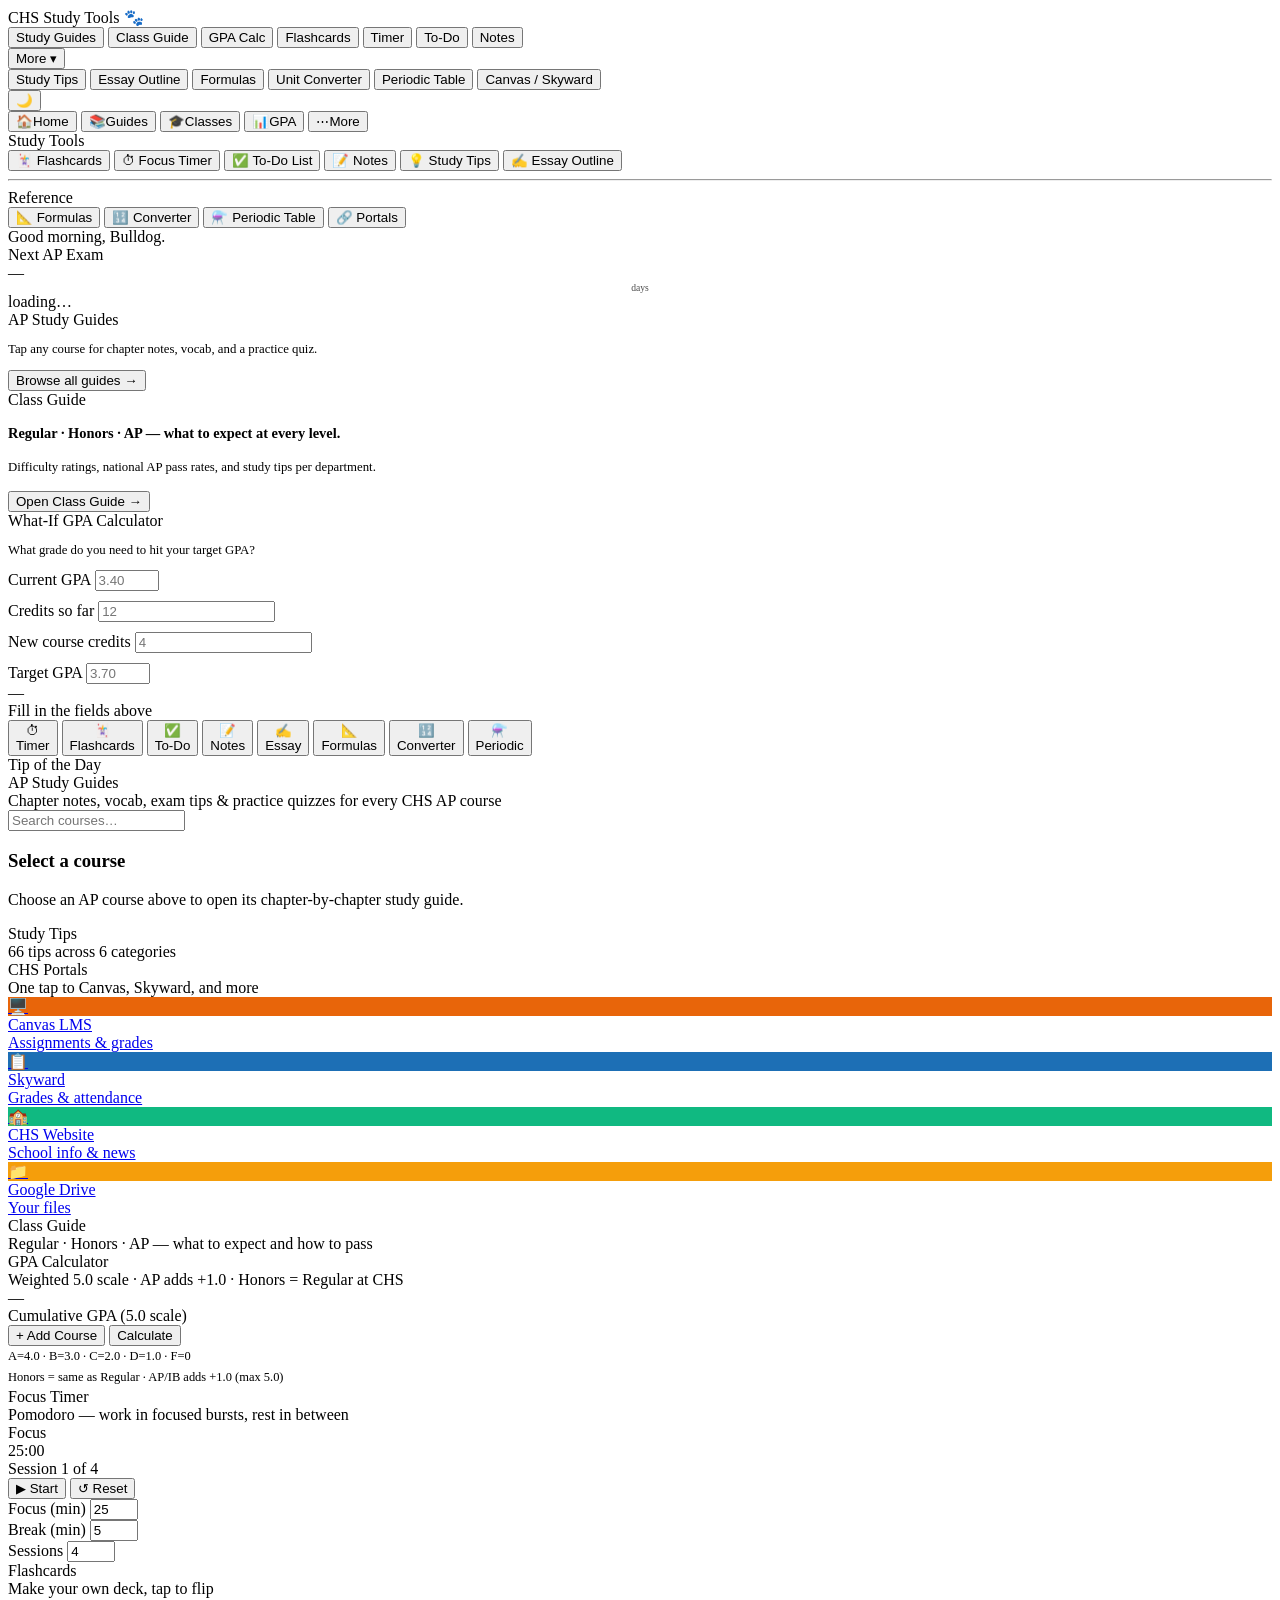
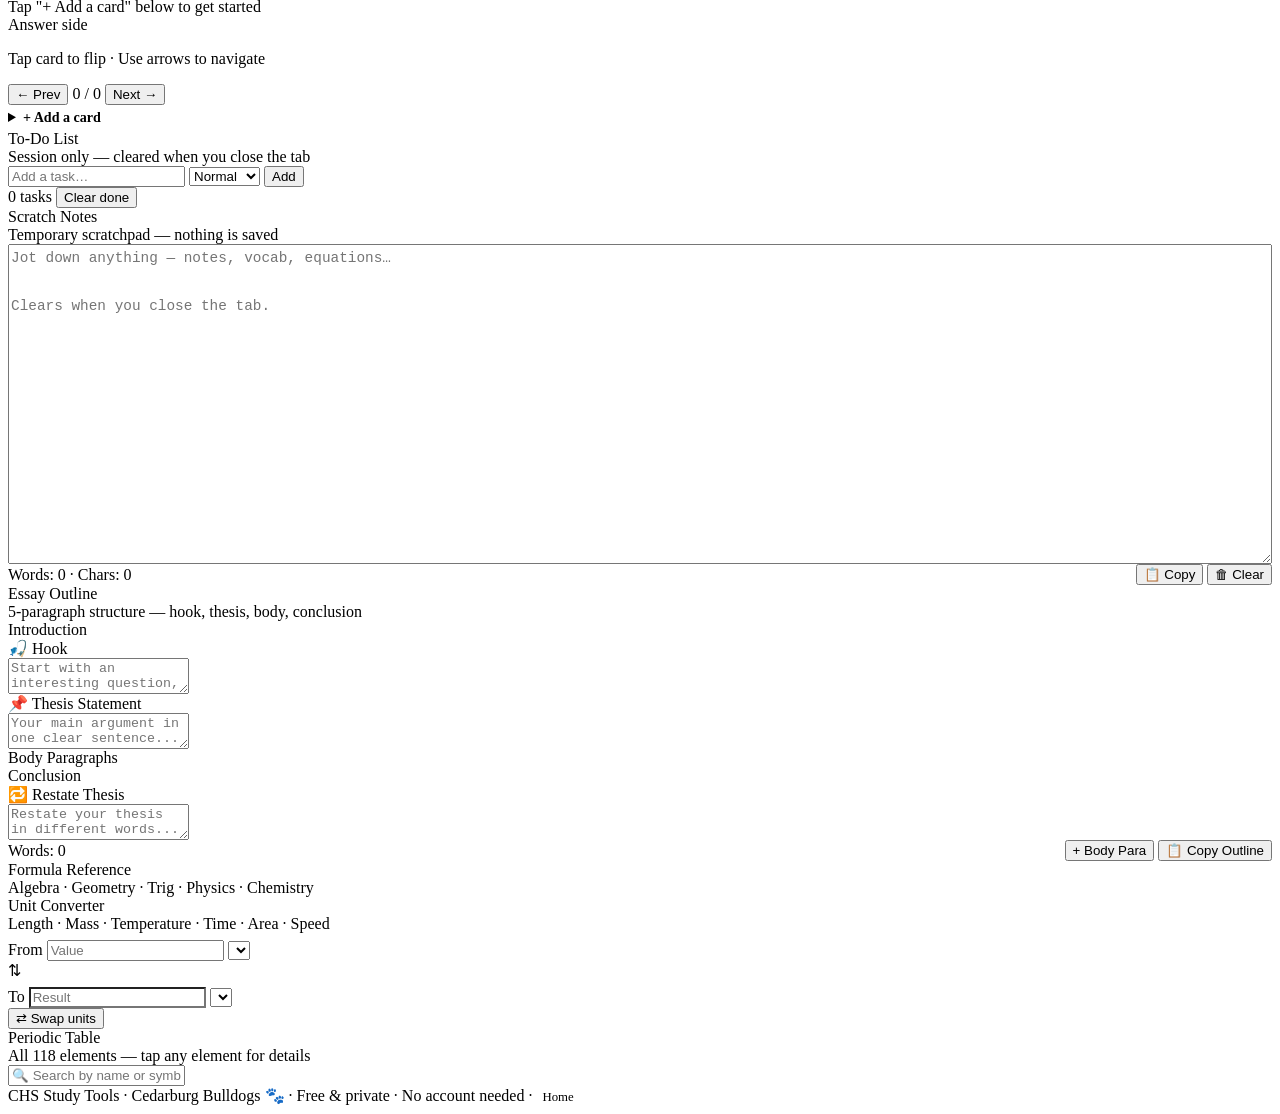
<file: _new_body.html>
﻿</head>
<body>

<!-- ===================== TOP NAV ===================== -->
<nav class="nav" role="navigation" aria-label="Main navigation">
  <span class="nav-brand" id="navBrand">CHS Study Tools 🐾</span>
  <!-- Desktop nav links (hidden on mobile via CSS) -->
  <div class="nav-links">
    <button class="nav-link" data-panel="guides">Study Guides</button>
    <button class="nav-link" data-panel="difficulty">Class Guide</button>
    <button class="nav-link" data-panel="gpa">GPA Calc</button>
    <button class="nav-link" data-panel="flashcards">Flashcards</button>
    <button class="nav-link" data-panel="timer">Timer</button>
    <button class="nav-link" data-panel="todo">To-Do</button>
    <button class="nav-link" data-panel="notes">Notes</button>
    <div class="nav-dropdown" id="navMoreDropdown">
      <button class="nav-dropdown-btn" id="navMoreBtn" aria-haspopup="true" aria-expanded="false">More ▾</button>
      <div class="nav-dropdown-menu" role="menu">
        <button class="nav-dropdown-item" data-panel="tips"      role="menuitem">Study Tips</button>
        <button class="nav-dropdown-item" data-panel="essay"     role="menuitem">Essay Outline</button>
        <button class="nav-dropdown-item" data-panel="formulas"  role="menuitem">Formulas</button>
        <button class="nav-dropdown-item" data-panel="converter" role="menuitem">Unit Converter</button>
        <button class="nav-dropdown-item" data-panel="periodic"  role="menuitem">Periodic Table</button>
        <button class="nav-dropdown-item" data-panel="links"     role="menuitem">Canvas / Skyward</button>
      </div>
    </div>
  </div>
  <div class="nav-right">
    <button class="theme-btn" id="themeToggle" aria-label="Toggle theme">🌙</button>
  </div>
</nav>

<!-- ===================== BOTTOM TAB BAR (mobile) ===================== -->
<nav class="tab-bar" role="navigation" aria-label="Bottom navigation">
  <button class="tab-btn" data-panel="home"       aria-label="Home">
    <span class="tab-icon">🏠</span><span class="tab-label">Home</span>
  </button>
  <button class="tab-btn" data-panel="guides"     aria-label="Study Guides">
    <span class="tab-icon">📚</span><span class="tab-label">Guides</span>
  </button>
  <button class="tab-btn" data-panel="difficulty" aria-label="Class Guide">
    <span class="tab-icon">🎓</span><span class="tab-label">Classes</span>
  </button>
  <button class="tab-btn" data-panel="gpa"        aria-label="GPA Calculator">
    <span class="tab-icon">📊</span><span class="tab-label">GPA</span>
  </button>
  <button class="tab-btn" id="moreTabBtn"         aria-label="More">
    <span class="tab-icon">⋯</span><span class="tab-label">More</span>
  </button>
</nav>

<!-- ===================== MORE SHEET (mobile) ===================== -->
<div class="more-sheet" id="moreSheet" role="dialog" aria-modal="true" aria-label="More tools">
  <div class="more-sheet-backdrop" id="moreSheetBackdrop"></div>
  <div class="more-sheet-panel">
    <div class="more-sheet-handle"></div>
    <div class="more-sheet-title">Study Tools</div>
    <div class="more-sheet-grid">
      <button class="more-sheet-btn" data-panel="flashcards">
        <span class="more-sheet-icon">🃏</span> Flashcards
      </button>
      <button class="more-sheet-btn" data-panel="timer">
        <span class="more-sheet-icon">⏱</span> Focus Timer
      </button>
      <button class="more-sheet-btn" data-panel="todo">
        <span class="more-sheet-icon">✅</span> To-Do List
      </button>
      <button class="more-sheet-btn" data-panel="notes">
        <span class="more-sheet-icon">📝</span> Notes
      </button>
      <button class="more-sheet-btn" data-panel="tips">
        <span class="more-sheet-icon">💡</span> Study Tips
      </button>
      <button class="more-sheet-btn" data-panel="essay">
        <span class="more-sheet-icon">✍️</span> Essay Outline
      </button>
    </div>
    <hr class="more-sheet-divider" />
    <div class="more-sheet-title">Reference</div>
    <div class="more-sheet-grid">
      <button class="more-sheet-btn" data-panel="formulas">
        <span class="more-sheet-icon">📐</span> Formulas
      </button>
      <button class="more-sheet-btn" data-panel="converter">
        <span class="more-sheet-icon">🔢</span> Converter
      </button>
      <button class="more-sheet-btn" data-panel="periodic">
        <span class="more-sheet-icon">⚗️</span> Periodic Table
      </button>
      <button class="more-sheet-btn" data-panel="links">
        <span class="more-sheet-icon">🔗</span> Portals
      </button>
    </div>
  </div>
</div>

<!-- ===================== PANELS ===================== -->

<!-- HOME -->
<div class="page-panel" id="panel-home">
  <div class="dash-grid">

    <!-- Hero -->
    <div class="dash-hero">
      <div class="dash-hero-top">
        <div>
          <div class="dash-hero-greeting" id="dashGreeting">Good morning, Bulldog.</div>
          <div class="dash-hero-date" id="dashDateStr"></div>
        </div>
        <div class="dash-hero-day">
          <div class="date-day" id="dashDay"></div>
          <div class="date-rest" id="dashDateLabel"></div>
        </div>
      </div>
      <div class="dash-next-exam" id="dashNextExam">
        <div>
          <div class="dash-next-exam-label">Next AP Exam</div>
          <div class="dash-next-exam-days" id="dashNextDays">—</div>
          <div style="font-size:.6rem;opacity:.7;text-align:center;">days</div>
        </div>
        <div style="flex:1;min-width:0;">
          <div class="dash-next-exam-name" id="dashNextName">loading…</div>
        </div>
      </div>
    </div>

    <!-- Hidden countdown list for JS -->
    <div style="display:none;" aria-hidden="true"><div id="countdownList"></div></div>

    <!-- Three primary cards -->
    <div class="dash-primary">

      <!-- AP Study Guides -->
      <div class="dash-card">
        <div class="dash-card-title">AP Study Guides</div>
        <p style="font-size:.8rem;color:var(--muted);">Tap any course for chapter notes, vocab, and a practice quiz.</p>
        <div class="guide-pills" id="guidePreviewList"></div>
        <button class="btn btn-primary btn-sm" onclick="showPanel('guides')" style="align-self:flex-start;">Browse all guides →</button>
      </div>

      <!-- Class Guide -->
      <div class="dash-card">
        <div class="dash-card-title">Class Guide</div>
        <p style="font-size:.9rem;font-weight:600;line-height:1.45;">Regular · Honors · AP — what to expect at every level.</p>
        <p style="font-size:.8rem;color:var(--muted);line-height:1.55;">Difficulty ratings, national AP pass rates, and study tips per department.</p>
        <button class="btn btn-primary" onclick="showPanel('difficulty')" style="margin-top:auto;">Open Class Guide →</button>
      </div>

      <!-- GPA What-If -->
      <div class="dash-card">
        <div class="dash-card-title">What-If GPA Calculator</div>
        <p style="font-size:.8rem;color:var(--muted);">What grade do you need to hit your target GPA?</p>
        <div style="display:flex;flex-direction:column;gap:10px;">
          <div class="whatif-row">
            <label for="wiCurrentGPA">Current GPA</label>
            <input type="number" id="wiCurrentGPA" placeholder="3.40" step="0.01" min="0" max="5" oninput="calcWhatIf()" />
          </div>
          <div class="whatif-row">
            <label for="wiCredits">Credits so far</label>
            <input type="number" id="wiCredits" placeholder="12" min="1" oninput="calcWhatIf()" />
          </div>
          <div class="whatif-row">
            <label for="wiNewCredits">New course credits</label>
            <input type="number" id="wiNewCredits" placeholder="4" min="0.5" step="0.5" oninput="calcWhatIf()" />
          </div>
          <div class="whatif-row">
            <label for="wiTarget">Target GPA</label>
            <input type="number" id="wiTarget" placeholder="3.70" step="0.01" min="0" max="5" oninput="calcWhatIf()" />
          </div>
        </div>
        <div class="whatif-result" id="whatifResult">
          <div class="big">—</div>
          <div class="sub">Fill in the fields above</div>
        </div>
      </div>

    </div>

    <!-- Tools strip -->
    <div class="dash-tools-strip">
      <button class="quick-tool-btn" onclick="showPanel('timer')">
        <span class="quick-tool-icon">⏱</span><div class="quick-tool-label">Timer</div>
      </button>
      <button class="quick-tool-btn" onclick="showPanel('flashcards')">
        <span class="quick-tool-icon">🃏</span><div class="quick-tool-label">Flashcards</div>
      </button>
      <button class="quick-tool-btn" onclick="showPanel('todo')">
        <span class="quick-tool-icon">✅</span><div class="quick-tool-label">To-Do</div>
      </button>
      <button class="quick-tool-btn" onclick="showPanel('notes')">
        <span class="quick-tool-icon">📝</span><div class="quick-tool-label">Notes</div>
      </button>
      <button class="quick-tool-btn" onclick="showPanel('essay')">
        <span class="quick-tool-icon">✍️</span><div class="quick-tool-label">Essay</div>
      </button>
      <button class="quick-tool-btn" onclick="showPanel('formulas')">
        <span class="quick-tool-icon">📐</span><div class="quick-tool-label">Formulas</div>
      </button>
      <button class="quick-tool-btn" onclick="showPanel('converter')">
        <span class="quick-tool-icon">🔢</span><div class="quick-tool-label">Converter</div>
      </button>
      <button class="quick-tool-btn" onclick="showPanel('periodic')">
        <span class="quick-tool-icon">⚗️</span><div class="quick-tool-label">Periodic</div>
      </button>
    </div>

    <!-- Tip of the Day -->
    <div class="dash-card">
      <div class="dash-card-title">Tip of the Day</div>
      <div class="tip-of-day" id="tipOfDay"></div>
    </div>

  </div>
</div>

<!-- AP STUDY GUIDES -->
<div class="page-panel" id="panel-guides">
  <div class="panel-hero">
    <div class="panel-hero-inner">
      <div class="panel-hero-title">AP Study Guides</div>
      <div class="panel-hero-sub">Chapter notes, vocab, exam tips &amp; practice quizzes for every CHS AP course</div>
    </div>
  </div>
  <div class="guides-layout">
    <div class="guides-sidebar" id="guidesSidebar">
      <div class="guides-sidebar-search">
        <input type="text" id="guidesSearch" placeholder="Search courses…" oninput="guidesFilter()" />
      </div>
      <div id="guidesCourseList"></div>
    </div>
    <div class="guides-content" id="guidesContent">
      <div class="guides-placeholder">
        <h3>Select a course</h3>
        <p>Choose an AP course above to open its chapter-by-chapter study guide.</p>
      </div>
    </div>
  </div>
</div>

<!-- STUDY TIPS -->
<div class="page-panel" id="panel-tips">
  <div class="panel-hero">
    <div class="panel-hero-inner">
      <div class="panel-hero-title">Study Tips</div>
      <div class="panel-hero-sub">66 tips across 6 categories</div>
    </div>
  </div>
  <div class="panel-inner full">
    <section class="card tips-card" aria-label="Study Tips">
      <div class="tips-top"><div class="tips-cat-tabs" id="tipsCatTabs"></div></div>
      <div class="tips-grid" id="tipsGrid"></div>
    </section>
  </div>
</div>

<!-- CANVAS / SKYWARD -->
<div class="page-panel" id="panel-links">
  <div class="panel-hero">
    <div class="panel-hero-inner">
      <div class="panel-hero-title">CHS Portals</div>
      <div class="panel-hero-sub">One tap to Canvas, Skyward, and more</div>
    </div>
  </div>
  <div class="panel-inner single">
    <section class="card" id="links" aria-label="Quick Links">
      <div class="qlinks-grid">
        <a class="qlink" href="https://cedarburg.instructure.com" target="_blank" rel="noopener">
          <div class="qlink-icon" style="background:#e8650a;">🖥️</div>
          <div class="qlink-text"><div class="qlink-label">Canvas LMS</div><div class="qlink-sub">Assignments &amp; grades</div></div>
        </a>
        <a class="qlink" href="https://cedarburg.powerschool.com/public/home.html" target="_blank" rel="noopener">
          <div class="qlink-icon" style="background:#1d6fb5;">📋</div>
          <div class="qlink-text"><div class="qlink-label">Skyward</div><div class="qlink-sub">Grades &amp; attendance</div></div>
        </a>
        <a class="qlink" href="https://www.cedarburg.k12.wi.us" target="_blank" rel="noopener">
          <div class="qlink-icon" style="background:#10b981;">🏫</div>
          <div class="qlink-text"><div class="qlink-label">CHS Website</div><div class="qlink-sub">School info &amp; news</div></div>
        </a>
        <a class="qlink" href="https://drive.google.com" target="_blank" rel="noopener">
          <div class="qlink-icon" style="background:#f59e0b;">📁</div>
          <div class="qlink-text"><div class="qlink-label">Google Drive</div><div class="qlink-sub">Your files</div></div>
        </a>
      </div>
    </section>
  </div>
</div>

<!-- CLASS GUIDE -->
<div class="page-panel" id="panel-difficulty">
  <div class="panel-hero">
    <div class="panel-hero-inner">
      <div class="panel-hero-title">Class Guide</div>
      <div class="panel-hero-sub">Regular · Honors · AP — what to expect and how to pass</div>
    </div>
  </div>
  <div class="panel-inner wide">
    <section class="card" id="difficulty" aria-label="Class Difficulty Guide">
      <div class="diff-tabs" id="diffTabs"></div>
      <div id="diffPanels"></div>
    </section>
  </div>
</div>

<!-- GPA CALCULATOR -->
<div class="page-panel" id="panel-gpa">
  <div class="panel-hero">
    <div class="panel-hero-inner">
      <div class="panel-hero-title">GPA Calculator</div>
      <div class="panel-hero-sub">Weighted 5.0 scale · AP adds +1.0 · Honors = Regular at CHS</div>
    </div>
  </div>
  <div class="panel-inner single">
    <section class="card" id="gpa" aria-label="GPA Calculator">
      <div class="gpa-result">
        <div class="gpa-val" id="gpaVal">—</div>
        <div class="gpa-label">Cumulative GPA (5.0 scale)</div>
      </div>
      <div class="gpa-rows" id="gpaRows"></div>
      <div class="btn-row">
        <button class="btn btn-primary btn-sm" onclick="gpaAddRow()">+ Add Course</button>
        <button class="btn btn-ghost btn-sm" onclick="gpaCalc()">Calculate</button>
      </div>
      <div style="font-size:.78rem;color:var(--muted);line-height:1.7;">
        A=4.0 · B=3.0 · C=2.0 · D=1.0 · F=0<br>Honors = same as Regular · AP/IB adds +1.0 (max 5.0)
      </div>
    </section>
  </div>
</div>

<!-- TIMER -->
<div class="page-panel" id="panel-timer">
  <div class="panel-hero">
    <div class="panel-hero-inner">
      <div class="panel-hero-title">Focus Timer</div>
      <div class="panel-hero-sub">Pomodoro — work in focused bursts, rest in between</div>
    </div>
  </div>
  <div class="panel-inner single">
    <section class="card" id="pomodoro" aria-label="Pomodoro Timer">
      <div class="pomo-display">
        <div class="pomo-mode" id="pomoMode">Focus</div>
        <div class="pomo-time" id="pomoTime">25:00</div>
        <div class="pomo-sessions" id="pomoSessions">Session 1 of 4</div>
      </div>
      <div class="pomo-bar-wrap">
        <div class="pomo-bar" id="pomoBar" style="width:100%"></div>
      </div>
      <div class="btn-row">
        <button class="btn btn-primary btn-full" id="pomoStart" onclick="pomoToggle()">▶ Start</button>
        <button class="btn btn-ghost" onclick="pomoReset()">↺ Reset</button>
      </div>
      <div class="pomo-settings">
        <div>
          <label for="pomoFocusMin">Focus (min)</label>
          <input type="number" id="pomoFocusMin" value="25" min="1" max="60" oninput="pomoReset()" />
        </div>
        <div>
          <label for="pomoBreakMin">Break (min)</label>
          <input type="number" id="pomoBreakMin" value="5" min="1" max="30" oninput="pomoReset()" />
        </div>
        <div>
          <label for="pomoSessions4">Sessions</label>
          <input type="number" id="pomoSessions4" value="4" min="1" max="12" oninput="pomoReset()" />
        </div>
      </div>
    </section>
  </div>
</div>

<!-- FLASHCARDS -->
<div class="page-panel" id="panel-flashcards">
  <div class="panel-hero">
    <div class="panel-hero-inner">
      <div class="panel-hero-title">Flashcards</div>
      <div class="panel-hero-sub">Make your own deck, tap to flip</div>
    </div>
  </div>
  <div class="panel-inner single">
    <section class="card" id="flashcards" aria-label="Flashcard Maker">
      <div class="fc-scene" id="fcScene" role="button" aria-label="Flip card" tabindex="0"
           onclick="fcFlip()" onkeydown="if(event.key==='Enter'||event.key===' ')fcFlip()">
        <div class="fc-card" id="fcCard">
          <div class="fc-face fc-front" id="fcFront">Tap "+ Add a card" below to get started</div>
          <div class="fc-face fc-back"  id="fcBack">Answer side</div>
        </div>
      </div>
      <p class="fc-hint">Tap card to flip · Use arrows to navigate</p>
      <div class="fc-nav">
        <button class="btn btn-ghost btn-sm" onclick="fcPrev()">← Prev</button>
        <span class="fc-counter" id="fcCounter">0 / 0</span>
        <button class="btn btn-ghost btn-sm" onclick="fcNext()">Next →</button>
      </div>
      <details>
        <summary style="cursor:pointer;font-size:.88rem;font-weight:600;color:var(--accent);user-select:none;padding:4px 0;">+ Add a card</summary>
        <div class="fc-add" style="margin-top:12px;">
          <input type="text" id="fcQuestion" placeholder="Question / term" />
          <textarea id="fcAnswer" placeholder="Answer / definition" rows="3"></textarea>
          <div class="fc-add-row">
            <button class="btn btn-primary btn-sm" onclick="fcAdd()">Add Card</button>
            <button class="btn btn-ghost btn-sm" onclick="fcClear()">Clear All</button>
          </div>
        </div>
      </details>
      <div class="fc-list" id="fcList"></div>
    </section>
  </div>
</div>

<!-- TO-DO -->
<div class="page-panel" id="panel-todo">
  <div class="panel-hero">
    <div class="panel-hero-inner">
      <div class="panel-hero-title">To-Do List</div>
      <div class="panel-hero-sub">Session only — cleared when you close the tab</div>
    </div>
  </div>
  <div class="panel-inner single">
    <section class="card" id="todo" aria-label="To-Do List">
      <div class="todo-input-row">
        <input type="text" id="todoInput" placeholder="Add a task…" onkeydown="if(event.key==='Enter')todoAdd()" />
        <select id="todoPriority" style="width:auto;flex-shrink:0;">
          <option value="normal">Normal</option>
          <option value="high">🔴 High</option>
          <option value="low">🔵 Low</option>
        </select>
        <button class="btn btn-primary btn-sm" onclick="todoAdd()">Add</button>
      </div>
      <div id="todoList" class="todo-list"></div>
      <div class="todo-footer">
        <span id="todoCount" class="word-count">0 tasks</span>
        <button class="btn btn-ghost btn-sm" onclick="todoClearDone()">Clear done</button>
      </div>
    </section>
  </div>
</div>

<!-- NOTES -->
<div class="page-panel" id="panel-notes">
  <div class="panel-hero">
    <div class="panel-hero-inner">
      <div class="panel-hero-title">Scratch Notes</div>
      <div class="panel-hero-sub">Temporary scratchpad — nothing is saved</div>
    </div>
  </div>
  <div class="panel-inner single">
    <section class="card" id="notes" aria-label="Scratch Notepad">
      <textarea id="scratchPad"
        placeholder="Jot down anything — notes, vocab, equations…&#10;&#10;Clears when you close the tab."
        style="min-height:320px;resize:vertical;width:100%;font-size:.9rem;line-height:1.65;"
        oninput="noteCount()"></textarea>
      <div style="display:flex;align-items:center;justify-content:space-between;flex-wrap:wrap;gap:8px;">
        <span class="word-count" id="noteWordCount">Words: 0 · Chars: 0</span>
        <div class="btn-row">
          <button class="btn btn-ghost btn-sm" onclick="noteCopy()">📋 Copy</button>
          <button class="btn btn-ghost btn-sm" onclick="noteClear()">🗑 Clear</button>
        </div>
      </div>
    </section>
  </div>
</div>

<!-- ESSAY OUTLINE -->
<div class="page-panel" id="panel-essay">
  <div class="panel-hero">
    <div class="panel-hero-inner">
      <div class="panel-hero-title">Essay Outline</div>
      <div class="panel-hero-sub">5-paragraph structure — hook, thesis, body, conclusion</div>
    </div>
  </div>
  <div class="panel-inner single">
    <section class="card" id="essay" aria-label="Essay Outline Builder">
      <div class="outline-section">
        <div class="outline-label">Introduction</div>
        <div class="outline-block">
          <div class="outline-title">🎣 Hook</div>
          <textarea id="essayHook" placeholder="Start with an interesting question, fact, or anecdote..." rows="2" oninput="essayCount()"></textarea>
        </div>
        <div class="outline-block">
          <div class="outline-title">📌 Thesis Statement</div>
          <textarea id="essayThesis" placeholder="Your main argument in one clear sentence..." rows="2" oninput="essayCount()"></textarea>
        </div>
      </div>
      <div class="outline-divider">Body Paragraphs</div>
      <div id="essayBodies"></div>
      <div class="outline-section">
        <div class="outline-label">Conclusion</div>
        <div class="outline-block green">
          <div class="outline-title">🔁 Restate Thesis</div>
          <textarea id="essayConc" placeholder="Restate your thesis in different words..." rows="2" oninput="essayCount()"></textarea>
        </div>
      </div>
      <div style="display:flex;align-items:center;justify-content:space-between;flex-wrap:wrap;gap:8px;">
        <span class="word-count" id="essayWordCount">Words: 0</span>
        <div class="btn-row">
          <button class="btn btn-ghost btn-sm" onclick="essayAddBody()">+ Body Para</button>
          <button class="btn btn-ghost btn-sm" onclick="essayCopy()">📋 Copy Outline</button>
        </div>
      </div>
    </section>
  </div>
</div>

<!-- FORMULAS -->
<div class="page-panel" id="panel-formulas">
  <div class="panel-hero">
    <div class="panel-hero-inner">
      <div class="panel-hero-title">Formula Reference</div>
      <div class="panel-hero-sub">Algebra · Geometry · Trig · Physics · Chemistry</div>
    </div>
  </div>
  <div class="panel-inner single">
    <section class="card" id="formulas" aria-label="Formula Reference">
      <div class="formula-tabs" id="formulaTabs"></div>
      <div id="formulaLists"></div>
    </section>
  </div>
</div>

<!-- CONVERTER -->
<div class="page-panel" id="panel-converter">
  <div class="panel-hero">
    <div class="panel-hero-inner">
      <div class="panel-hero-title">Unit Converter</div>
      <div class="panel-hero-sub">Length · Mass · Temperature · Time · Area · Speed</div>
    </div>
  </div>
  <div class="panel-inner single">
    <section class="card" id="converter" aria-label="Unit Converter">
      <div class="conv-tabs" id="convTabs"></div>
      <div class="conv-fields">
        <div>
          <label id="convFromLabel" for="convFrom">From</label>
          <input type="number" id="convFrom" placeholder="Value" oninput="convCalc()" />
          <select id="convFromUnit" style="margin-top:8px;" onchange="convCalc()"></select>
        </div>
        <div class="conv-arrow">⇅</div>
        <div>
          <label id="convToLabel" for="convTo">To</label>
          <input type="number" id="convTo" placeholder="Result" readonly style="background:var(--surface);cursor:default;" />
          <select id="convToUnit" style="margin-top:8px;" onchange="convCalc()"></select>
        </div>
      </div>
      <button class="btn btn-ghost btn-sm" onclick="convSwap()">⇄ Swap units</button>
    </section>
  </div>
</div>

<!-- PERIODIC TABLE -->
<div class="page-panel" id="panel-periodic">
  <div class="panel-hero">
    <div class="panel-hero-inner">
      <div class="panel-hero-title">Periodic Table</div>
      <div class="panel-hero-sub">All 118 elements — tap any element for details</div>
    </div>
  </div>
  <div class="panel-inner full">
    <section class="card" id="periodic" aria-label="Periodic Table Reference">
      <input type="text" class="pt-search" id="ptSearch" placeholder="🔍 Search by name or symbol…" oninput="ptFilter()" />
      <div class="pt-grid" id="ptGrid"></div>
      <div class="pt-legend" id="ptLegend"></div>
      <div class="pt-detail" id="ptDetail"></div>
    </section>
  </div>
</div>

<footer>
  CHS Study Tools · Cedarburg Bulldogs 🐾 · Free &amp; private · No account needed ·
  <button style="background:none;border:none;color:var(--accent);font-size:.8rem;cursor:pointer;font-family:inherit;" onclick="showPanel('home')">Home</button>
</footer>
</file>
